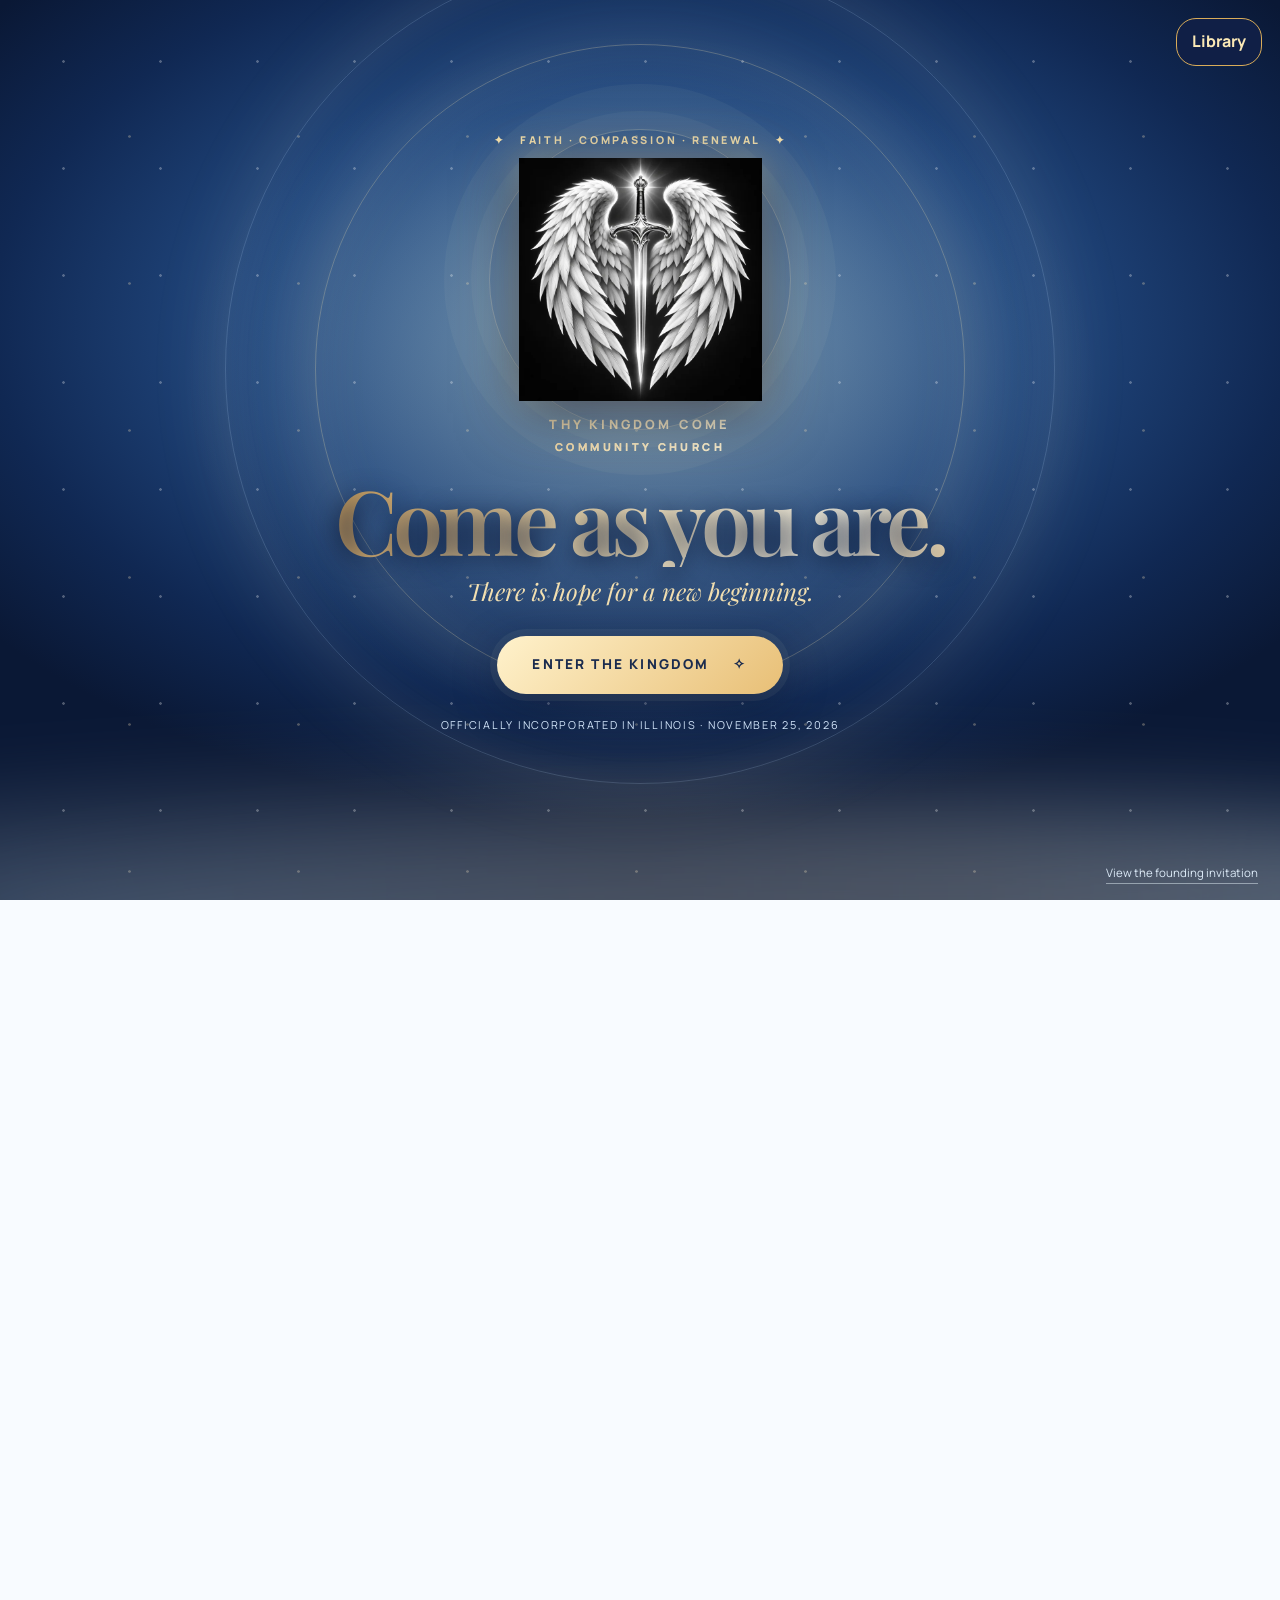
<file: index.html>
<!doctype html>
<html lang="en">
<head>
<meta charset="utf-8">
<meta name="viewport" content="width=device-width,initial-scale=1">
<meta name="theme-color" content="#101f46">
<meta name="description" content="Thy Kingdom Come Humanity Ministry is an Illinois not-for-profit corporation, officially incorporated November 25, 2026. Christian-rooted, all-welcome faith, compassion and service.">
<meta name="robots" content="index,follow,max-image-preview:large">
<link rel="canonical" href="https://thykingdomcomehumanity.org/">
<link rel="icon" href="/assets/profile-wings-sword.webp" type="image/webp">
<link rel="preconnect" href="https://fonts.googleapis.com">
<link rel="preconnect" href="https://fonts.gstatic.com" crossorigin>
<link href="https://fonts.googleapis.com/css2?family=DM+Sans:wght@400;500;600;700;800&family=Manrope:wght@400;500;600;700;800&family=Playfair+Display:wght@500;600;700&display=swap" rel="stylesheet">
<link rel="stylesheet" href="/assets/style.css?v=10">
<link rel="stylesheet" href="/assets/launch.css?v=2">
<style>
/* Zeffy donation launch, November 21, 2026 */
.header-donate{display:inline-flex;align-items:center;justify-content:center;flex-shrink:0;gap:7px;padding:12px 18px;border-radius:999px;background:linear-gradient(120deg,#fbe9b6,#d9ac59);color:#12294a;text-decoration:none;font-weight:800;font-size:.78rem;letter-spacing:.055em;box-shadow:0 4px 20px #f1c47755;white-space:nowrap}
.header-donate:hover,.header-donate:focus-visible{background:#fff1c6;transform:translateY(-1px)}
.giving-panel{display:flex;flex-direction:column;gap:12px}
.giving-panel h3{margin:0}
.giving-panel .fundraiser-label{font-weight:800;color:#234c7d;font-size:.96rem}
.giving-panel .fundraiser-target{font-size:.84rem;color:#50617b;margin:0}
.giving-panel .fundraiser-meter{position:relative;overflow:hidden;width:100%;height:120px;min-height:120px;border:1px solid #d6e4f2;border-radius:14px;background:#f6f9fc}
.giving-panel .fundraiser-meter iframe{position:absolute;border:0;inset:0;width:100%;height:120px}
.giving-panel .donation-link{display:inline-flex;align-items:center;justify-content:center;text-align:center;text-decoration:none;width:100%}
.giving-panel .giving-disclosure{font-size:.78rem;line-height:1.55;color:#5c6d84;margin:0}
@media(max-width:1100px){.header-donate{padding:10px 13px;font-size:.7rem}}
@media(max-width:850px){.header-donate{display:inline-flex;margin:4px auto;order:2}.nav-links{order:3}}
</style>
<meta property="og:type" content="website">
<meta property="og:site_name" content="Thy Kingdom Come Humanity Ministry">
<meta property="og:title" content="Thy Kingdom Come Humanity Ministry | Established Illinois Nonprofit">
<meta property="og:description" content="Thy Kingdom Come Humanity Ministry is an Illinois not-for-profit corporation, officially incorporated November 25, 2026. Christian-rooted, all-welcome faith, compassion and service.">
<meta property="og:url" content="https://thykingdomcomehumanity.org/">
<meta property="og:image" content="https://thykingdomcomehumanity.org/assets/thy-kingdom-come-logo.webp">
<meta name="twitter:card" content="summary_large_image">
<meta name="twitter:title" content="Thy Kingdom Come Humanity Ministry | Established Illinois Nonprofit">
<meta name="twitter:description" content="Thy Kingdom Come Humanity Ministry is an Illinois not-for-profit corporation, officially incorporated November 25, 2026. Christian-rooted, all-welcome faith, compassion and service.">
<meta name="twitter:image" content="https://thykingdomcomehumanity.org/assets/thy-kingdom-come-logo.webp">
<meta property="og:image:alt" content="Thy Kingdom Come Community Church — angel wings, sword and golden doorway logo">
<title>Thy Kingdom Come Humanity Ministry | Established Illinois Nonprofit</title>
<script type="application/ld+json">
{
  "@context": "https://schema.org",
  "@graph": [
    {
      "@type": "Organization",
      "@id": "https://thykingdomcomehumanity.org/#organization",
      "name": "Thy Kingdom Come Humanity Ministry",
      "legalName": "THY KINGDOM COME HUMANITY MINISTRY",
      "foundingDate": "2026-11-21",
      "foundingLocation": {"@type":"Place","name":"Illinois, United States"},
      "identifier": {"@type":"PropertyValue","propertyID":"Illinois Secretary of State file number","value":"75752962"},
      "alternateName": [
        "Thy Kingdom Come",
        "ThyKingdomCome",
        "Thy Kingdom Come Humanity",
        "Thy Kingdom Come Community Church"
      ],
      "url": "https://thykingdomcomehumanity.org/",
      "description": "Thy Kingdom Come Humanity Ministry is an Illinois not-for-profit corporation, officially incorporated November 25, 2026. Christian-rooted, all-welcome faith, compassion and service.",
      "logo": {
        "@type": "ImageObject",
        "url": "https://thykingdomcomehumanity.org/assets/thy-kingdom-come-logo.webp"
      },
      "email": "thykingdomcomeproject@gmail.com",
      "sameAs": [
        "https://www.tiktok.com/@thy.kingdom.come29",
        "https://www.instagram.com/thykingdomcomehumanity/",
        "https://www.youtube.com/channel/UCAfTpzI8AHamxablPOezY9w"
      ]
    },
    {
      "@type": "WebSite",
      "@id": "https://thykingdomcomehumanity.org/#website",
      "name": "Thy Kingdom Come Humanity Ministry",
      "alternateName": [
        "Thy Kingdom Come",
        "ThyKingdomCome",
        "Thy Kingdom Come Humanity",
        "Thy Kingdom Come Community Church"
      ],
      "url": "https://thykingdomcomehumanity.org/",
      "inLanguage": "en-US",
      "publisher": {
        "@id": "https://thykingdomcomehumanity.org/#organization"
      }
    },
    {
      "@type": "WebPage",
      "dateModified": "2026-11-26",
      "@id": "https://thykingdomcomehumanity.org/#webpage",
      "url": "https://thykingdomcomehumanity.org/",
      "name": "Thy Kingdom Come Humanity Ministry | Established Illinois Nonprofit",
      "description": "Thy Kingdom Come Humanity Ministry is an Illinois not-for-profit corporation, officially incorporated November 25, 2026. Christian-rooted, all-welcome faith, compassion and service.",
      "inLanguage": "en-US",
      "isPartOf": {
        "@id": "https://thykingdomcomehumanity.org/#website"
      },
      "about": {
        "@id": "https://thykingdomcomehumanity.org/#organization"
      }
    }
  ]
}
</script>
<noscript><style>body{overflow:auto!important}.welcome{display:none!important}#public-site{visibility:visible!important}</style></noscript>
<script src="/assets/header-rain.js?v=1" defer></script>
</head>
<body>
<a class="skip" href="#mission">Skip to the ministry</a>
<section class="welcome" id="welcome" aria-labelledby="welcome-title">
  <div class="welcome-sky" aria-hidden="true"><div class="heaven-orbit orbit-one"></div><div class="heaven-orbit orbit-two"></div><div class="starlight"></div><div id="light-rain" class="light-rain"></div><div class="cloud cloud-one"></div><div class="cloud cloud-two"></div></div>
  <div class="welcome-inner">
    <div class="welcome-kicker"><span class="sparkle">✦</span> FAITH · COMPASSION · RENEWAL <span class="sparkle">✦</span></div>
    <div class="welcome-emblem">
      <div class="emblem-rays"></div>
      <img src="/assets/profile-wings-sword.webp" width="280" height="280" alt="Thy Kingdom Come Community Church black-and-white angel wings and sword emblem" fetchpriority="high">
    </div>
    <p class="welcome-name">THY KINGDOM COME <span>COMMUNITY CHURCH</span></p>
    <h1 id="welcome-title">Come as you are.</h1>
    <p class="welcome-script">There is hope for a new beginning.</p>
    <a class="enter-button" id="enter-site" href="#home"><span>ENTER THE KINGDOM</span><span aria-hidden="true">✧</span></a>
    <p class="welcome-foot">Officially incorporated in Illinois · November 25, 2026</p>
  </div>
  <a class="welcome-access" href="/invitation.html">View the founding invitation</a>
  <a href="/library.html" style="position:absolute;top:18px;right:18px;z-index:5;color:#fbe9b6;background:#101f46;padding:9px 15px;border:1px solid #d9ac59;border-radius:20px;text-decoration:none;font-weight:750">Library</a>
</section>
<div id="public-site">
<header class="site-header">
  <div class="header-light-rain" id="header-light-rain" aria-hidden="true"></div>
  <div class="container header-inner">
    <a class="wordmark" href="#home" aria-label="Thy Kingdom Come Community Church home">
      <img src="/assets/thy-kingdom-come-logo.webp" width="118" height="118" alt="">
      <span>THY KINGDOM COME <small>COMMUNITY CHURCH</small></span>
    </a>
    <nav class="nav-links" aria-label="Main navigation">
      <a href="#mission">Our Mission</a><a href="#vision">Our Vision</a><a href="#pathways">Our Plans</a><a href="/councils.html">Our Councils</a><a href="/members.html">The Gathering</a><a href="/founder.html">Co-Founder</a><a href="/invitation.html">Invitation</a><a href="/join.html">Join the Founding Team</a><a href="/members.html">The Gathering</a><a href="/founder.html">Co-Founder</a><a href="/partners.html">Church Partnerships</a><a href="/volunteer.html">Volunteer</a><a href="#support">Support / Donate</a><a href="/library.html" style="color:#fbe9b6;font-weight:800">Library</a><a href="#contact">Contact Us</a>
    </nav>
    <a class="nav-cta" href="/join.html">JOIN THE MISSION <span aria-hidden="true">↗</span></a>
    <a class="header-donate" href="https://www.zeffy.com/donation-form/the-kingdom-come-humanity-ministry" target="_blank" rel="noopener noreferrer" aria-label="Donate securely to Thy Kingdom Come through Zeffy">❤ DONATE <span aria-hidden="true">↗</span></a>
  </div>
</header>
<main id="home" tabindex="-1">
  <section class="hero-main" aria-labelledby="hero-title">
    <div class="hero-glow" aria-hidden="true"></div>
    <div class="container hero-grid">
      <div class="hero-copy">
        <p class="eyebrow light"><span class="tiny-star">✦</span> THY KINGDOM COME COMMUNITY CHURCH</p>
        <h1 id="hero-title">Come as you are.<br><em>Leave with hope.</em></h1>
        <p class="hero-lead">No perfect past. No judgment at the door. Just people, purpose, and the belief that everyone deserves a chance to begin again.</p>
        <p class="hero-sub">Thy Kingdom Come Humanity Ministry is an officially established Illinois not-for-profit corporation, launched November 21, 2026 and incorporated November 25, 2026. We are building a faith-centered community with a vision to support people facing homelessness, addiction, personal loss, and life's hardest transitions.</p>
        <div class="hero-actions"><a class="button gold-button" href="https://www.zeffy.com/donation-form/the-kingdom-come-humanity-ministry" target="_blank" rel="noopener noreferrer">Support the foundation <span aria-hidden="true">↗</span></a><a class="button outline-button" href="/join.html">Join our founding team <span aria-hidden="true">↓</span></a></div>
        <p class="hero-note"><span class="status-dot"></span> Officially incorporated in Illinois · November 25, 2026 · Seeking leaders, partners &amp; volunteers</p>
      </div>
      <div class="hero-art" aria-label="Original church emblem with angel wings and sword against a heavenly glow">
        <div class="art-aura"></div><div class="art-ring ring-a"></div><div class="art-ring ring-b"></div>
        <img class="hero-logo" src="/assets/thy-kingdom-come-logo.webp" width="350" height="350" alt="Thy Kingdom Come original angel-wing, sword, and church emblem">
        <div class="floating-word float-one">FAITH</div>
        <div class="floating-word float-two">GRACE</div>
        <div class="floating-word float-three">HOPE</div>
        <div class="floating-word float-four">LOVE</div>
        <div class="floating-word float-five">FREEDOM</div>
        <div class="floating-word float-six">JOY</div>
        <div class="floating-word float-seven">FELLOWSHIP</div>
        <p class="art-caption">“Let compassion become action.”</p>
      </div>
    </div>
    <div class="hero-bottom" aria-hidden="true"></div>
  </section>

  <section class="manifesto-band" aria-label="Our guiding words">
    <div class="container"><span>YOU BELONG</span><span class="band-star">✦</span><span>YOU MATTER</span><span class="band-star">✦</span><span>YOU CAN BEGIN AGAIN</span></div>
  </section>

  <section class="section mission-section" id="mission">
    <div class="container">
      <div class="section-intro center reveal"><p class="eyebrow">THE HEART OF OUR MISSION</p><h2>Everyone has a story.<br><em>Everyone deserves compassion.</em></h2><p>We believe faith is lived through service: meeting people where they are, listening first, and helping them find a path toward dignity, stability, connection, and hope.</p></div>
      <div class="mission-grid">
        <article class="purpose-card reveal"><span class="icon-bubble" aria-hidden="true">⌂</span><h3>Hope beyond homelessness</h3><p>Our vision includes practical outreach and partnerships that help people experiencing housing insecurity reconnect with safe resources and a pathway forward.</p></article>
        <article class="purpose-card reveal"><span class="icon-bubble" aria-hidden="true">✧</span><h3>Recovery without judgment</h3><p>People struggling with addiction deserve dignity. We hope to connect individuals with qualified recovery services, supportive communities, and encouragement.</p></article>
        <article class="purpose-card reveal"><span class="icon-bubble" aria-hidden="true">♡</span><h3>Compassion in every crisis</h3><p>From grief and illness to financial hardship and family disruption, our aim is to stand alongside people and help connect them with appropriate support.</p></article>
        <article class="purpose-card reveal"><span class="icon-bubble" aria-hidden="true">✿</span><h3>Food, essentials &amp; care</h3><p>Future volunteer efforts may support food access, clothing, basic necessities, and neighbor-to-neighbor outreach as resources and partnerships grow.</p></article>
        <article class="purpose-card reveal multi-faith-card">
          <span class="icon-bubble" aria-hidden="true">♡</span>
          <h3>Faith, fellowship &amp; belonging</h3>
          <p>Rooted in Christian faith, we welcome people of every religion, spiritual tradition, and those of no faith. You do not have to share our beliefs to find friendship, compassion, and a place to serve the greater good.</p>
          <div class="faith-symbols" role="img" aria-label="Symbols of Christianity, Islam, Judaism, Hinduism, Buddhism, Sikhism, and Taoism; all faiths and people of no faith are welcome.">
            <span title="Christianity" aria-hidden="true">✝</span>
            <span title="Islam" aria-hidden="true">☪</span>
            <span title="Judaism" aria-hidden="true">✡</span>
            <span title="Hinduism" aria-hidden="true">ॐ</span>
            <span title="Buddhism" aria-hidden="true">☸</span>
            <span title="Sikhism" aria-hidden="true">☬</span>
            <span title="Taoism" aria-hidden="true">☯</span>
          </div>
          <p class="faith-invite">Different beliefs. Shared humanity. Everyone belongs.</p>
        </article>
        <article class="purpose-card reveal"><span class="icon-bubble" aria-hidden="true">✦</span><h3>A fresh start together</h3><p>Our long-term goal is to help create pathways toward stability through trusted housing, workforce, community, and social-service partnerships.</p></article>
      </div>
      <p class="section-note reveal">Our Illinois corporation is established; community outreach programs are in the planning stage. These are goals, not a claim that shelter, treatment, or direct assistance programs are currently operating.</p>
    </div>
  </section>

  <section class="quote-section" aria-label="Invitation to belong">
    <div class="container quote-inner reveal"><div class="quote-mark">“</div><h2>Come as you are.</h2><p>Not when you're ready. Not when you're perfect. Right now, as you are.</p><div class="quote-line"></div><span>THE PROMISE THAT GUIDES OUR VISION</span></div>
  </section>

  <section class="section vision-section" id="vision">
    <div class="container vision-grid">
      <div class="reveal"><p class="eyebrow">THE BIGGER PICTURE</p><h2>Not just a church.<br><em>A movement of humanity.</em></h2><p class="body-lead">We envision a network of people and institutions working together so that faith and service can reach far beyond a single building.</p><p>Our long-term ambition includes a community church, a separately governed service foundation, responsible housing-support partnerships, and ultimately a wider collaborative network of churches.</p><a class="text-link" href="#pathways">See how we plan to build <span aria-hidden="true">↗</span></a></div>
      <div class="vision-feature reveal"><div class="feature-kicker">OUR NORTH STAR</div><strong>144</strong><span>churches envisioned</span><p>A long-term aspiration—not a claim that 144 churches have joined. We begin with one carefully built foundation.</p><div class="feature-horizon" aria-hidden="true"></div></div>
    </div>
  </section>

  <section class="section pathways-section" id="pathways">
    <div class="container">
      <div class="section-intro center reveal"><p class="eyebrow">FROM VISION TO SERVICE</p><h2>Build with purpose.<br><em>Grow with integrity.</em></h2><p>Our focus is to create a responsible organization before we promise services or expand into programs.</p></div>
      <div class="pathway-list">
        <article class="pathway reveal"><div class="pathway-number">01</div><div><span class="pathway-tag">WHERE WE ARE</span><h3>Build the founding team</h3><p>Recruit board directors and capable administrative leaders, develop governance and policies and create transparent financial controls following Illinois incorporation.</p></div></article>
        <article class="pathway reveal"><div class="pathway-number">02</div><div><span class="pathway-tag">OUR NEXT STEPS</span><h3>Find partners &amp; launch meaningful outreach</h3><p>Work with established churches, shelters, recovery providers, community groups, and volunteers; plan carefully scoped events and pilot activities when ready.</p></div></article>
        <article class="pathway reveal"><div class="pathway-number">03</div><div><span class="pathway-tag">LONG-TERM VISION</span><h3>Build pathways to lasting stability</h3><p>Explore charitable housing assistance, workforce connections, food-growing projects, and a future community campus subject to funding, professional partners, and approvals.</p></div></article>
      </div>
      <div class="future-note reveal"><span class="future-icon">✦</span><p><strong>Our longer-term blueprint:</strong> Thy Kingdom Come Community Church, a separately organized Kingdom Community Restoration Foundation, and the future Keeper's House support concept. Each would require its own governance, funding, and approvals.</p></div>
    </div>
  </section>

  <section class="section" id="our-councils" style="background:linear-gradient(125deg,#0f2348,#214777);color:#f3f7ff">
    <div class="container" style="max-width:900px;text-align:center">
      <p class="eyebrow light">TWO COUNCILS · ONE SHARED MISSION</p>
      <h2 style="color:#fff">Shepherds &amp; <em style="color:#f1d59a">Divine Warriors</em></h2>
      <p style="font-size:1.1rem;color:#dce9fa">Our proposed Council of Shepherds will guide spiritual teaching and care. Our Divine Warriors will bring faith into action through peaceful outreach, compassionate service, and responsible volunteer support.</p>
      <p style="color:#e4ebf5">Members will be able to pursue service ranks based on preparation, humility, and accountability—not status or spiritual superiority. The councils and ranks are being developed as part of our founding plan.</p>
      <a class="button gold-button" href="/councils.html">Explore the councils and ranks <span aria-hidden="true">↗</span></a>
    </div>
  </section>

  <section class="section recruitment-section" id="recruitment">
    <div class="container">
      <div class="recruitment-top reveal"><div><p class="eyebrow light">THE FOUNDING INVITATION</p><h2>We are looking for<br><em>people with a heart to serve.</em></h2></div><p>Something meaningful begins with people willing to build it. We are recruiting thoughtful, skilled, compassionate individuals to shape this ministry from day one.</p></div>
      <div class="recruit-grid">
        <article class="recruit-card reveal"><span class="recruit-index">01 / GOVERNANCE</span><h3>3 Founding Board Directors</h3><p>Individuals committed to accountability, ethical leadership, community service, and responsible organizational oversight.</p><a href="mailto:thykingdomcomeproject@gmail.com?subject=Interest%20in%20Founding%20Board%20Director%20Role">Express interest <span aria-hidden="true">↗</span></a></article>
        <article class="recruit-card reveal"><span class="recruit-index">02 / OPERATIONS</span><h3>Administrative Leaders</h3><p>People with experience in organization, scheduling, communications, governance documentation, budgeting, and project coordination.</p><a href="mailto:thykingdomcomeproject@gmail.com?subject=Interest%20in%20Administration%20Role">Express interest <span aria-hidden="true">↗</span></a></article>
        <article class="recruit-card reveal"><span class="recruit-index">03 / COMMUNITY</span><h3>Volunteers &amp; Event Builders</h3><p>Compassionate organizers, faith leaders, mentors, and event volunteers who want to help establish responsible community outreach.</p><a href="mailto:thykingdomcomeproject@gmail.com?subject=Interest%20in%20Volunteering%20and%20Events">Express interest <span aria-hidden="true">↗</span></a></article>
        <article class="recruit-card reveal"><span class="recruit-index">04 / PARTNERSHIPS</span><h3>Community &amp; Professional Partners</h3><p>Churches, licensed care providers, housing organizations, advocates, grant advisers, and people who can connect us with reliable services.</p><a href="mailto:thykingdomcomeproject@gmail.com?subject=Community%20Partnership%20Inquiry">Start a conversation <span aria-hidden="true">↗</span></a></article>
      </div>
      <p class="recruit-fineprint">Roles, qualifications, responsibilities, and any compensation are to be defined during formation. Expressing interest is not an offer of employment or appointment.</p>
    </div>
  </section>

  <section class="section support-section" id="support">
    <div class="container support-grid">
      <div class="reveal">
        <p class="eyebrow">A FOUNDATION BUILT ON TRUST</p>
        <h2>Give the vision<br><em>room to grow.</em></h2>
        <p>Thy Kingdom Come Humanity Ministry launched November 21, 2026. Your support helps us prepare responsible governance, establish our founding community, and plan future faith-centered service. Our Illinois Articles of Incorporation were approved and recorded November 25, 2026 (state file 75752962). An IRS EIN was issued November 21, 2026. Federal tax-exempt status and organizational banking have not yet been confirmed.</p>
      </div>
      <div class="support-panel giving-panel reveal">
        <div class="support-symbol" aria-hidden="true">✧</div>
        <h3>Build the foundation</h3>
        <p class="fundraiser-label">Live giving progress · Zeffy</p>
        <p class="fundraiser-target">Founding fundraising goal: $25,000</p>
        <div class="fundraiser-meter">
          <iframe id="zeffy-progress" title="Zeffy fundraising total and goal progress" loading="lazy" src="https://www.zeffy.com/embed/thermometer/the-kingdom-come-humanity-ministry" allowTransparency="true"></iframe>
        </div>
        <div style="display:flex;align-items:center;flex-wrap:wrap;gap:12px;justify-content:space-between;margin:0">
          <button id="refresh-zeffy-progress" type="button" style="border:1px solid #bd9b5c;background:#fff8eb;color:#193758;border-radius:99px;padding:9px 13px;cursor:pointer;font:800 .76rem 'Manrope',sans-serif">↻ Refresh total</button>
          <a href="https://www.zeffy.com/donation-form/the-kingdom-come-humanity-ministry" target="_blank" rel="noopener noreferrer" style="font-size:.78rem;color:#315883;font-weight:800;text-underline-offset:3px">View campaign on Zeffy ↗</a>
        </div>
        <p class="giving-disclosure">Zeffy provides the amount shown above. After a donation, the figure can take time to reflect processing; refresh this display or check the Zeffy campaign directly. No website number is manually entered.</p>
        <a class="button gold-button donation-link" href="https://www.zeffy.com/donation-form/the-kingdom-come-humanity-ministry" target="_blank" rel="noopener noreferrer">DONATE SECURELY VIA ZEFFY <span aria-hidden="true">↗</span></a>
        <p class="giving-disclosure">The live total reflects contributions tracked by Zeffy, not a bank account balance. Thy Kingdom Come Humanity Ministry is an Illinois not-for-profit corporation, incorporated November 25, 2026; federal tax-exempt status has not been confirmed. Do not assume gifts are tax-deductible.</p>
        <a class="button soft-button" href="mailto:thykingdomcomeproject@gmail.com?subject=Supporting%20Thy%20Kingdom%20Come">Questions about our mission? <span aria-hidden="true">↗</span></a>
      </div>
    </div>
  </section>

  <section class="contact-section" id="contact">
  <div class="container contact-inner reveal">
    <span class="contact-star">✦</span>
    <p class="eyebrow light">LET'S BUILD SOMETHING MEANINGFUL</p>
    <h2>The door is open.<br><em>Come as you are.</em></h2>
    <p>All faiths and backgrounds are welcome. Have a question, an idea, or a heart to serve? Leave your name and a message for the ministry.</p>
    <form class="contact-form" action="https://formsubmit.co/thykingdomcomeproject@gmail.com" method="POST" aria-label="Send a message to the ministry">
      <input type="hidden" name="_subject" value="New website message — Thy Kingdom Come Community Church">
      <input type="hidden" name="_next" value="https://thykingdomcomehumanity.org/thanks.html">
      <input type="hidden" name="_template" value="table">
      <input type="text" name="_honey" class="form-honeypot" tabindex="-1" autocomplete="off" aria-hidden="true">
      <div class="contact-form-fields">
        <div class="contact-field">
          <label for="visitor-name">Your name <span aria-hidden="true">*</span></label>
          <input id="visitor-name" name="name" type="text" autocomplete="name" placeholder="Your name" maxlength="100" required>
        </div>
        <div class="contact-field">
          <label for="visitor-email">Your email <span class="contact-optional">(optional)</span></label>
          <input id="visitor-email" name="email" type="email" autocomplete="email" placeholder="So we can reply, if you wish" maxlength="254">
        </div>
      </div>
      <div class="contact-field">
        <label for="visitor-message">Your message <span aria-hidden="true">*</span></label>
        <textarea id="visitor-message" name="message" rows="5" maxlength="2000" placeholder="Tell us what's on your heart…" required></textarea>
      </div>
      <button class="button gold-button contact-submit" type="submit">Send message <span aria-hidden="true">↗</span></button>
      <p class="contact-privacy">Messages are processed securely by FormSubmit and emailed to the ministry. Please avoid sharing sensitive personal information.</p>
    </form>
    <p class="contact-direct">Prefer email? Write directly to <a href="mailto:thykingdomcomeproject@gmail.com">thykingdomcomeproject@gmail.com</a></p>
  </div>
</section>
</main>
<footer class="founder-footer">
<div class="container footer-grid">
  <div class="footer-branding"><img src="/assets/thy-kingdom-come-logo.webp" width="60" height="60" alt=""><div><strong>THY KINGDOM COME</strong><span>COMMUNITY CHURCH</span></div></div>
  <div class="footer-founder"><strong>Founder: “I AM WHO I AM”</strong></div>
  <nav class="footer-links" aria-label="Footer navigation"><a href="/">Home</a><a href="/#mission">Our Mission</a><a href="/#vision">Our Vision</a><a href="/#pathways">Our Plans</a><a href="/councils.html">Our Councils</a><a href="/invitation.html">Invitation</a><a href="/volunteer.html">Volunteer</a><a href="/library.html">Library</a><a href="/#contact">Contact</a></nav>
  <nav class="footer-social" aria-label="Official social accounts" style="display:flex;flex-wrap:wrap;gap:16px;font-size:.93rem"><a href="https://www.tiktok.com/@thy.kingdom.come29" rel="noopener noreferrer" target="_blank">TikTok</a><a href="https://www.instagram.com/thykingdomcomehumanity/" rel="noopener noreferrer" target="_blank">Instagram</a><a href="https://www.youtube.com/channel/UCAfTpzI8AHamxablPOezY9w" rel="noopener noreferrer" target="_blank">YouTube</a></nav>
  <p class="footer-copyright">© 2026 Thy Kingdom Come Community Church. All rights reserved. An Illinois not-for-profit corporation, incorporated November 25, 2026.</p>
<p class="footer-cofounder"><a href="/founder.html" style="color:#f8dfaa;text-underline-offset:4px">Ronald Chadee · Co-Founder &amp; Founding Steward</a> · In faith, God is the source of the mission.</p>
</div></footer>
</div>
<script>
(function(){
  var refresh=document.getElementById('refresh-zeffy-progress'),meter=document.getElementById('zeffy-progress');
  if(refresh&&meter){refresh.addEventListener('click',function(){
    var clean='https://www.zeffy.com/embed/thermometer/the-kingdom-come-humanity-ministry';
    meter.src=clean+'?refresh='+Date.now();
    refresh.textContent='↻ Refresh again';
  });}
})();
</script>
<script>
(function(){
  var gate=document.getElementById('welcome'),site=document.getElementById('public-site'),enter=document.getElementById('enter-site');
  var reduced=window.matchMedia && window.matchMedia('(prefers-reduced-motion: reduce)').matches;
  var sky=document.getElementById('light-rain');
  if(!reduced){for(var i=0;i<52;i++){var d=document.createElement('span');d.className='light-drop';d.style.left=((i*47.31)%100)+'%';d.style.animationDelay=(-(i*0.41)%8)+'s';d.style.animationDuration=(3.8+(i%7)*0.49)+'s';d.style.opacity=(0.19+(i%5)*0.085);sky.appendChild(d);}}
  function finish(skipFocus){
    document.body.classList.add('entered');site.inert=false;
    try{sessionStorage.setItem('tkc_site_entered','yes')}catch(e){}
    window.setTimeout(function(){gate.hidden=true;if(!skipFocus){document.getElementById('home').focus({preventScroll:true})}},reduced?0:750);
  }
  site.inert=true;
  try{if(sessionStorage.getItem('tkc_site_entered')==='yes')finish(true)}catch(e){}
  enter.addEventListener('click',function(event){event.preventDefault();finish(false);window.scrollTo({top:0,behavior:'instant'})});
  if('IntersectionObserver' in window && !reduced){document.body.classList.add('motion-ready');var obs=new IntersectionObserver(function(entries){entries.forEach(function(e){if(e.isIntersecting){e.target.classList.add('seen');obs.unobserve(e.target)}})},{threshold:.08});document.querySelectorAll('.reveal').forEach(function(x){obs.observe(x)})}
})();
</script>
</body>
</html>
</file>
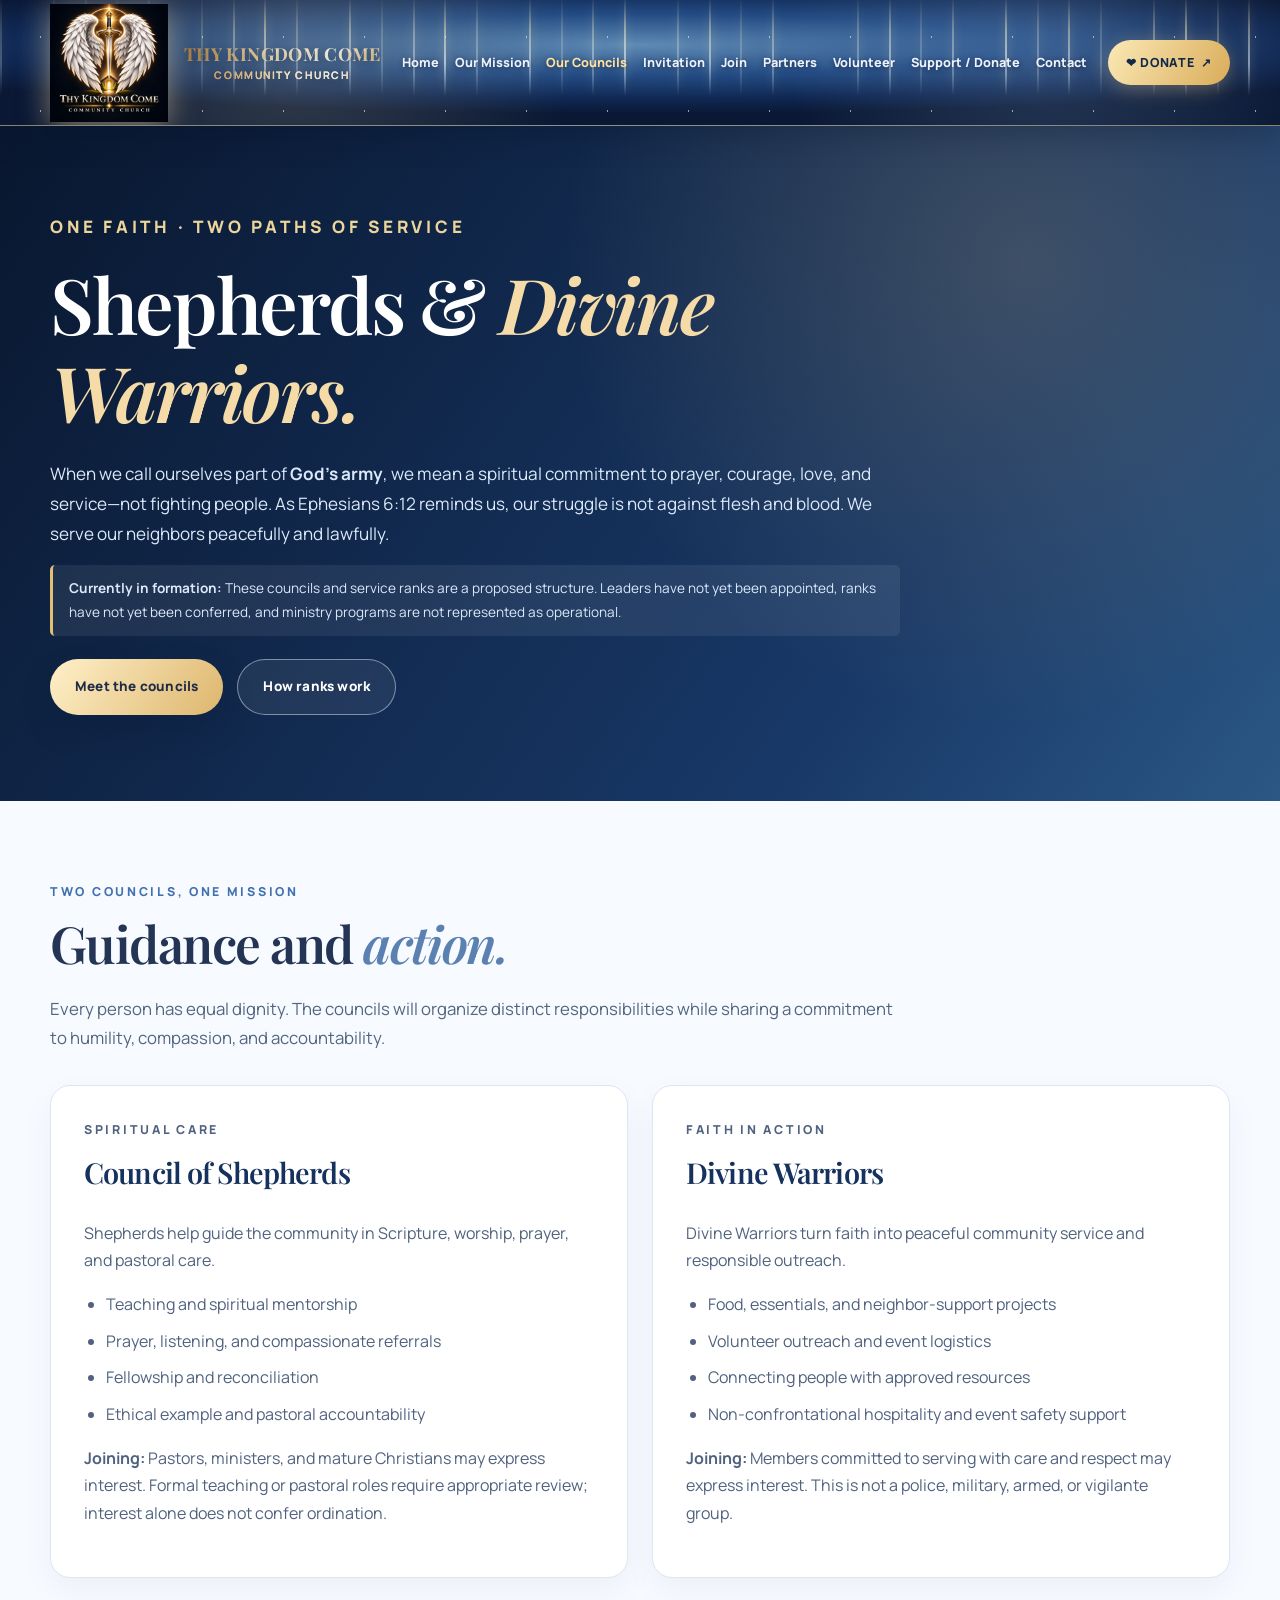
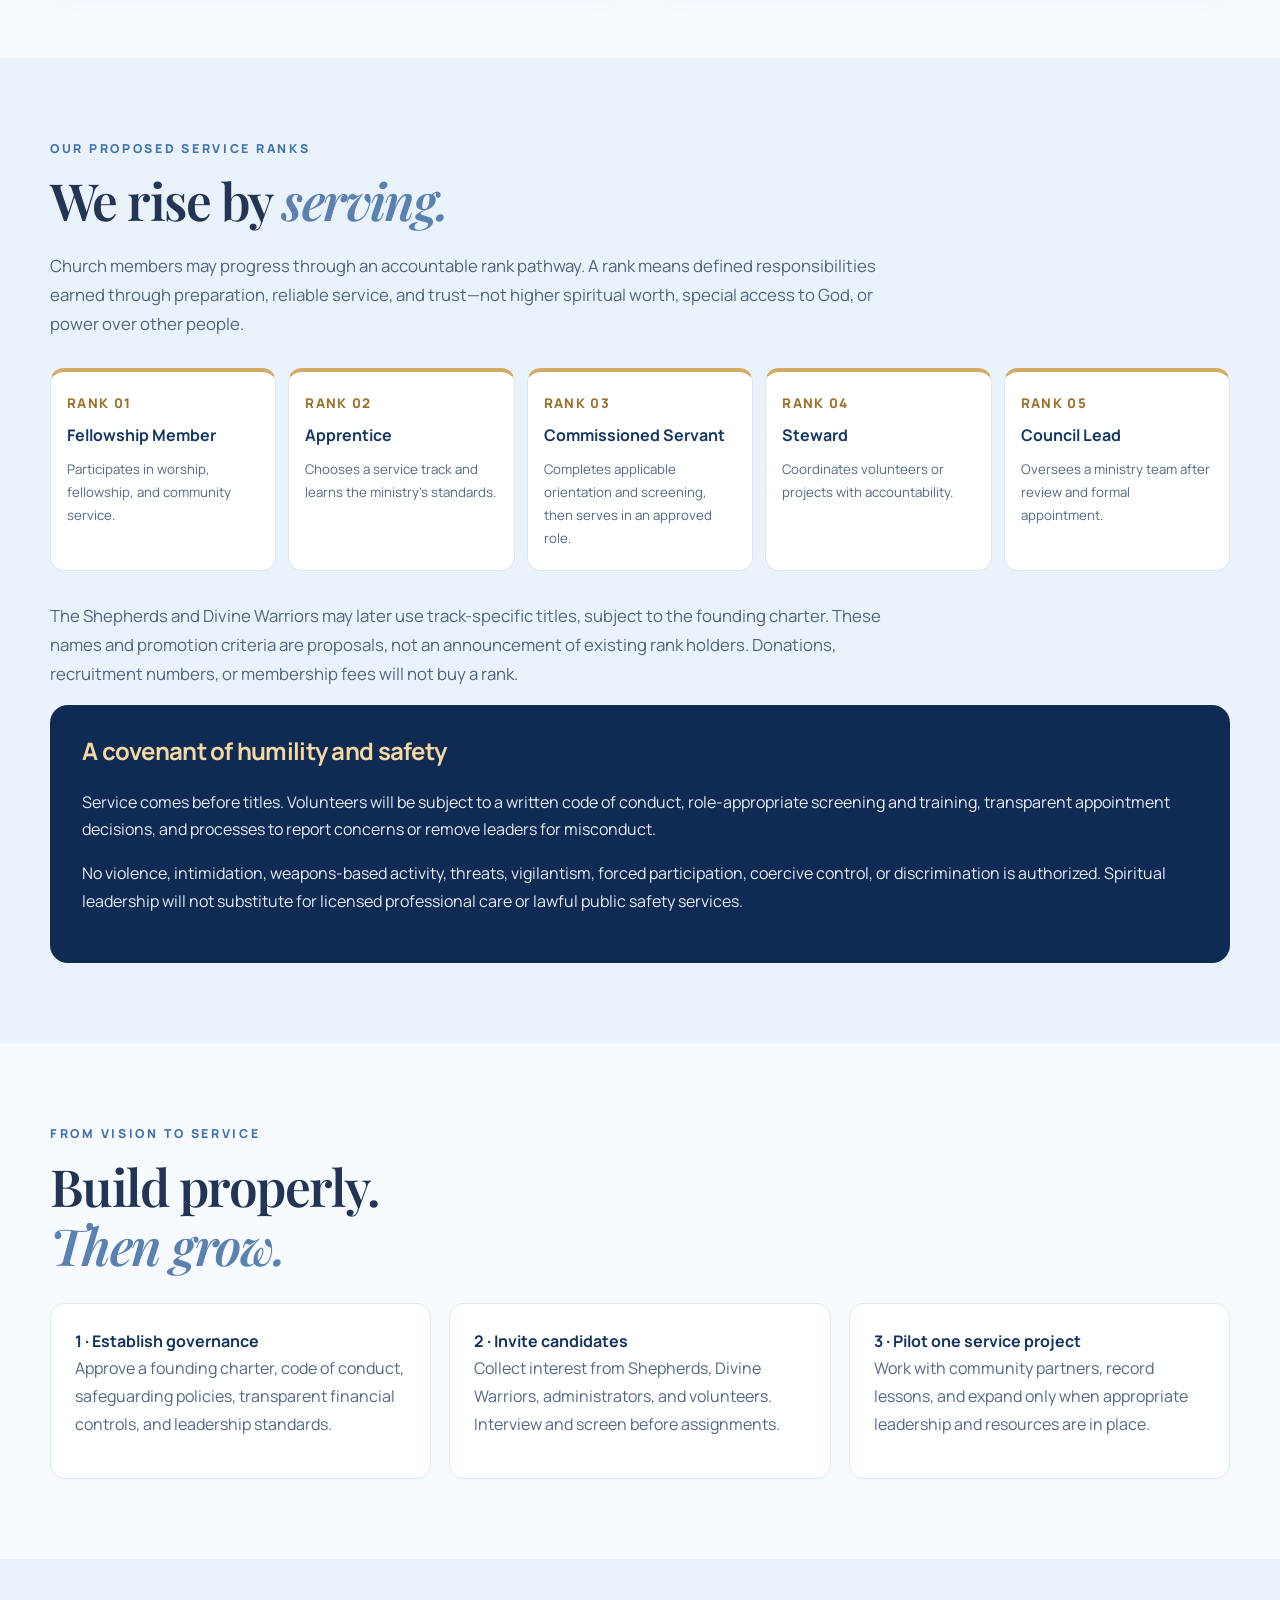
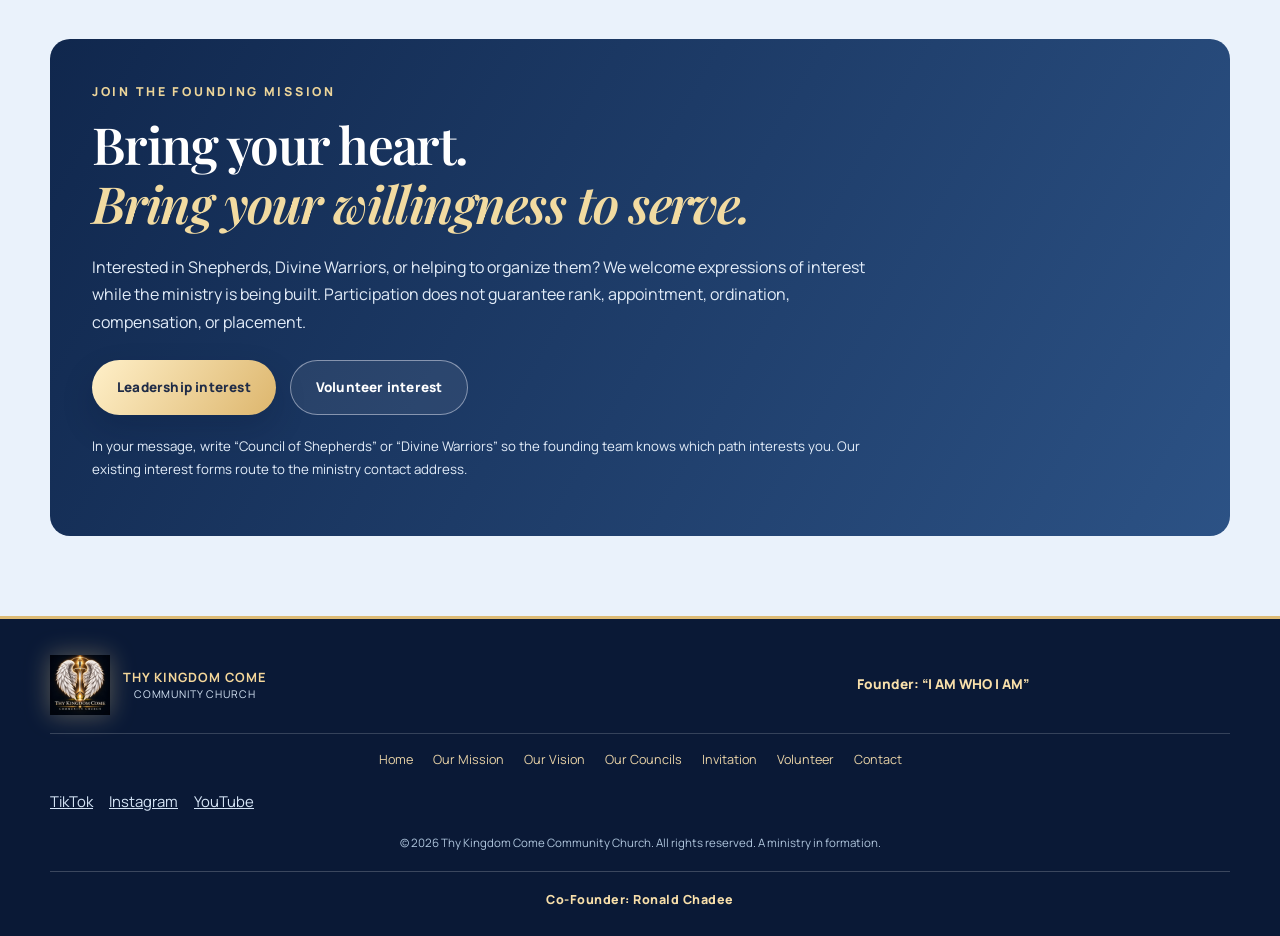
<file: councils.html>
<!doctype html>
<html lang="en"><head>
<meta charset="utf-8"><meta name="viewport" content="width=device-width,initial-scale=1">
<meta name="theme-color" content="#101f46">
<meta name="description" content="Explore the proposed Council of Shepherds and Divine Warriors at Thy Kingdom Come Community Church, including faith, service and accountability.">
<meta name="robots" content="index,follow">
<link rel="canonical" href="https://thykingdomcomehumanity.org/councils.html">
<meta property="og:site_name" content="Thy Kingdom Come Community Church">
<meta property="og:title" content="Our Councils | Thy Kingdom Come Community Church">
<meta property="og:description" content="Explore the proposed Council of Shepherds and Divine Warriors at Thy Kingdom Come Community Church, including faith, service and accountability.">
<meta property="og:url" content="https://thykingdomcomehumanity.org/councils.html">
<meta property="og:image" content="https://thykingdomcomehumanity.org/assets/thy-kingdom-come-logo.webp">
<meta name="twitter:card" content="summary_large_image">
<meta name="twitter:title" content="Our Councils | Thy Kingdom Come Community Church">
<meta name="twitter:description" content="Explore the proposed Council of Shepherds and Divine Warriors at Thy Kingdom Come Community Church, including faith, service and accountability.">
<meta name="twitter:image" content="https://thykingdomcomehumanity.org/assets/thy-kingdom-come-logo.webp">
<link rel="icon" href="/assets/thy-kingdom-come-logo.webp" type="image/webp">
<link rel="preconnect" href="https://fonts.googleapis.com"><link rel="preconnect" href="https://fonts.gstatic.com" crossorigin>
<link href="https://fonts.googleapis.com/css2?family=Manrope:wght@400;500;600;700;800&family=Playfair+Display:wght@500;600;700&display=swap" rel="stylesheet">
<link rel="stylesheet" href="/assets/style.css?v=10"><link rel="stylesheet" href="/assets/launch.css?v=3">
<title>Our Councils | Thy Kingdom Come Community Church</title>
<script type="application/ld+json">
{
  "@context": "https://schema.org",
  "@graph": [
    {
      "@type": "WebPage",
      "@id": "https://thykingdomcomehumanity.org/councils.html#webpage",
      "url": "https://thykingdomcomehumanity.org/councils.html",
      "name": "Our Councils | Thy Kingdom Come Community Church",
      "description": "Explore the proposed Council of Shepherds and Divine Warriors at Thy Kingdom Come Community Church, including faith, service and accountability.",
      "inLanguage": "en-US",
      "isPartOf": {
        "@id": "https://thykingdomcomehumanity.org/#website"
      },
      "about": {
        "@id": "https://thykingdomcomehumanity.org/#organization"
      }
    }
  ]
}
</script>
<style>
.c-hero{padding:86px 0;background:radial-gradient(circle at 80% 20%,#d9b87533,transparent 40%),linear-gradient(125deg,#09172f,#183867 70%,#2b5785);color:white}.c-hero h1{font-size:clamp(2.8rem,6vw,5rem);max-width:790px;margin:8px 0 24px}.c-hero h1 em{color:#f5dba7}.c-hero p{max-width:850px;color:#dbe9fa;font-size:1.07rem}
.c-hero .c-note{border-left:3px solid #e3bf73;background:#ffffff12;padding:12px 16px;font-size:.85rem;border-radius:5px}
.c-actions{display:flex;gap:14px;flex-wrap:wrap;margin:23px 0 0}
.c-section{padding:80px 0}.c-section.alt{background:#eaf2fb}.c-section h2{font-size:clamp(2.2rem,4vw,3.6rem);margin:8px 0 21px}.c-lead{max-width:860px;color:#526680;font-size:1.05rem}
.c-grid{display:grid;grid-template-columns:1fr 1fr;gap:24px;margin-top:33px}.c-card{background:#fff;border:1px solid #dce7f3;border-radius:20px;padding:33px;box-shadow:0 12px 34px #152c530c}.c-card h3{font:600 1.8rem 'Playfair Display',serif;color:#15315e}.c-card p,.c-card li{color:#50627f}.c-card li{margin:9px 0}.c-card ul{padding-left:22px}
.rank-path{display:grid;grid-template-columns:repeat(5,1fr);gap:12px;list-style:none;padding:0;margin:30px 0}.rank-path li{background:#fff;border-radius:14px;border:1px solid #dce7f3;border-top:4px solid #d3ab64;padding:20px 16px}.rank-path small{display:block;color:#9c732e;font-weight:800;letter-spacing:.1em;margin-bottom:10px}.rank-path strong{display:block;color:#173763;line-height:1.3}.rank-path span{display:block;color:#546882;font-size:.83rem;margin-top:12px}
.c-covenant{background:#102b53;border-radius:18px;padding:32px;color:#ebf2fb}.c-covenant h3{color:#f4d9a5;font-size:1.5rem}.c-covenant p{color:#e5edf9}
.c-steps{display:grid;grid-template-columns:repeat(3,1fr);gap:18px;margin-top:28px}.c-step{background:#fff;border:1px solid #dce7f3;border-radius:14px;padding:24px}.c-step strong{color:#15335f}.c-step p{color:#536983}
.c-join{padding:42px;border-radius:20px;background:linear-gradient(120deg,#10274d,#2c5285);color:white}.c-join h2{color:white}.c-join h2 em{color:#f2dba1}.c-join p{max-width:810px;color:#e3edf9}
@media(max-width:950px){.rank-path{grid-template-columns:repeat(3,1fr)}.c-grid{grid-template-columns:1fr}}
@media(max-width:670px){.c-hero,.c-section{padding:56px 0}.rank-path,.c-steps{grid-template-columns:1fr}.c-join,.c-card{padding:25px}}
</style><script src="/assets/header-rain.js?v=1" defer></script>
</head>
<body class="entered founding-page"><a class="skip" href="#main-content">Skip to content</a>
<header class="site-header"><div class="header-light-rain" aria-hidden="true"></div><div class="container header-inner"><a class="wordmark" href="/" aria-label="Thy Kingdom Come home"><img src="/assets/thy-kingdom-come-logo.webp" width="94" height="94" alt=""><span>THY KINGDOM COME <small>COMMUNITY CHURCH</small></span></a>
<nav class="page-navigation" aria-label="Main navigation"><a href="/">Home</a><a href="/#mission">Our Mission</a><a href="/councils.html" aria-current="page">Our Councils</a><a href="/invitation.html">Invitation</a><a href="/join.html">Join</a><a href="/partners.html">Partners</a><a href="/volunteer.html">Volunteer</a><a href="/#support">Support / Donate</a><a href="/#contact">Contact</a></nav><a class="header-donate" href="https://www.zeffy.com/donation-form/the-kingdom-come-humanity-ministry" target="_blank" rel="noopener noreferrer" aria-label="Donate securely through Zeffy">❤ DONATE <span aria-hidden="true">↗</span></a></div></header>
<main id="main-content">
<section class="c-hero"><div class="container">
<p class="eyebrow light">ONE FAITH · TWO PATHS OF SERVICE</p><h1>Shepherds &amp; <em>Divine Warriors.</em></h1>
<p>When we call ourselves part of <strong>God's army</strong>, we mean a spiritual commitment to prayer, courage, love, and service—not fighting people. As Ephesians 6:12 reminds us, our struggle is not against flesh and blood. We serve our neighbors peacefully and lawfully.</p>
<p class="c-note"><strong>Currently in formation:</strong> These councils and service ranks are a proposed structure. Leaders have not yet been appointed, ranks have not yet been conferred, and ministry programs are not represented as operational.</p>
<div class="c-actions"><a href="#councils" class="button gold-button">Meet the councils</a><a href="#ranks" class="button outline-button">How ranks work</a></div>
</div></section>
<section class="c-section" id="councils"><div class="container">
<p class="eyebrow">TWO COUNCILS, ONE MISSION</p><h2>Guidance and <em>action.</em></h2><p class="c-lead">Every person has equal dignity. The councils will organize distinct responsibilities while sharing a commitment to humility, compassion, and accountability.</p>
<div class="c-grid">
<article class="c-card"><p class="eyebrow">SPIRITUAL CARE</p><h3>Council of Shepherds</h3><p>Shepherds help guide the community in Scripture, worship, prayer, and pastoral care.</p><ul><li>Teaching and spiritual mentorship</li><li>Prayer, listening, and compassionate referrals</li><li>Fellowship and reconciliation</li><li>Ethical example and pastoral accountability</li></ul><p><strong>Joining:</strong> Pastors, ministers, and mature Christians may express interest. Formal teaching or pastoral roles require appropriate review; interest alone does not confer ordination.</p></article>
<article class="c-card"><p class="eyebrow">FAITH IN ACTION</p><h3>Divine Warriors</h3><p>Divine Warriors turn faith into peaceful community service and responsible outreach.</p><ul><li>Food, essentials, and neighbor-support projects</li><li>Volunteer outreach and event logistics</li><li>Connecting people with approved resources</li><li>Non-confrontational hospitality and event safety support</li></ul><p><strong>Joining:</strong> Members committed to serving with care and respect may express interest. This is not a police, military, armed, or vigilante group.</p></article>
</div></div></section>
<section class="c-section alt" id="ranks"><div class="container">
<p class="eyebrow">OUR PROPOSED SERVICE RANKS</p><h2>We rise by <em>serving.</em></h2>
<p class="c-lead">Church members may progress through an accountable rank pathway. A rank means defined responsibilities earned through preparation, reliable service, and trust—not higher spiritual worth, special access to God, or power over other people.</p>
<ol class="rank-path">
<li><small>RANK 01</small><strong>Fellowship Member</strong><span>Participates in worship, fellowship, and community service.</span></li>
<li><small>RANK 02</small><strong>Apprentice</strong><span>Chooses a service track and learns the ministry's standards.</span></li>
<li><small>RANK 03</small><strong>Commissioned Servant</strong><span>Completes applicable orientation and screening, then serves in an approved role.</span></li>
<li><small>RANK 04</small><strong>Steward</strong><span>Coordinates volunteers or projects with accountability.</span></li>
<li><small>RANK 05</small><strong>Council Lead</strong><span>Oversees a ministry team after review and formal appointment.</span></li>
</ol>
<p class="c-lead">The Shepherds and Divine Warriors may later use track-specific titles, subject to the founding charter. These names and promotion criteria are proposals, not an announcement of existing rank holders. Donations, recruitment numbers, or membership fees will not buy a rank.</p>
<div class="c-covenant"><h3>A covenant of humility and safety</h3><p>Service comes before titles. Volunteers will be subject to a written code of conduct, role-appropriate screening and training, transparent appointment decisions, and processes to report concerns or remove leaders for misconduct.</p><p>No violence, intimidation, weapons-based activity, threats, vigilantism, forced participation, coercive control, or discrimination is authorized. Spiritual leadership will not substitute for licensed professional care or lawful public safety services.</p></div>
</div></section>
<section class="c-section" id="plan"><div class="container"><p class="eyebrow">FROM VISION TO SERVICE</p><h2>Build properly.<br><em>Then grow.</em></h2>
<div class="c-steps"><div class="c-step"><strong>1 · Establish governance</strong><p>Approve a founding charter, code of conduct, safeguarding policies, transparent financial controls, and leadership standards.</p></div><div class="c-step"><strong>2 · Invite candidates</strong><p>Collect interest from Shepherds, Divine Warriors, administrators, and volunteers. Interview and screen before assignments.</p></div><div class="c-step"><strong>3 · Pilot one service project</strong><p>Work with community partners, record lessons, and expand only when appropriate leadership and resources are in place.</p></div></div>
</div></section>
<section class="c-section alt" id="join"><div class="container"><div class="c-join"><p class="eyebrow light">JOIN THE FOUNDING MISSION</p><h2>Bring your heart.<br><em>Bring your willingness to serve.</em></h2>
<p>Interested in Shepherds, Divine Warriors, or helping to organize them? We welcome expressions of interest while the ministry is being built. Participation does not guarantee rank, appointment, ordination, compensation, or placement.</p>
<div class="c-actions"><a class="button gold-button" href="/invitation.html#interest">Leadership interest</a><a class="button outline-button" href="/volunteer.html#volunteer-interest">Volunteer interest</a></div>
<p style="font-size:.83rem;margin-top:20px">In your message, write “Council of Shepherds” or “Divine Warriors” so the founding team knows which path interests you. Our existing interest forms route to the ministry contact address.</p>
</div></div></section>
</main>
<footer class="founder-footer"><div class="container footer-grid"><div class="footer-branding"><img src="/assets/thy-kingdom-come-logo.webp" width="60" height="60" alt=""><div><strong>THY KINGDOM COME</strong><span>COMMUNITY CHURCH</span></div></div>
<div class="footer-founder"><strong>Founder: “I AM WHO I AM”</strong></div>
<nav class="footer-links" aria-label="Footer navigation"><a href="/">Home</a><a href="/#mission">Our Mission</a><a href="/#vision">Our Vision</a><a href="/councils.html">Our Councils</a><a href="/invitation.html">Invitation</a><a href="/volunteer.html">Volunteer</a><a href="/#contact">Contact</a></nav>
<nav class="footer-social" aria-label="Official social accounts" style="display:flex;flex-wrap:wrap;gap:16px;font-size:.93rem"><a href="https://www.tiktok.com/@thy.kingdom.come29" rel="noopener noreferrer" target="_blank">TikTok</a><a href="https://www.instagram.com/thykingdomcomehumanity/" rel="noopener noreferrer" target="_blank">Instagram</a><a href="https://www.youtube.com/channel/UCAfTpzI8AHamxablPOezY9w" rel="noopener noreferrer" target="_blank">YouTube</a></nav>
<p class="footer-copyright">© 2026 Thy Kingdom Come Community Church. All rights reserved. A ministry in formation.</p>
<p class="footer-cofounder">Co-Founder: Ronald Chadee</p></div></footer>
</body></html>
</file>
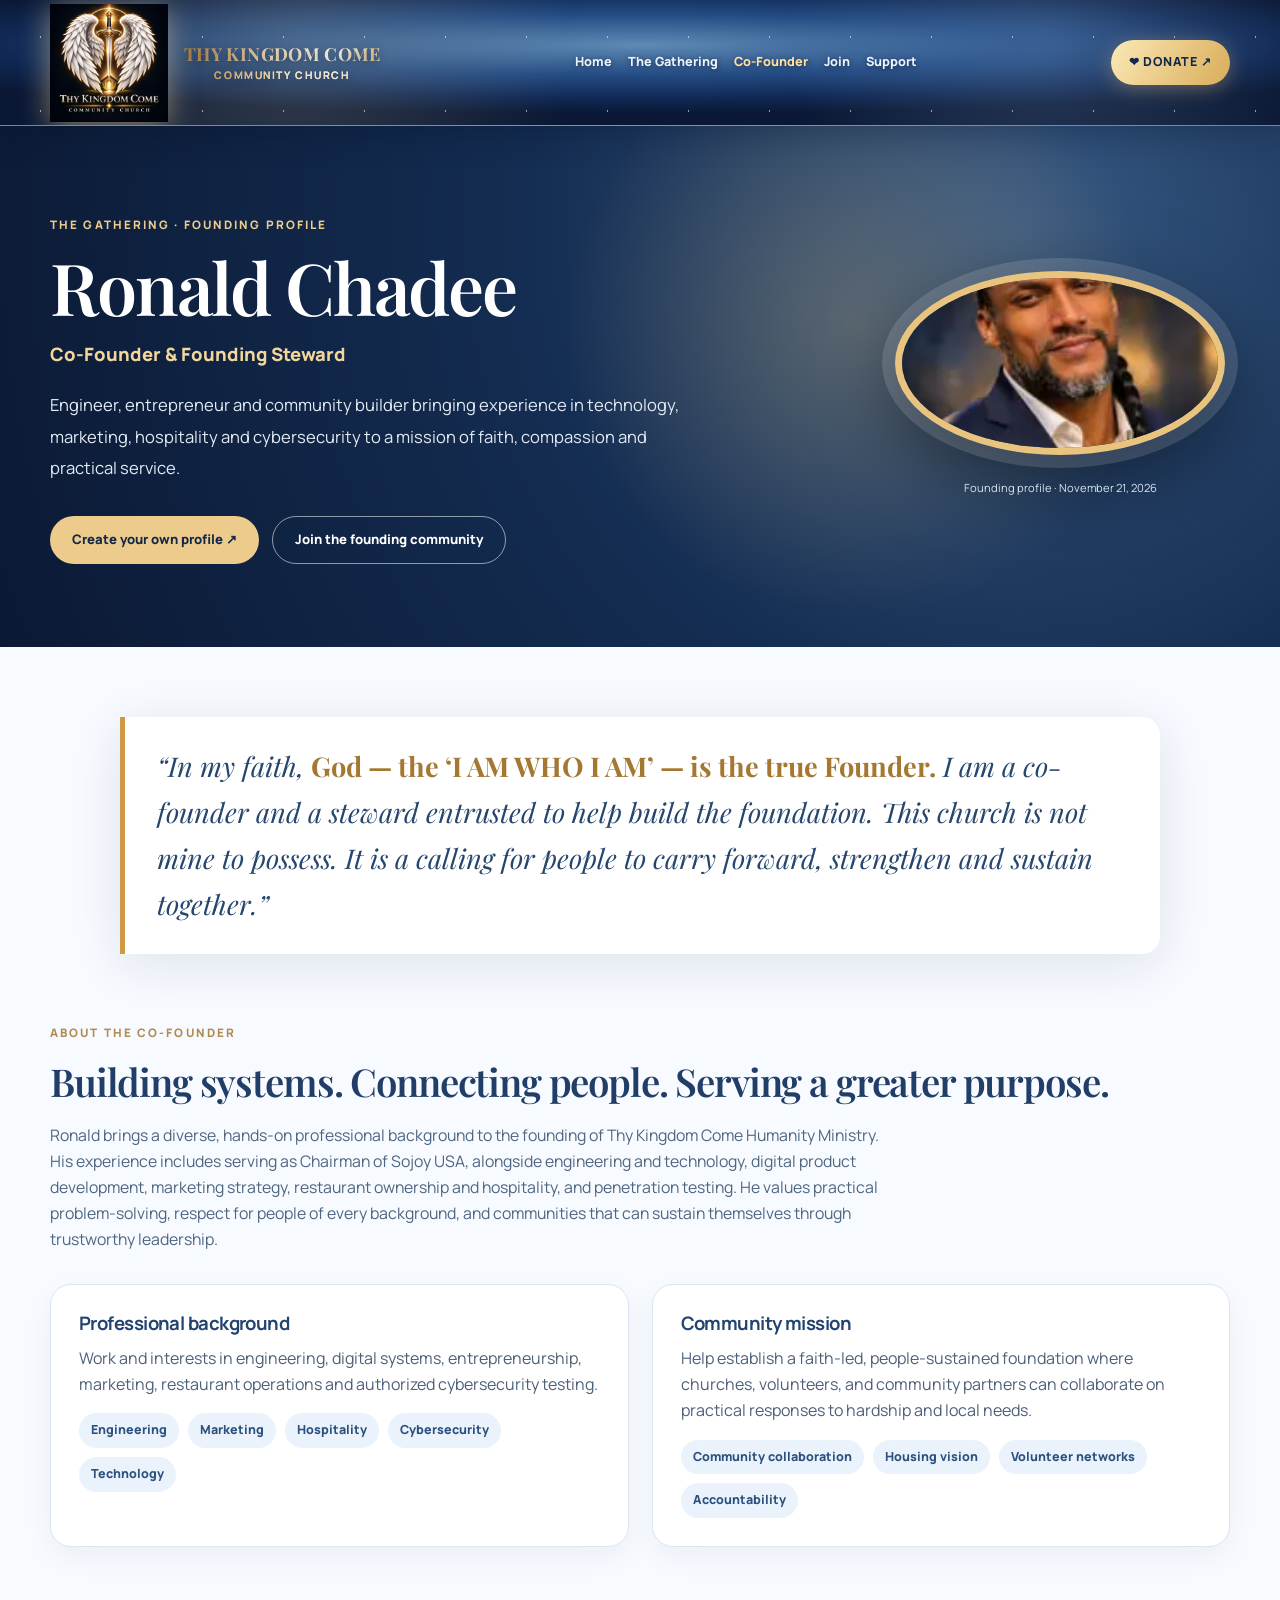
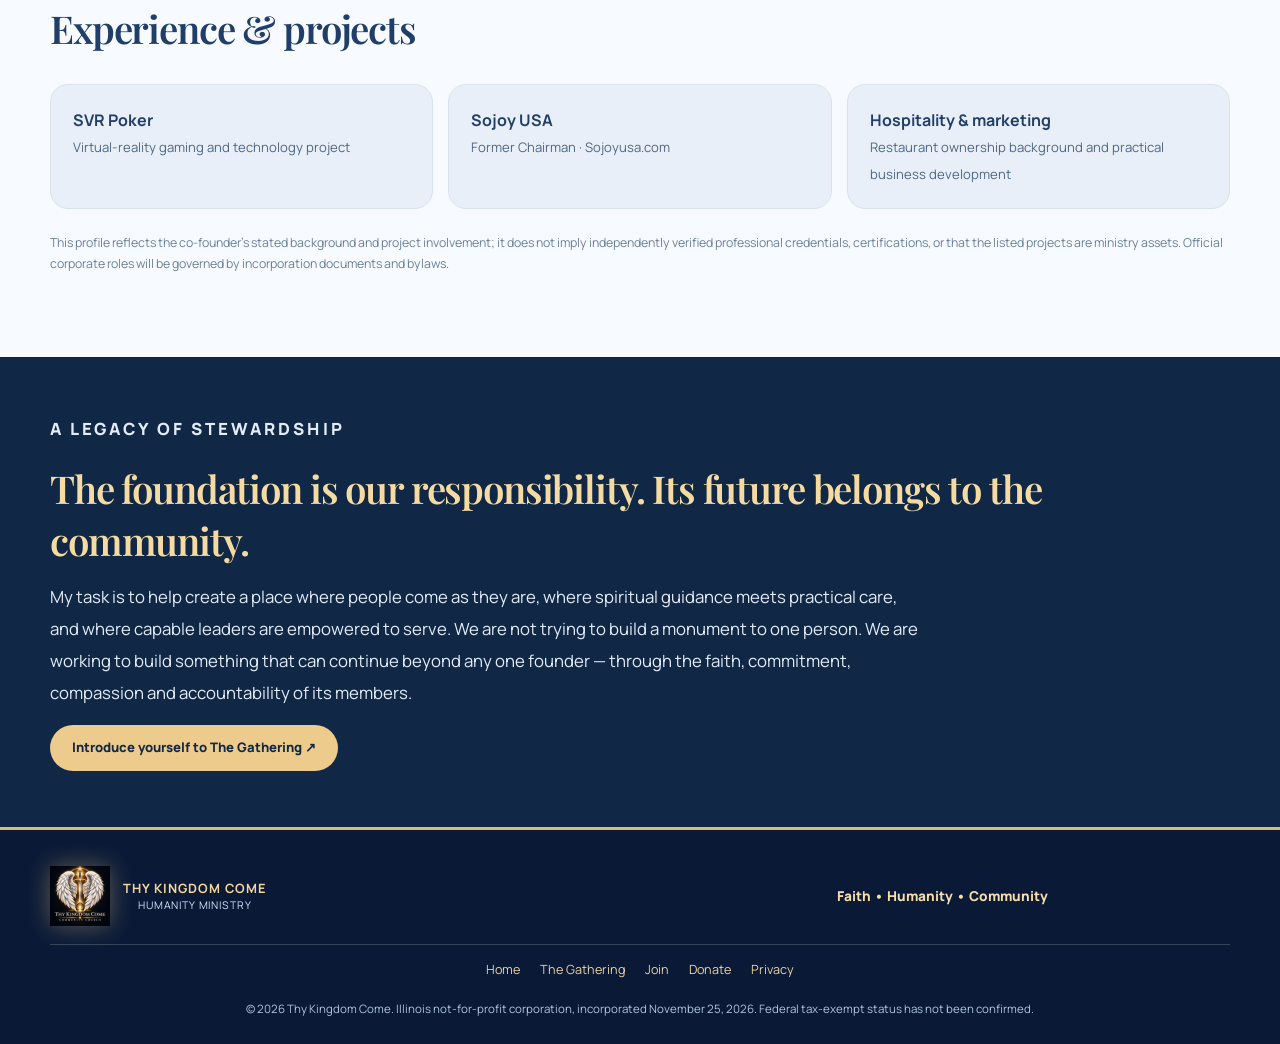
<file: founder.html>
<!doctype html>
<html lang="en"><head>
<meta charset="utf-8"><meta name="viewport" content="width=device-width, initial-scale=1">
<meta name="theme-color" content="#10274a">
<title>Ronald Chadee | Co-Founder & Founding Steward | Thy Kingdom Come</title>
<meta name="description" content="Meet Ronald Chadee, Co-Founder and Founding Steward of Thy Kingdom Come Humanity Ministry. A community-builder with experience spanning engineering, technology, cybersecurity, marketing and hospitality.">
<link rel="canonical" href="https://thykingdomcomehumanity.org/founder.html">
<link rel="icon" href="/assets/profile-wings-sword.webp" type="image/webp">
<link rel="stylesheet" href="/assets/style.css?v=10"><link rel="stylesheet" href="/assets/launch.css?v=3">
<link rel="preconnect" href="https://fonts.googleapis.com"><link rel="preconnect" href="https://fonts.gstatic.com" crossorigin>
<link href="https://fonts.googleapis.com/css2?family=DM+Sans:wght@400;500;600;700;800&family=Manrope:wght@400;500;600;700;800&family=Playfair+Display:wght@500;600;700&display=swap" rel="stylesheet">
<meta property="og:title" content="Ronald Chadee — Co-Founder & Founding Steward"><meta property="og:description" content="Building the foundation. Serving the people. Leaving the mission in the community's hands.">
<meta property="og:image" content="https://thykingdomcomehumanity.org/assets/cofounder-ronald-portrait.webp">
<style>
.profile-page{background:#f1f5fb;color:#1b2f4b;font-family:'Manrope',sans-serif;line-height:1.65}
.profile-page .site-header{position:relative}
.profile-page .profile-hero{position:relative;overflow:hidden;background:radial-gradient(circle at 80% 20%,#375983 0%,#142d52 45%,#0b1934 100%);color:white;padding:90px 0 83px}
.profile-page .profile-hero::before{content:"";position:absolute;inset:0;background:radial-gradient(circle at 67% 38%,#e4be7644,transparent 32%);pointer-events:none}
.profile-page .hero-profile-grid{position:relative;display:grid;grid-template-columns:minmax(0,1fr) 340px;align-items:center;gap:75px}
.profile-page .eyebrow{font-weight:800;letter-spacing:.18em;font-size:.73rem;color:#ebcc8b}
.profile-page h1{font:600 clamp(2.6rem,5.6vw,4.8rem)/1.11 'Playfair Display',serif;color:#fff;margin:12px 0}
.profile-page .role{font-weight:800;color:#f2d69b;font-size:1.15rem;margin:0 0 20px}
.profile-page .lead{font-size:1.04rem;color:#e2eaf4;max-width:640px;line-height:1.9}
.profile-page .hero-profile-photo{width:100%;max-width:330px;aspect-ratio:1;object-fit:cover;border-radius:50%;border:7px solid #e8c47e;outline:13px solid #fff2;box-shadow:0 25px 85px #0008;display:block;margin:auto}
.profile-page .photo-note{text-align:center;color:#d7e4f1;font-size:.7rem;margin-top:24px}
.profile-page .actions{display:flex;gap:13px;flex-wrap:wrap;margin-top:32px}
.profile-page .action{display:inline-flex;text-decoration:none;padding:12px 22px;border-radius:99px;font-size:.82rem;font-weight:800;align-items:center;gap:8px}
.profile-page .primary-action{background:#eccb8c;color:#132846}.profile-page .secondary-action{color:white;border:1px solid #ffffff88}
.profile-page .section-wrap{padding:70px 0}
.profile-page .founding-quote{border-left:5px solid #cc9944;padding:26px 32px;border-radius:0 18px 18px 0;background:#fff;box-shadow:0 10px 50px #1c36531c;font:italic clamp(1.2rem,2.4vw,1.7rem)/1.7 'Playfair Display',Georgia,serif;color:#25466e;max-width:1040px;margin:auto}
.profile-page .founding-quote strong{font-style:normal;color:#a57832}
.profile-page .section-head{font:600 clamp(1.8rem,3vw,2.4rem) 'Playfair Display',Georgia,serif;color:#203e68;margin:0 0 15px}
.profile-page .intro{max-width:840px;color:#4e6580;font-size:.99rem}
.profile-page .profile-panels{display:grid;grid-template-columns:1fr 1fr;gap:23px;margin-top:32px}
.profile-page .profile-panel{padding:28px;background:white;border:1px solid #dbe5f3;border-radius:21px;box-shadow:0 10px 30px #1834570d}
.profile-page .profile-panel h3{margin:0 0 10px;color:#234371;font-size:1.16rem}
.profile-page .profile-panel p{margin:0;color:#4d6079}
.profile-page .skills{display:flex;flex-wrap:wrap;gap:9px;margin-top:16px}
.profile-page .skill{font-size:.78rem;border-radius:99px;background:#eaf2fb;color:#2c517f;padding:7px 12px;font-weight:800}
.profile-page .projects{display:grid;grid-template-columns:repeat(3,1fr);gap:15px;margin-top:30px}
.profile-page .project{background:#e8eff8;border-radius:18px;padding:22px;border:1px solid #d8e2ef}
.profile-page .project strong{display:block;font-size:1rem;color:#213f69}
.profile-page .project span{font-size:.82rem;color:#506783}
.profile-page .statement{background:#102846;color:#edf5ff;padding:56px 0}
.profile-page .statement .section-head{color:#f5dba2}
.profile-page .statement p{max-width:870px;font-size:1.05rem;line-height:1.9;color:#e4ecf7}
.profile-page .fineprint{font-size:.77rem;color:#698098;line-height:1.7;margin-top:24px}
@media(max-width:860px){.profile-page .hero-profile-grid{grid-template-columns:1fr;text-align:center;gap:38px}.profile-page .hero-profile-photo{width:260px}.profile-page .actions{justify-content:center}.profile-page .profile-panels{grid-template-columns:1fr}.profile-page .projects{grid-template-columns:1fr}}
@media(max-width:540px){.profile-page .profile-hero{padding:56px 0 58px}.profile-page .hero-profile-photo{width:220px}.profile-page .section-wrap{padding:48px 0}.profile-page .founding-quote{padding:21px}.profile-page .profile-panel{padding:22px}}
</style></head>
<body class="entered founding-page profile-page">
<a class="skip" href="#main-content">Skip to profile</a>
<header class="site-header"><div class="header-light-rain" aria-hidden="true"></div><div class="container header-inner">
<a class="wordmark" href="/" aria-label="Thy Kingdom Come home"><img src="/assets/thy-kingdom-come-logo.webp" alt="" width="94" height="94"><span>THY KINGDOM COME <small>COMMUNITY CHURCH</small></span></a>
<nav class="page-navigation" aria-label="Main navigation"><a href="/">Home</a><a href="/members.html">The Gathering</a><a href="/founder.html" aria-current="page">Co-Founder</a><a href="/join.html">Join</a><a href="/#support">Support</a></nav>
<a class="header-donate" href="https://www.zeffy.com/donation-form/the-kingdom-come-humanity-ministry" target="_blank" rel="noopener noreferrer">❤ DONATE ↗</a>
</div></header>
<main id="main-content">
<section class="profile-hero"><div class="container hero-profile-grid"><div>
<p class="eyebrow">THE GATHERING · FOUNDING PROFILE</p>
<h1>Ronald Chadee</h1>
<p class="role">Co-Founder &amp; Founding Steward</p>
<p class="lead">Engineer, entrepreneur and community builder bringing experience in technology, marketing, hospitality and cybersecurity to a mission of faith, compassion and practical service.</p>
<div class="actions"><a class="action primary-action" href="/members.html">Create your own profile ↗</a><a class="action secondary-action" href="/join.html">Join the founding community</a></div></div>
<div><img class="hero-profile-photo" src="/assets/cofounder-ronald-portrait.webp" alt="Approved professional portrait of Ronald Chadee" width="184" height="184"><p class="photo-note">Founding profile · November 21, 2026</p></div>
</div></section>
<section class="section-wrap"><div class="container"><blockquote class="founding-quote">
“In my faith, <strong>God — the ‘I AM WHO I AM’ — is the true Founder.</strong> I am a co-founder and a steward entrusted to help build the foundation. This church is not mine to possess. It is a calling for people to carry forward, strengthen and sustain together.”
</blockquote></div></section>
<section class="section-wrap" style="padding-top:0"><div class="container">
<p class="eyebrow" style="color:#b18b4f">ABOUT THE CO-FOUNDER</p><h2 class="section-head">Building systems. Connecting people. Serving a greater purpose.</h2>
<p class="intro">Ronald brings a diverse, hands-on professional background to the founding of Thy Kingdom Come Humanity Ministry. His experience includes serving as Chairman of Sojoy USA, alongside engineering and technology, digital product development, marketing strategy, restaurant ownership and hospitality, and penetration testing. He values practical problem-solving, respect for people of every background, and communities that can sustain themselves through trustworthy leadership.</p>
<div class="profile-panels">
<article class="profile-panel"><h3>Professional background</h3><p>Work and interests in engineering, digital systems, entrepreneurship, marketing, restaurant operations and authorized cybersecurity testing.</p><div class="skills"><span class="skill">Engineering</span><span class="skill">Marketing</span><span class="skill">Hospitality</span><span class="skill">Cybersecurity</span><span class="skill">Technology</span></div></article>
<article class="profile-panel"><h3>Community mission</h3><p>Help establish a faith-led, people-sustained foundation where churches, volunteers, and community partners can collaborate on practical responses to hardship and local needs.</p><div class="skills"><span class="skill">Community collaboration</span><span class="skill">Housing vision</span><span class="skill">Volunteer networks</span><span class="skill">Accountability</span></div></article>
</div>
<h2 class="section-head" style="margin-top:55px">Experience &amp; projects</h2>
<div class="projects">
<div class="project"><strong>SVR Poker</strong><span>Virtual-reality gaming and technology project</span></div>
<div class="project"><strong>Sojoy USA</strong><span>Former Chairman · Sojoyusa.com</span></div>
<div class="project"><strong>Hospitality &amp; marketing</strong><span>Restaurant ownership background and practical business development</span></div>
</div>
<p class="fineprint">This profile reflects the co-founder's stated background and project involvement; it does not imply independently verified professional credentials, certifications, or that the listed projects are ministry assets. Official corporate roles will be governed by incorporation documents and bylaws.</p>
</div></section>
<section class="statement"><div class="container"><p class="eyebrow">A LEGACY OF STEWARDSHIP</p><h2 class="section-head">The foundation is our responsibility. Its future belongs to the community.</h2>
<p>My task is to help create a place where people come as they are, where spiritual guidance meets practical care, and where capable leaders are empowered to serve. We are not trying to build a monument to one person. We are working to build something that can continue beyond any one founder — through the faith, commitment, compassion and accountability of its members.</p>
<a class="action primary-action" href="/members.html">Introduce yourself to The Gathering ↗</a></div></section>
</main>
<footer class="founder-footer"><div class="container footer-grid"><div class="footer-branding"><img src="/assets/thy-kingdom-come-logo.webp" width="60" height="60" alt=""><div><strong>THY KINGDOM COME</strong><span>HUMANITY MINISTRY</span></div></div><div class="footer-founder"><strong>Faith • Humanity • Community</strong></div>
<nav class="footer-links" aria-label="Footer navigation"><a href="/">Home</a><a href="/members.html">The Gathering</a><a href="/join.html">Join</a><a href="/#support">Donate</a><a href="/privacy.html">Privacy</a></nav>
<p class="footer-copyright">© 2026 Thy Kingdom Come. Illinois not-for-profit corporation, incorporated November 25, 2026. Federal tax-exempt status has not been confirmed.</p></div></footer>
</body></html>
</file>
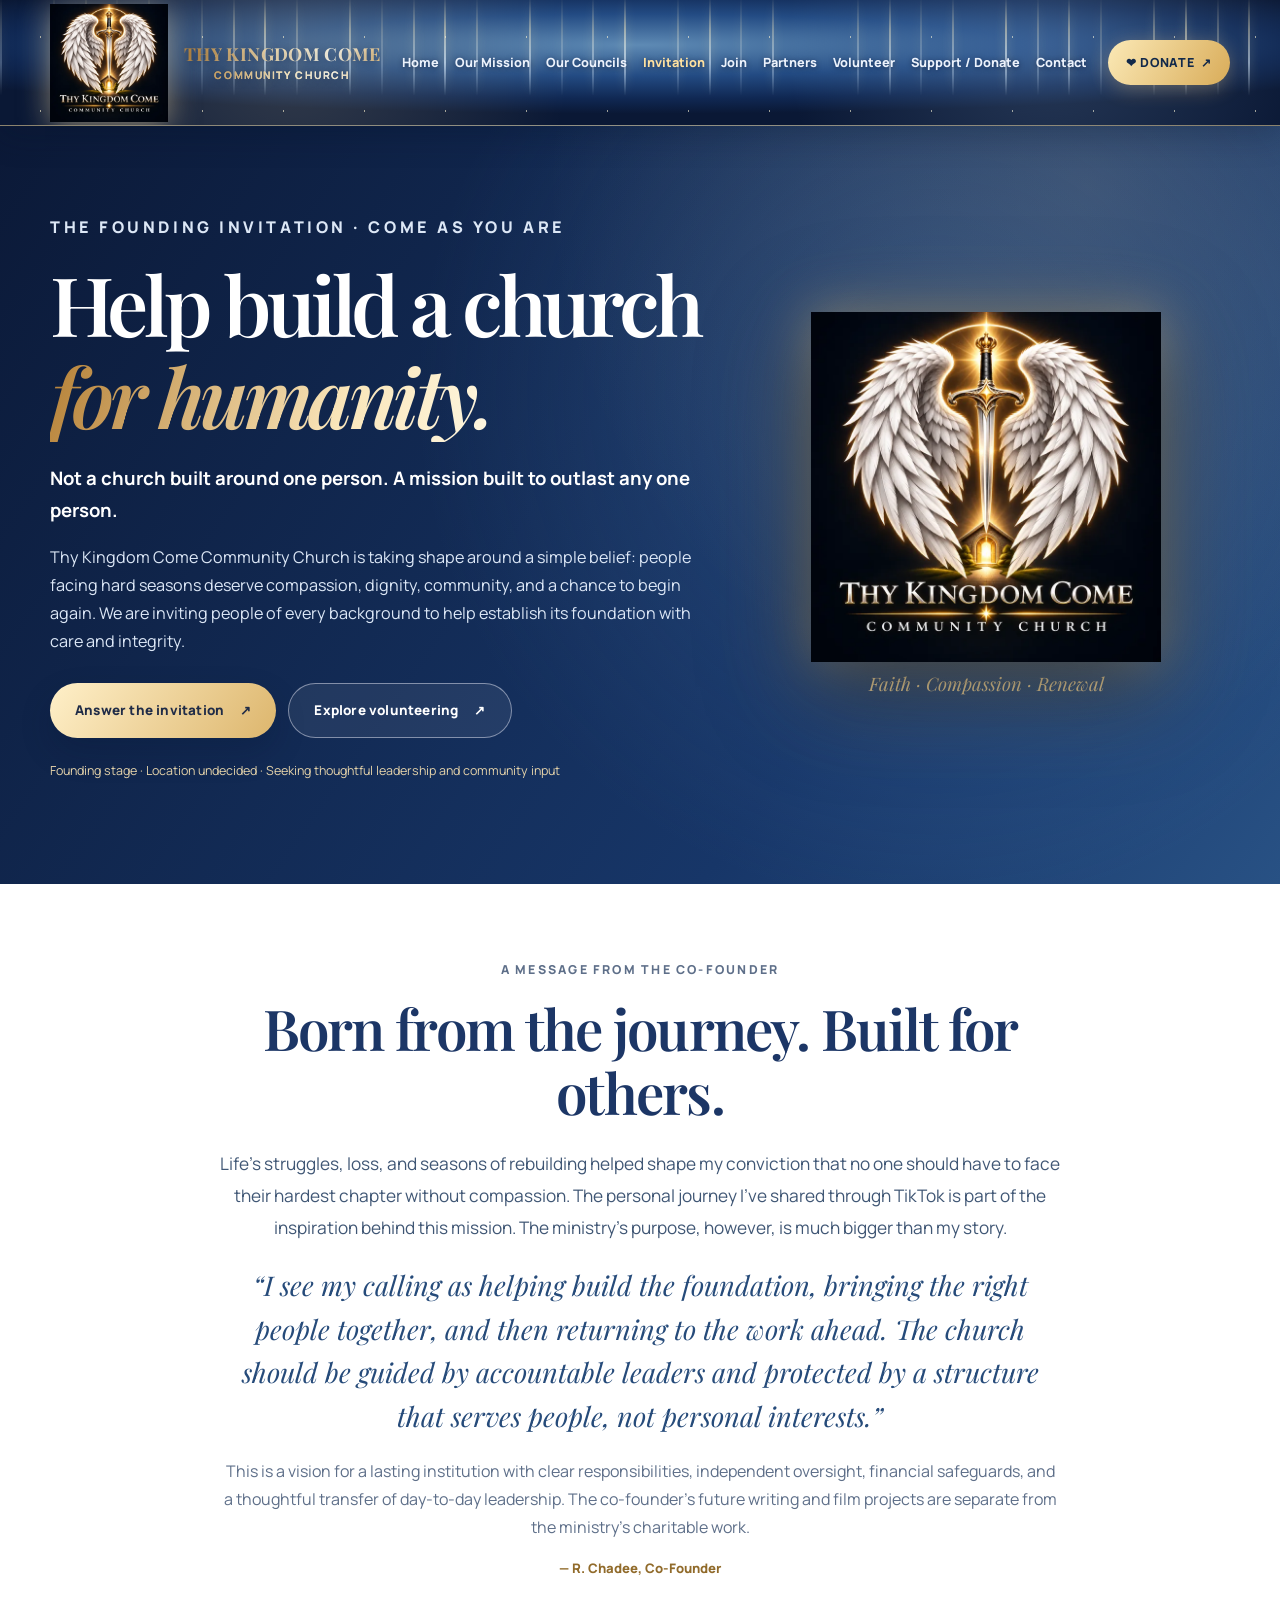
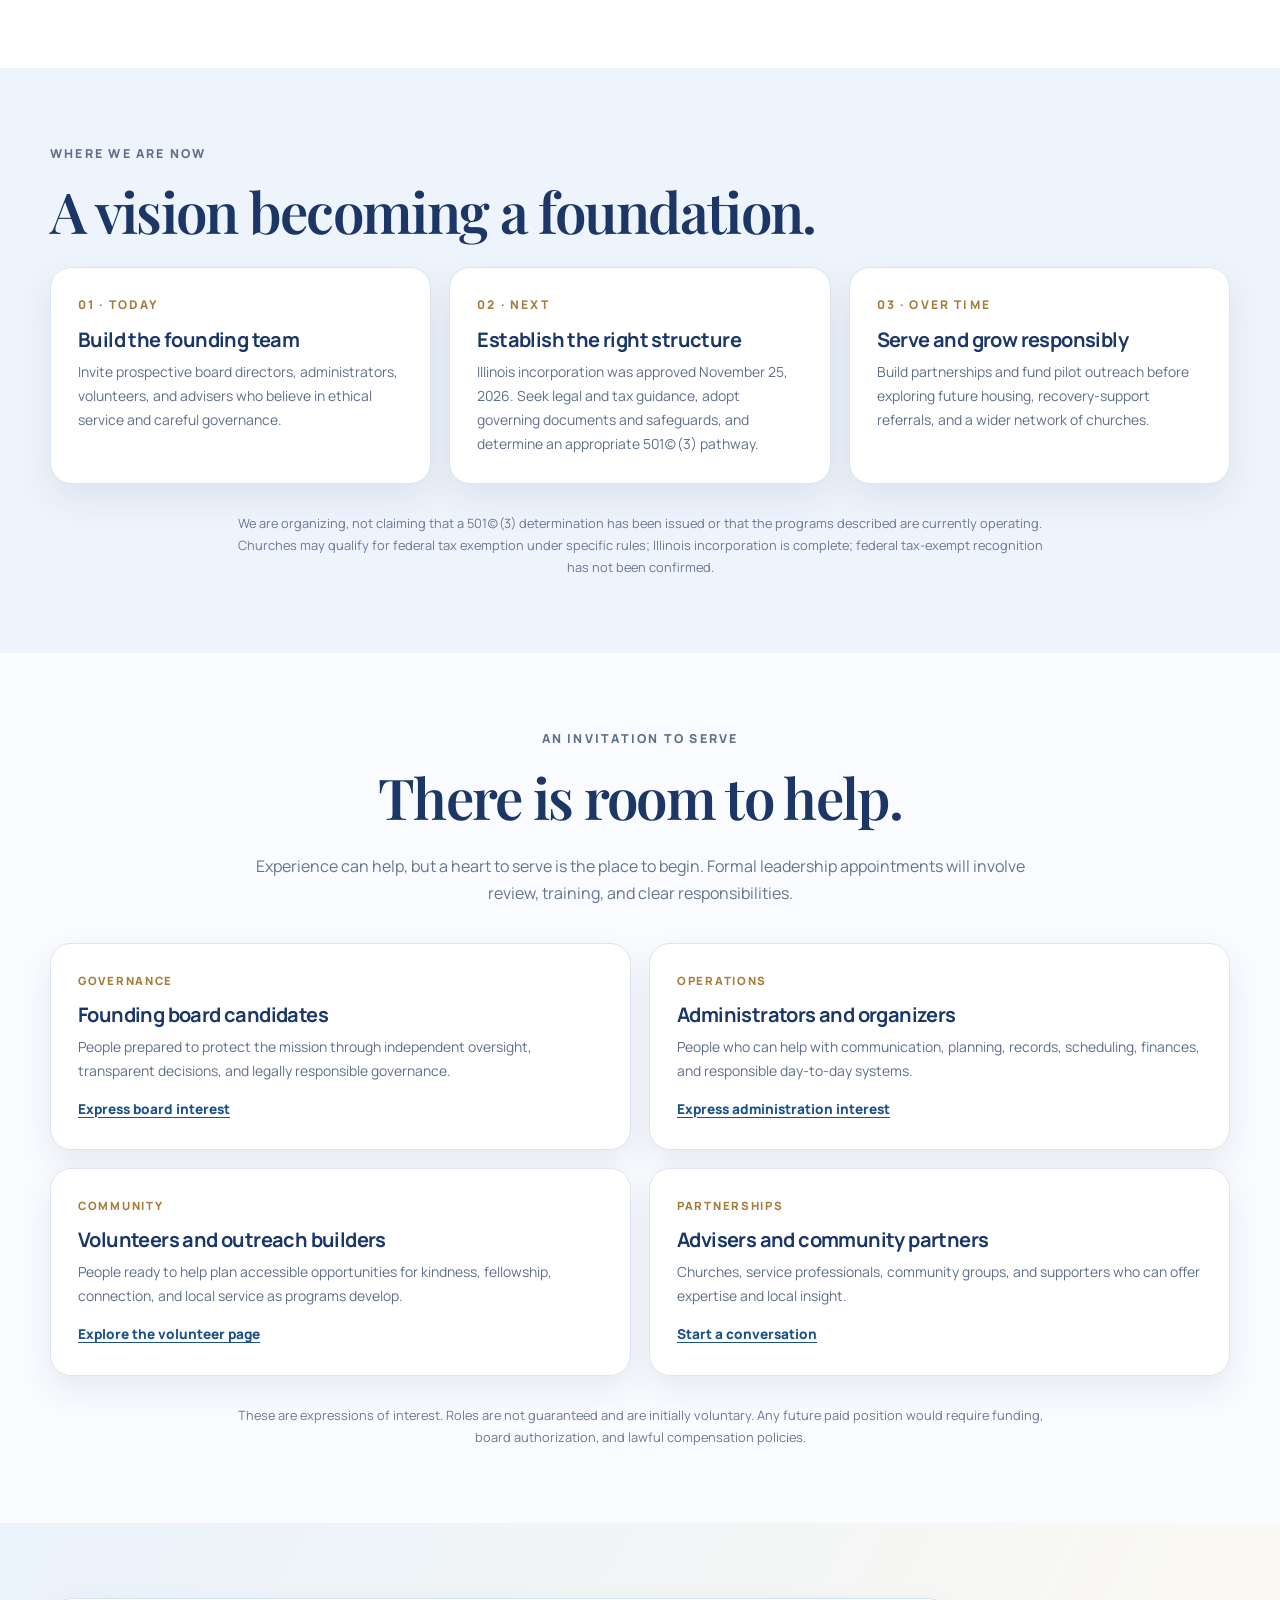
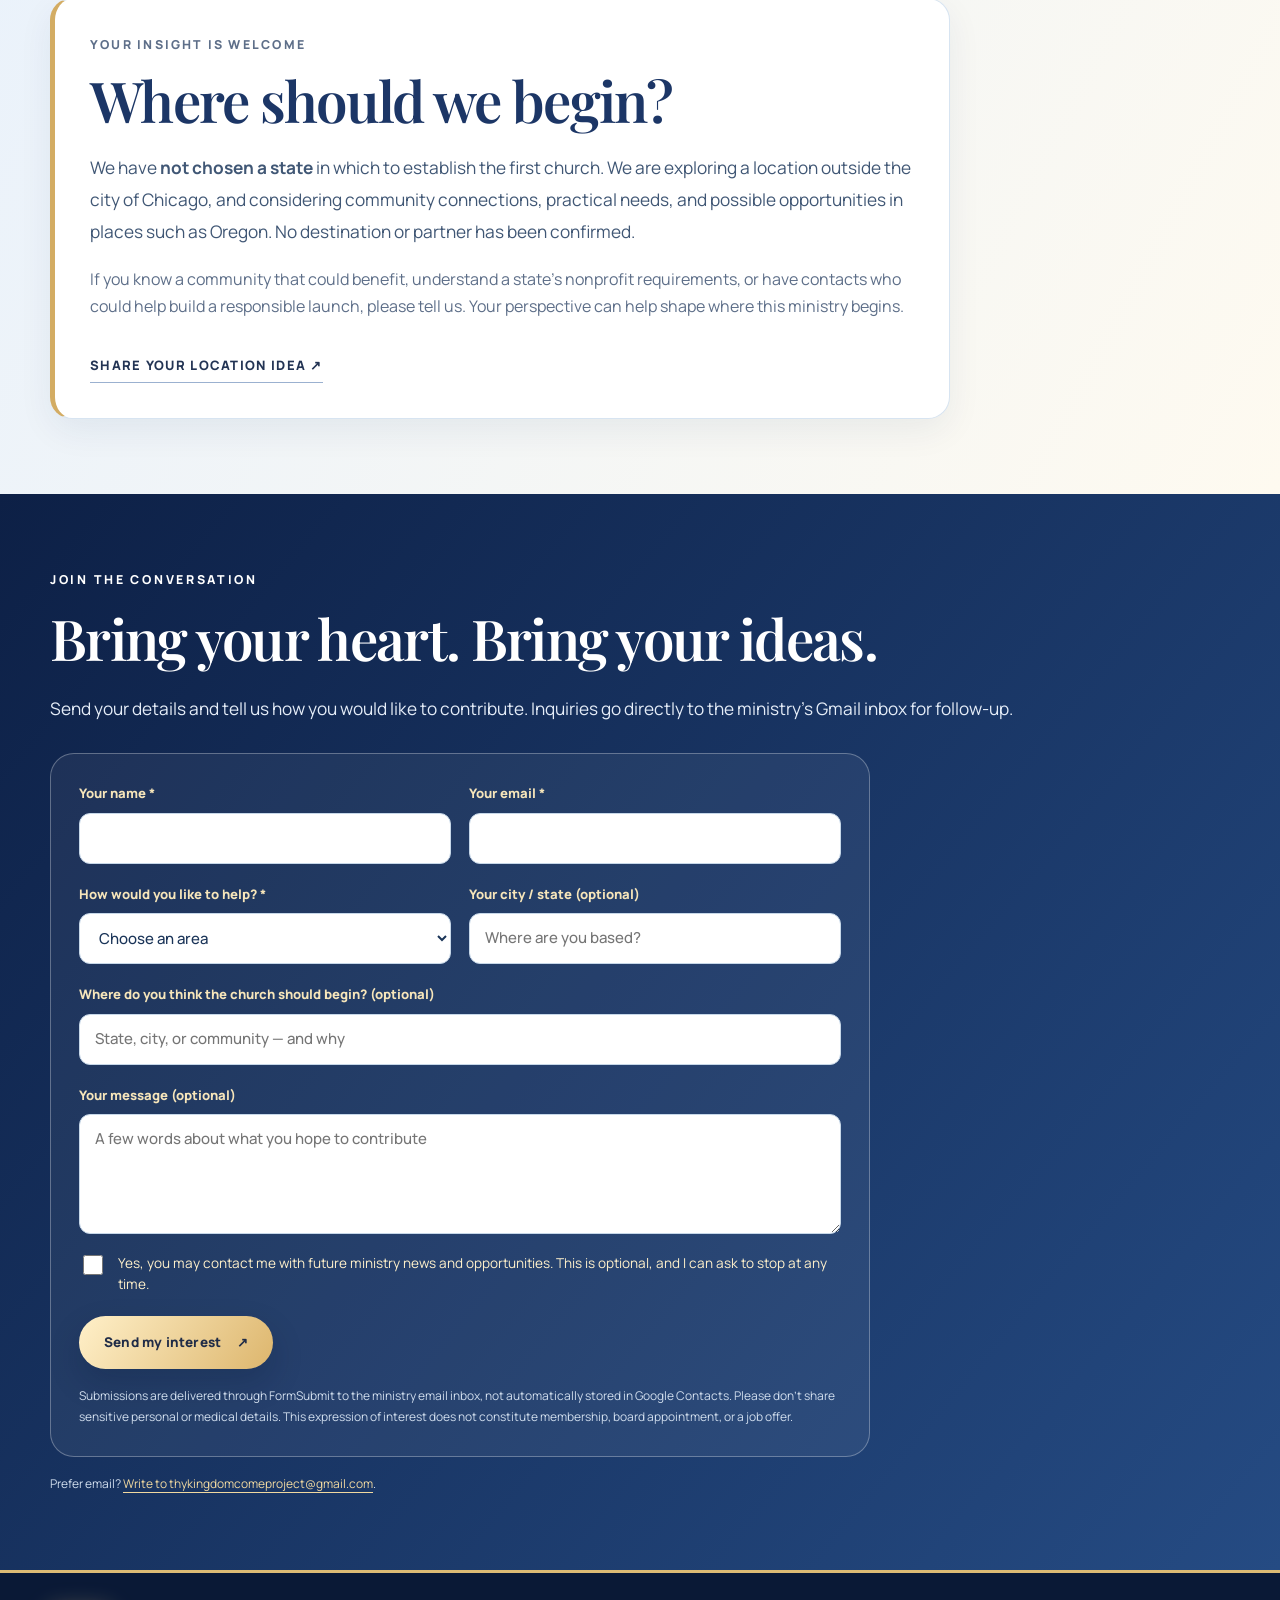
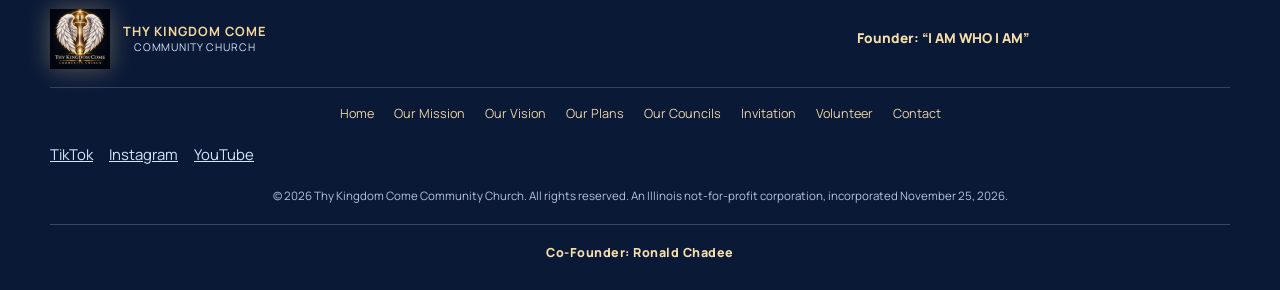
<file: invitation.html>
<!doctype html>
<html lang="en"><head>
<meta charset="utf-8"><meta name="viewport" content="width=device-width,initial-scale=1">
<meta name="theme-color" content="#101f46"><meta name="description" content="Join the founding mission of Thy Kingdom Come Community Church. We welcome prospective board leaders, organizers, community partners and volunteers.">
<meta name="robots" content="index,follow,max-image-preview:large">
<link rel="canonical" href="https://thykingdomcomehumanity.org/invitation.html">
<meta property="og:type" content="website"><meta property="og:site_name" content="Thy Kingdom Come Community Church">
<meta property="og:title" content="Join Thy Kingdom Come Community Church | Founding Team"><meta property="og:description" content="Join the founding mission of Thy Kingdom Come Community Church. We welcome prospective board leaders, organizers, community partners and volunteers.">
<meta property="og:image" content="https://thykingdomcomehumanity.org/assets/thy-kingdom-come-logo.webp">
<meta name="twitter:card" content="summary_large_image">
<meta name="twitter:title" content="Join Thy Kingdom Come Community Church | Founding Team">
<meta name="twitter:description" content="Join the founding mission of Thy Kingdom Come Community Church. We welcome prospective board leaders, organizers, community partners and volunteers.">
<meta name="twitter:image" content="https://thykingdomcomehumanity.org/assets/thy-kingdom-come-logo.webp">
<meta property="og:url" content="https://thykingdomcomehumanity.org/invitation.html">
<link rel="icon" href="/assets/thy-kingdom-come-logo.webp" type="image/webp">
<link rel="preconnect" href="https://fonts.googleapis.com"><link rel="preconnect" href="https://fonts.gstatic.com" crossorigin>
<link href="https://fonts.googleapis.com/css2?family=Manrope:wght@400;500;600;700;800&family=Playfair+Display:wght@500;600;700&display=swap" rel="stylesheet">
<link rel="stylesheet" href="/assets/style.css?v=10"><link rel="stylesheet" href="/assets/launch.css?v=3">
<title>Join Thy Kingdom Come Community Church | Founding Team</title>
<script type="application/ld+json">
{
  "@context": "https://schema.org",
  "@graph": [
    {
      "@type": "WebPage",
      "@id": "https://thykingdomcomehumanity.org/invitation.html#webpage",
      "url": "https://thykingdomcomehumanity.org/invitation.html",
      "name": "Join Thy Kingdom Come Community Church | Founding Team",
      "description": "Join the founding mission of Thy Kingdom Come Community Church. We welcome prospective board leaders, organizers, community partners and volunteers.",
      "inLanguage": "en-US",
      "isPartOf": {
        "@id": "https://thykingdomcomehumanity.org/#website"
      },
      "about": {
        "@id": "https://thykingdomcomehumanity.org/#organization"
      }
    }
  ]
}
</script>
<script src="/assets/header-rain.js?v=1" defer></script>
</head><body class="entered founding-page"><a class="skip" href="#main-content">Skip to content</a><header class="site-header"><div class="header-light-rain" aria-hidden="true"></div><div class="container header-inner"><a class="wordmark" href="/" aria-label="Return to the main ministry website"><img src="/assets/thy-kingdom-come-logo.webp" width="94" height="94" alt=""><span>THY KINGDOM COME <small>COMMUNITY CHURCH</small></span></a><nav class="page-navigation" aria-label="Main navigation"><a href="/">Home</a><a href="/#mission">Our Mission</a><a href="/councils.html">Our Councils</a><a href="/invitation.html" aria-current="page">Invitation</a><a href="/join.html">Join</a><a href="/partners.html">Partners</a><a href="/volunteer.html">Volunteer</a><a href="/#support">Support / Donate</a><a href="/#contact">Contact</a></nav><a class="header-donate" href="https://www.zeffy.com/donation-form/the-kingdom-come-humanity-ministry" target="_blank" rel="noopener noreferrer" aria-label="Donate securely through Zeffy">❤ DONATE <span aria-hidden="true">↗</span></a></div></header>
<main id="main-content">
<section class="intro-hero"><div class="container intro-grid"><div>
<p class="eyebrow light">THE FOUNDING INVITATION · COME AS YOU ARE</p>
<h1>Help build a church <em>for humanity.</em></h1>
<p class="intro-emphasis">Not a church built around one person. A mission built to outlast any one person.</p>
<p>Thy Kingdom Come Community Church is taking shape around a simple belief: people facing hard seasons deserve compassion, dignity, community, and a chance to begin again. We are inviting people of every background to help establish its foundation with care and integrity.</p>
<div class="intro-actions"><a class="button gold-button" href="#interest">Answer the invitation <span aria-hidden="true">↗</span></a><a class="button outline-button" href="/volunteer.html">Explore volunteering <span aria-hidden="true">↗</span></a></div>
<p class="intro-status">Founding stage · Location undecided · Seeking thoughtful leadership and community input</p>
</div><div class="intro-emblem"><img src="/assets/thy-kingdom-come-logo.webp" width="350" height="350" alt="Thy Kingdom Come emblem with angel wings, a sword and a church"><p>Faith · Compassion · Renewal</p></div></div></section>
<section class="subsection founder-story"><div class="container founder-story-inner">
<p class="section-eyebrow">A message from the co-founder</p>
<h2>Born from the journey. Built for others.</h2>
<p class="lead-p">Life's struggles, loss, and seasons of rebuilding helped shape my conviction that no one should have to face their hardest chapter without compassion. The personal journey I've shared through TikTok is part of the inspiration behind this mission. The ministry's purpose, however, is much bigger than my story.</p>
<blockquote>“I see my calling as helping build the foundation, bringing the right people together, and then returning to the work ahead. The church should be guided by accountable leaders and protected by a structure that serves people, not personal interests.”</blockquote>
<p>This is a vision for a lasting institution with clear responsibilities, independent oversight, financial safeguards, and a thoughtful transfer of day-to-day leadership. The co-founder's future writing and film projects are separate from the ministry's charitable work.</p>
<p class="signed-by">— R. Chadee, Co-Founder</p>
</div></section>
<section class="subsection founding-overview" id="status"><div class="container">
<p class="section-eyebrow">Where we are now</p><h2>A vision becoming a foundation.</h2>
<div class="phase-grid">
<article class="phase-card"><span class="phase-number">01 · TODAY</span><h3>Build the founding team</h3><p>Invite prospective board directors, administrators, volunteers, and advisers who believe in ethical service and careful governance.</p></article>
<article class="phase-card"><span class="phase-number">02 · NEXT</span><h3>Establish the right structure</h3><p>Illinois incorporation was approved November 25, 2026. Seek legal and tax guidance, adopt governing documents and safeguards, and determine an appropriate 501(c)(3) pathway.</p></article>
<article class="phase-card"><span class="phase-number">03 · OVER TIME</span><h3>Serve and grow responsibly</h3><p>Build partnerships and fund pilot outreach before exploring future housing, recovery-support referrals, and a wider network of churches.</p></article>
</div>
<p class="stage-note">We are organizing, not claiming that a 501(c)(3) determination has been issued or that the programs described are currently operating. Churches may qualify for federal tax exemption under specific rules; Illinois incorporation is complete; federal tax-exempt recognition has not been confirmed.</p>
</div></section>
<section class="subsection roles-section" id="roles"><div class="container">
<div class="center-head"><p class="section-eyebrow">An invitation to serve</p><h2>There is room to help.</h2><p>Experience can help, but a heart to serve is the place to begin. Formal leadership appointments will involve review, training, and clear responsibilities.</p></div>
<div class="role-grid">
<article class="role-card"><span class="role-tag">Governance</span><h3>Founding board candidates</h3><p>People prepared to protect the mission through independent oversight, transparent decisions, and legally responsible governance.</p><a href="#interest">Express board interest</a></article>
<article class="role-card"><span class="role-tag">Operations</span><h3>Administrators and organizers</h3><p>People who can help with communication, planning, records, scheduling, finances, and responsible day-to-day systems.</p><a href="#interest">Express administration interest</a></article>
<article class="role-card"><span class="role-tag">Community</span><h3>Volunteers and outreach builders</h3><p>People ready to help plan accessible opportunities for kindness, fellowship, connection, and local service as programs develop.</p><a href="/volunteer.html">Explore the volunteer page</a></article>
<article class="role-card"><span class="role-tag">Partnerships</span><h3>Advisers and community partners</h3><p>Churches, service professionals, community groups, and supporters who can offer expertise and local insight.</p><a href="#interest">Start a conversation</a></article>
</div><p class="stage-note">These are expressions of interest. Roles are not guaranteed and are initially voluntary. Any future paid position would require funding, board authorization, and lawful compensation policies.</p>
</div></section>
<section class="subsection launch-location" id="location"><div class="container"><div class="location-panel">
<p class="section-eyebrow">Your insight is welcome</p>
<h2>Where should we begin?</h2>
<p class="lead-p">We have <strong>not chosen a state</strong> in which to establish the first church. We are exploring a location outside the city of Chicago, and considering community connections, practical needs, and possible opportunities in places such as Oregon. No destination or partner has been confirmed.</p>
<p>If you know a community that could benefit, understand a state's nonprofit requirements, or have contacts who could help build a responsible launch, please tell us. Your perspective can help shape where this ministry begins.</p>
<a class="text-link" href="#interest">Share your location idea <span aria-hidden="true">↗</span></a>
</div></div></section>
<section class="subsection registration" id="interest"><div class="container">
<p class="eyebrow light">JOIN THE CONVERSATION</p><h2>Bring your heart. Bring your ideas.</h2>
<p class="lead-p">Send your details and tell us how you would like to contribute. Inquiries go directly to the ministry's Gmail inbox for follow-up.</p>
<form class="interest-form" action="https://formsubmit.co/thykingdomcomeproject@gmail.com" method="POST" aria-label="Send interest to the ministry">
<input type="hidden" name="_subject" value="New founding invitation interest — Thy Kingdom Come Community Church">
<input type="hidden" name="_next" value="https://thykingdomcomehumanity.org/thanks.html">
<input type="hidden" name="_template" value="table">
<input type="text" name="_honey" class="form-honeypot" tabindex="-1" autocomplete="off" aria-hidden="true">
<div class="form-grid"><div class="form-row"><label for="in-name">Your name *</label><input id="in-name" name="name" type="text" autocomplete="name" maxlength="100" required></div><div class="form-row"><label for="in-email">Your email *</label><input id="in-email" name="email" type="email" autocomplete="email" maxlength="254" required></div></div>
<div class="form-grid"><div class="form-row"><label for="in-role">How would you like to help? *</label><select id="in-role" name="interest_area" required><option value="">Choose an area</option><option>Founding board candidate</option><option>Administration / organization</option><option>Council of Shepherds</option><option>Divine Warriors</option><option>Volunteer</option><option>Professional adviser / community partner</option><option>Offer a suggested state or location</option><option>General inquiry</option></select></div><div class="form-row"><label for="in-place">Your city / state (optional)</label><input id="in-place" name="city_or_state" type="text" maxlength="120" autocomplete="address-level2" placeholder="Where are you based?"></div></div>
<div class="form-row"><label for="in-location">Where do you think the church should begin? (optional)</label><input id="in-location" name="suggested_church_location" type="text" maxlength="140" placeholder="State, city, or community — and why"></div>
<div class="form-row"><label for="in-message">Your message (optional)</label><textarea id="in-message" name="message" rows="4" maxlength="1700" placeholder="A few words about what you hope to contribute"></textarea></div>
<label class="check-row"><input type="checkbox" name="permission_for_future_updates" value="Yes, I agree to receive future ministry updates"><span>Yes, you may contact me with future ministry news and opportunities. This is optional, and I can ask to stop at any time.</span></label>
<button class="button gold-button" type="submit">Send my interest <span aria-hidden="true">↗</span></button>
<p class="form-smallprint">Submissions are delivered through FormSubmit to the ministry email inbox, not automatically stored in Google Contacts. Please don't share sensitive personal or medical details. This expression of interest does not constitute membership, board appointment, or a job offer.</p></form>
<p class="form-smallprint">Prefer email? <a class="plain-link" href="mailto:thykingdomcomeproject@gmail.com?subject=Founding%20Invitation%20Inquiry">Write to thykingdomcomeproject@gmail.com</a>.</p>
</div></section>
</main><footer class="founder-footer">
  <div class="container footer-grid">
    <div class="footer-branding"><img src="/assets/thy-kingdom-come-logo.webp" width="60" height="60" alt=""><div><strong>THY KINGDOM COME</strong><span>COMMUNITY CHURCH</span></div></div>
    <div class="footer-founder"><strong>Founder: “I AM WHO I AM”</strong></div>
    <nav class="footer-links" aria-label="Footer navigation"><a href="/">Home</a><a href="/#mission">Our Mission</a><a href="/#vision">Our Vision</a><a href="/#pathways">Our Plans</a><a href="/councils.html">Our Councils</a><a href="/invitation.html">Invitation</a><a href="/volunteer.html">Volunteer</a><a href="/#contact">Contact</a></nav>
    <nav class="footer-social" aria-label="Official social accounts" style="display:flex;flex-wrap:wrap;gap:16px;font-size:.93rem"><a href="https://www.tiktok.com/@thy.kingdom.come29" rel="noopener noreferrer" target="_blank">TikTok</a><a href="https://www.instagram.com/thykingdomcomehumanity/" rel="noopener noreferrer" target="_blank">Instagram</a><a href="https://www.youtube.com/channel/UCAfTpzI8AHamxablPOezY9w" rel="noopener noreferrer" target="_blank">YouTube</a></nav>
<p class="footer-copyright">© 2026 Thy Kingdom Come Community Church. All rights reserved. An Illinois not-for-profit corporation, incorporated November 25, 2026.</p>
<p class="footer-cofounder">Co-Founder: Ronald Chadee</p>
  </div>
</footer></body></html>
</file>
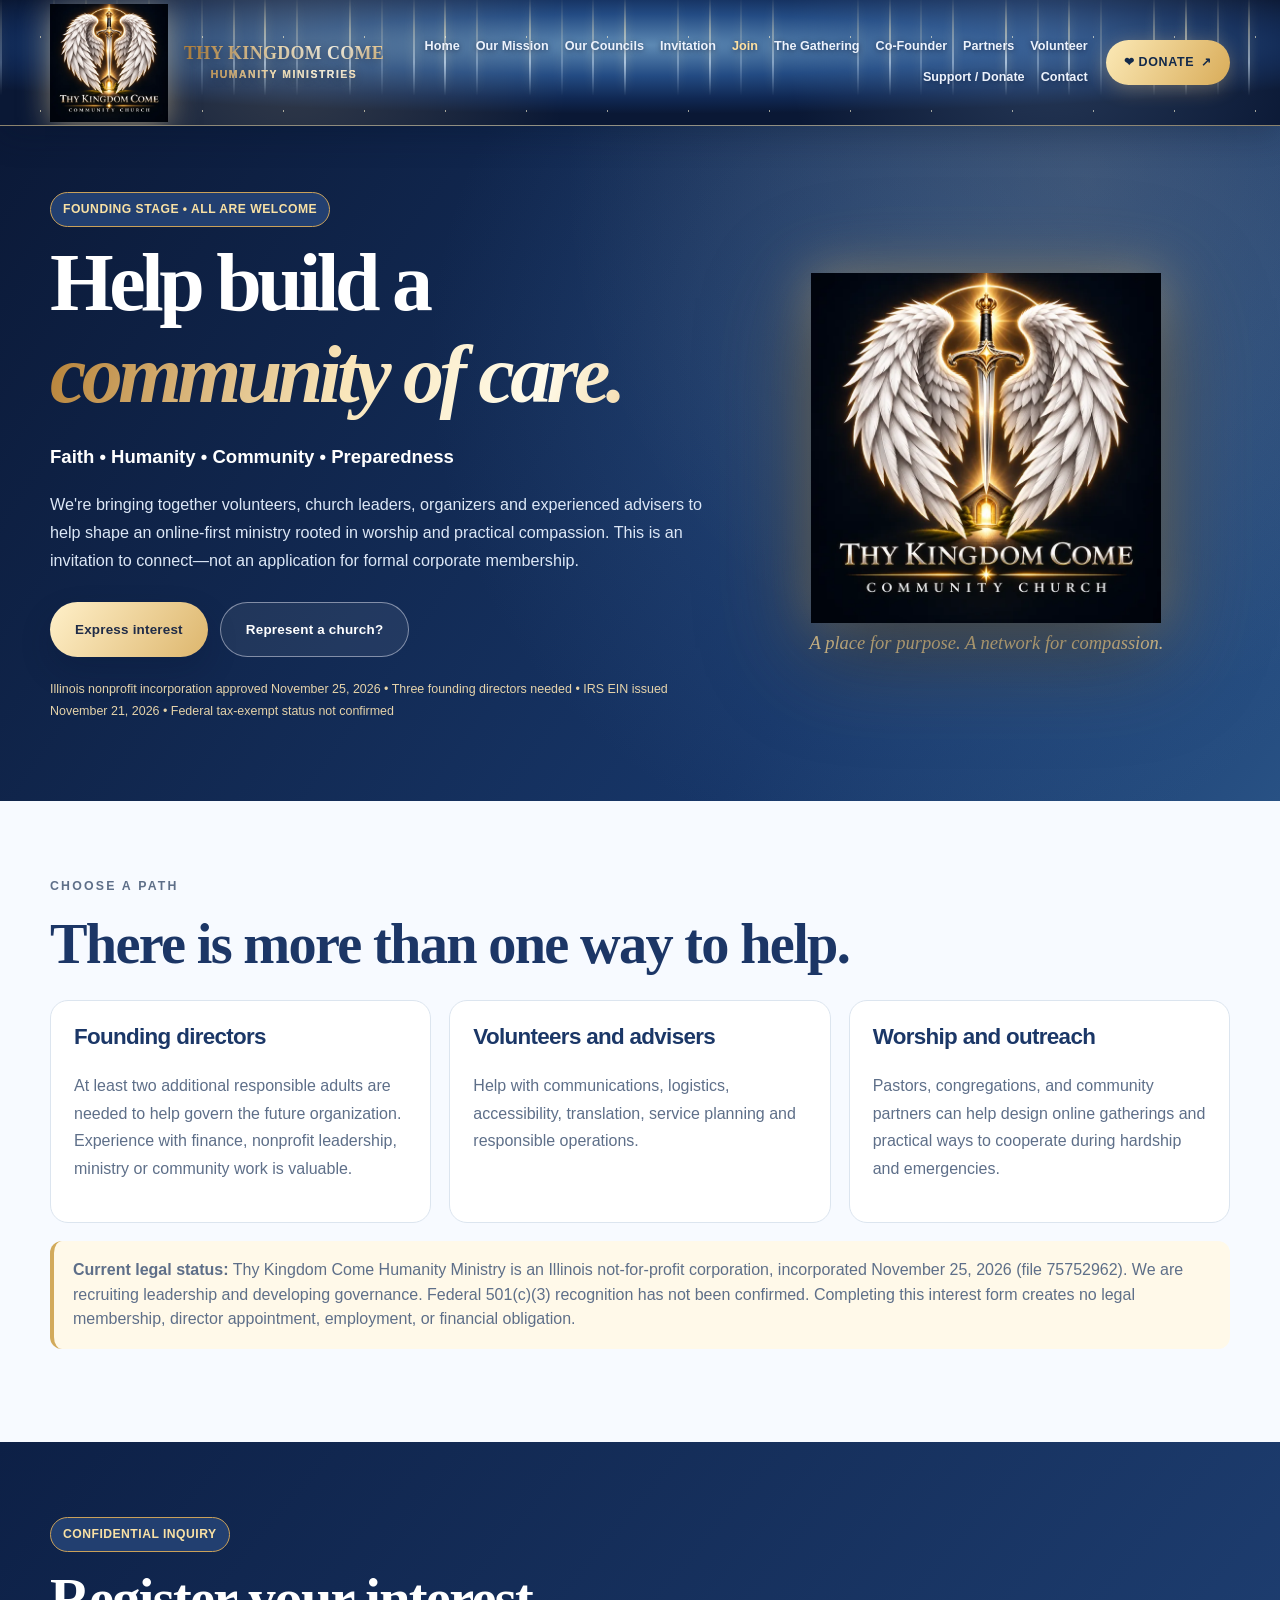
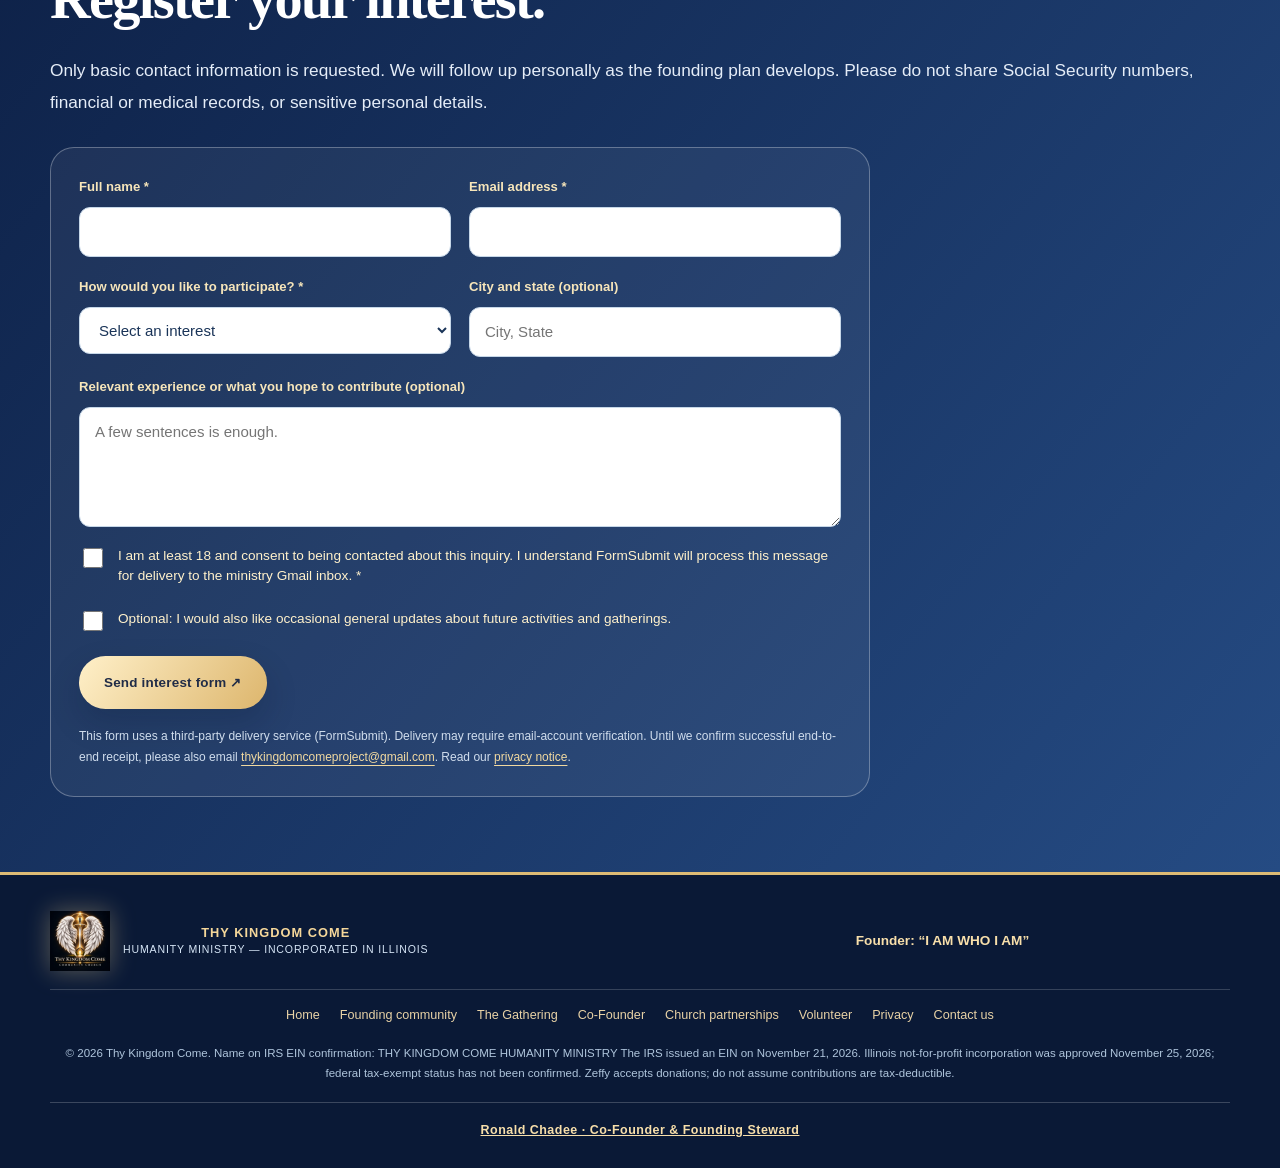
<file: join.html>
<!doctype html>
<html lang="en"><head>
<meta charset="utf-8"><meta name="viewport" content="width=device-width,initial-scale=1">
<meta name="theme-color" content="#101f46">
<meta name="description" content="Explore the founding team of Thy Kingdom Come Community Church. Join a Christian-rooted, all-welcome Illinois not-for-profit ministry incorporated November 25, 2026.">
<link rel="canonical" href="https://thykingdomcomehumanity.org/join.html">
<link rel="icon" href="/assets/thy-kingdom-come-logo.webp" type="image/webp">
<link rel="stylesheet" href="/assets/style.css?v=10">
<link rel="stylesheet" href="/assets/launch.css?v=3">
<title>Join Thy Kingdom Come Community Church | Founding Team</title>
<style>
.founding-page .intro-hero{padding:66px 0}.reg-note{background:#fff9e9;color:#44391d;border-left:4px solid #d2aa5b;border-radius:12px;padding:17px 19px;margin:18px 0;line-height:1.55}
.reg-note a{color:#24507c}.reg-heading{font-family:Georgia,serif;font-size:clamp(2rem,4.8vw,3.9rem);line-height:1.15;color:#fff}.reg-heading em{color:#f5d69e}
.reg-columns{display:grid;grid-template-columns:repeat(3,minmax(0,1fr));gap:18px}.reg-columns article{background:#fff;border:1px solid #dce5ef;border-radius:18px;padding:23px}.reg-columns h3{color:#17376b}.reg-columns p{color:#546983}
.reg-legal{max-width:820px;margin:14px 0;color:#dce9f8;font-size:.88rem}.reg-legal a{color:#f9dfa2}.reg-banner{background:#101f46;color:#fff}.reg-banner .container{padding:50px 20px}.reg-banner h2{color:#fff}.reg-banner p{max-width:800px;color:#dce9f8}
.reg-form-label{color:#f8e4b9;font-weight:700;display:block}.form-actions{display:flex;align-items:center;gap:16px;flex-wrap:wrap}
.reg-preface{font-size:1rem;color:#f4e4bb}.reg-chip{display:inline-block;background:#223f70;color:#f9e1a4;border:1px solid #caa15a;border-radius:100px;padding:6px 12px;font-size:.76rem;font-weight:800;letter-spacing:.04em}
@media(max-width:700px){.reg-columns{grid-template-columns:1fr}}
</style><script src="/assets/header-rain.js?v=1" defer></script>
<meta property="og:type" content="website">
<meta property="og:site_name" content="Thy Kingdom Come Community Church">
<meta property="og:title" content="Join Thy Kingdom Come Community Church | Founding Team">
<meta property="og:description" content="Explore the founding team of Thy Kingdom Come Community Church. Join a Christian-rooted, all-welcome Illinois not-for-profit ministry incorporated November 25, 2026.">
<meta property="og:url" content="https://thykingdomcomehumanity.org/join.html">
<meta property="og:image" content="https://thykingdomcomehumanity.org/assets/thy-kingdom-come-logo.webp">
<meta name="twitter:card" content="summary_large_image">
<meta name="twitter:title" content="Join Thy Kingdom Come Community Church | Founding Team">
<meta name="twitter:description" content="Explore the founding team of Thy Kingdom Come Community Church. Join a Christian-rooted, all-welcome Illinois not-for-profit ministry incorporated November 25, 2026.">
<meta name="twitter:image" content="https://thykingdomcomehumanity.org/assets/thy-kingdom-come-logo.webp">
</head>
<body class="entered founding-page"><a class="skip" href="#main-content">Skip to main content</a>
<header class="site-header"><div class="header-light-rain" aria-hidden="true"></div><div class="container header-inner">
<a class="wordmark" href="/" aria-label="Home"><img src="/assets/thy-kingdom-come-logo.webp" alt="" width="80" height="80"><span>THY KINGDOM COME <small>HUMANITY MINISTRIES</small></span></a>
<nav class="page-navigation" aria-label="Main navigation"><a href="/">Home</a><a href="/#mission">Our Mission</a><a href="/councils.html">Our Councils</a><a href="/invitation.html">Invitation</a><a href="/join.html" aria-current="page">Join</a><a href="/members.html">The Gathering</a><a href="/founder.html">Co-Founder</a><a href="/partners.html">Partners</a><a href="/volunteer.html">Volunteer</a><a href="/#support">Support / Donate</a><a href="/#contact">Contact</a></nav><a class="header-donate" href="https://www.zeffy.com/donation-form/the-kingdom-come-humanity-ministry" target="_blank" rel="noopener noreferrer" aria-label="Donate securely through Zeffy">❤ DONATE <span aria-hidden="true">↗</span></a>
</div></header><main id="main-content">

<section class="intro-hero"><div class="container intro-grid"><div>
<span class="reg-chip">FOUNDING STAGE • ALL ARE WELCOME</span><h1 class="reg-heading">Help build a <em>community of care.</em></h1>
<p class="intro-emphasis">Faith • Humanity • Community • Preparedness</p>
<p>We're bringing together volunteers, church leaders, organizers and experienced advisers to help shape an online-first ministry rooted in worship and practical compassion. This is an invitation to connect—not an application for formal corporate membership.</p>
<div class="intro-actions"><a class="button gold-button" href="#register">Express interest</a><a class="button outline-button" href="/partners.html">Represent a church?</a></div>
<p class="intro-status">Illinois nonprofit incorporation approved November 25, 2026 • Three founding directors needed • IRS EIN issued November 21, 2026 • Federal tax-exempt status not confirmed</p>
</div><div class="intro-emblem"><img src="/assets/thy-kingdom-come-logo.webp" width="350" height="350" alt="Thy Kingdom Come winged emblem"><p>A place for purpose. A network for compassion.</p></div></div></section>
<section class="subsection"><div class="container"><p class="section-eyebrow">Choose a path</p><h2>There is more than one way to help.</h2><div class="reg-columns">
<article><h3>Founding directors</h3><p>At least two additional responsible adults are needed to help govern the future organization. Experience with finance, nonprofit leadership, ministry or community work is valuable.</p></article>
<article><h3>Volunteers and advisers</h3><p>Help with communications, logistics, accessibility, translation, service planning and responsible operations.</p></article>
<article><h3>Worship and outreach</h3><p>Pastors, congregations, and community partners can help design online gatherings and practical ways to cooperate during hardship and emergencies.</p></article>
</div><p class="reg-note"><strong>Current legal status:</strong> Thy Kingdom Come Humanity Ministry is an Illinois not-for-profit corporation, incorporated November 25, 2026 (file 75752962). We are recruiting leadership and developing governance. Federal 501(c)(3) recognition has not been confirmed. Completing this interest form creates no legal membership, director appointment, employment, or financial obligation.</p></div></section>
<section class="subsection registration" id="register"><div class="container"><span class="reg-chip">CONFIDENTIAL INQUIRY</span><h2>Register your interest.</h2>
<p class="lead-p">Only basic contact information is requested. We will follow up personally as the founding plan develops. Please do not share Social Security numbers, financial or medical records, or sensitive personal details.</p>
<form class="interest-form" action="https://formsubmit.co/thykingdomcomeproject@gmail.com" method="POST" aria-label="Founding community interest form">
<input type="hidden" name="_subject" value="New founding community interest — Thy Kingdom Come Humanity">
<input type="hidden" name="_next" value="https://thykingdomcomehumanity.org/thanks.html"><input type="hidden" name="_template" value="table"><input type="hidden" name="_captcha" value="true">
<input type="text" name="_honey" class="form-honeypot" tabindex="-1" autocomplete="off" aria-hidden="true">
<input type="hidden" name="form_kind" value="Founding community interest — not legal membership">
<div class="form-grid"><div class="form-row"><label for="join-name">Full name *</label><input id="join-name" name="name" type="text" autocomplete="name" maxlength="100" required></div>
<div class="form-row"><label for="join-email">Email address *</label><input id="join-email" name="email" type="email" autocomplete="email" maxlength="254" required></div></div>
<div class="form-grid"><div class="form-row"><label for="join-area">How would you like to participate? *</label>
<select id="join-area" name="interest_area" required><option value="">Select an interest</option><option>Prospective founding director</option><option>Pastoral / worship leadership</option><option>Volunteer — outreach or mutual aid</option><option>Administration and governance</option><option>Technology, media or accessibility</option><option>Professional advice</option><option>Interested supporter / congregation</option><option>General inquiry</option></select></div>
<div class="form-row"><label for="join-location">City and state (optional)</label><input id="join-location" name="city_state" type="text" maxlength="100" placeholder="City, State"></div></div>
<div class="form-row"><label for="join-skills">Relevant experience or what you hope to contribute (optional)</label><textarea id="join-skills" name="interests" maxlength="1200" rows="4" placeholder="A few sentences is enough."></textarea></div>
<label class="check-row"><input type="checkbox" name="contact_consent" value="Yes" required><span>I am at least 18 and consent to being contacted about this inquiry. I understand FormSubmit will process this message for delivery to the ministry Gmail inbox. *</span></label>
<label class="check-row"><input type="checkbox" name="newsletter_opt_in" value="Yes, send general updates"><span>Optional: I would also like occasional general updates about future activities and gatherings.</span></label>
<div class="form-actions"><button class="button gold-button" type="submit">Send interest form ↗</button></div>
<p class="form-smallprint">This form uses a third-party delivery service (FormSubmit). Delivery may require email-account verification. Until we confirm successful end-to-end receipt, please also email <a class="plain-link" href="mailto:thykingdomcomeproject@gmail.com?subject=Founding%20Community%20Interest">thykingdomcomeproject@gmail.com</a>. Read our <a class="plain-link" href="/privacy.html">privacy notice</a>.</p>
</form></div></section></main><footer class="founder-footer"><div class="container footer-grid"><div class="footer-branding"><img src="/assets/thy-kingdom-come-logo.webp" width="60" height="60" alt=""><div><strong>THY KINGDOM COME</strong><span>HUMANITY MINISTRY — INCORPORATED IN ILLINOIS</span></div></div>
<div class="footer-founder"><strong>Founder: “I AM WHO I AM”</strong></div>
<nav class="footer-links"><a href="/">Home</a><a href="/join.html">Founding community</a><a href="/members.html">The Gathering</a><a href="/founder.html">Co-Founder</a><a href="/partners.html">Church partnerships</a><a href="/volunteer.html">Volunteer</a><a href="/privacy.html">Privacy</a><a href="mailto:thykingdomcomeproject@gmail.com">Contact us</a></nav>
<p class="footer-copyright">© 2026 Thy Kingdom Come. Name on IRS EIN confirmation: THY KINGDOM COME HUMANITY MINISTRY The IRS issued an EIN on November 21, 2026. Illinois not-for-profit incorporation was approved November 25, 2026; federal tax-exempt status has not been confirmed. Zeffy accepts donations; do not assume contributions are tax-deductible.</p>
<p class="footer-cofounder"><a href="/founder.html" style="color:#f8dfaa">Ronald Chadee · Co-Founder &amp; Founding Steward</a></p></div></footer></body></html>
</file>
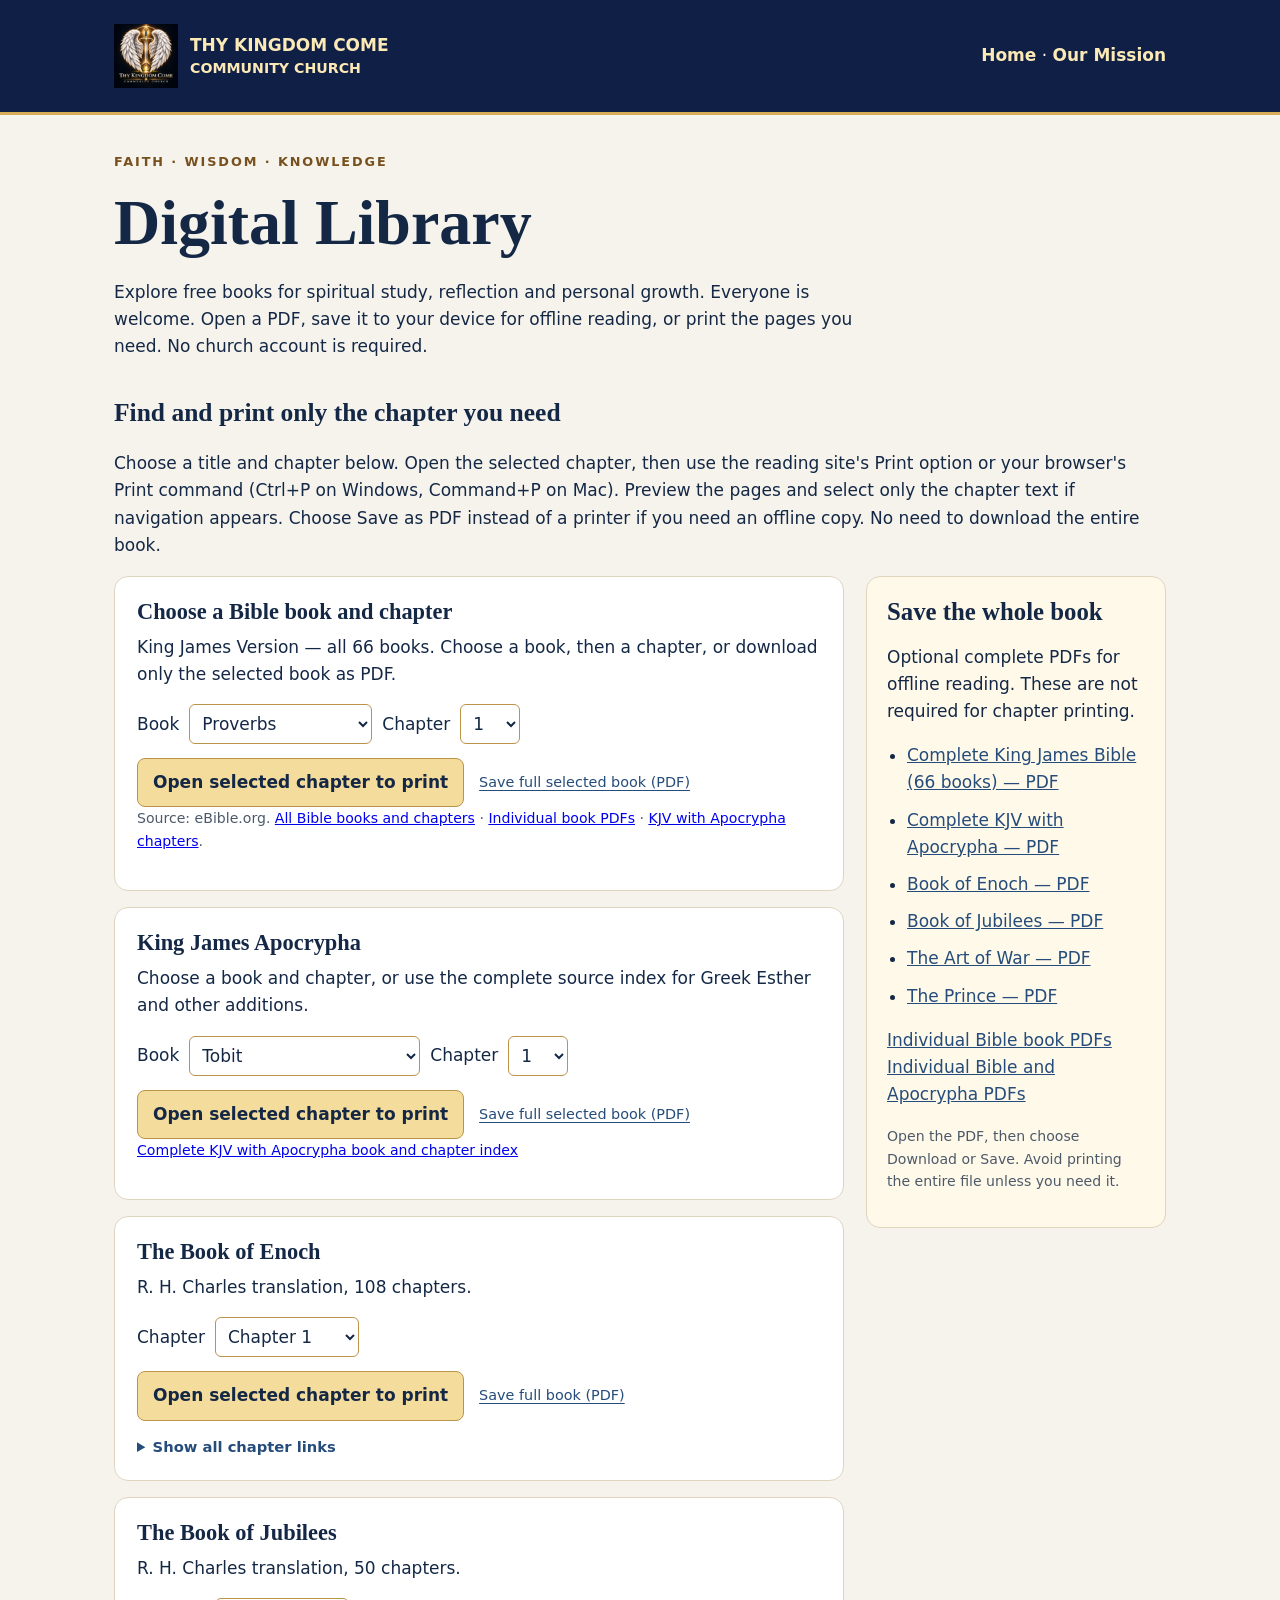
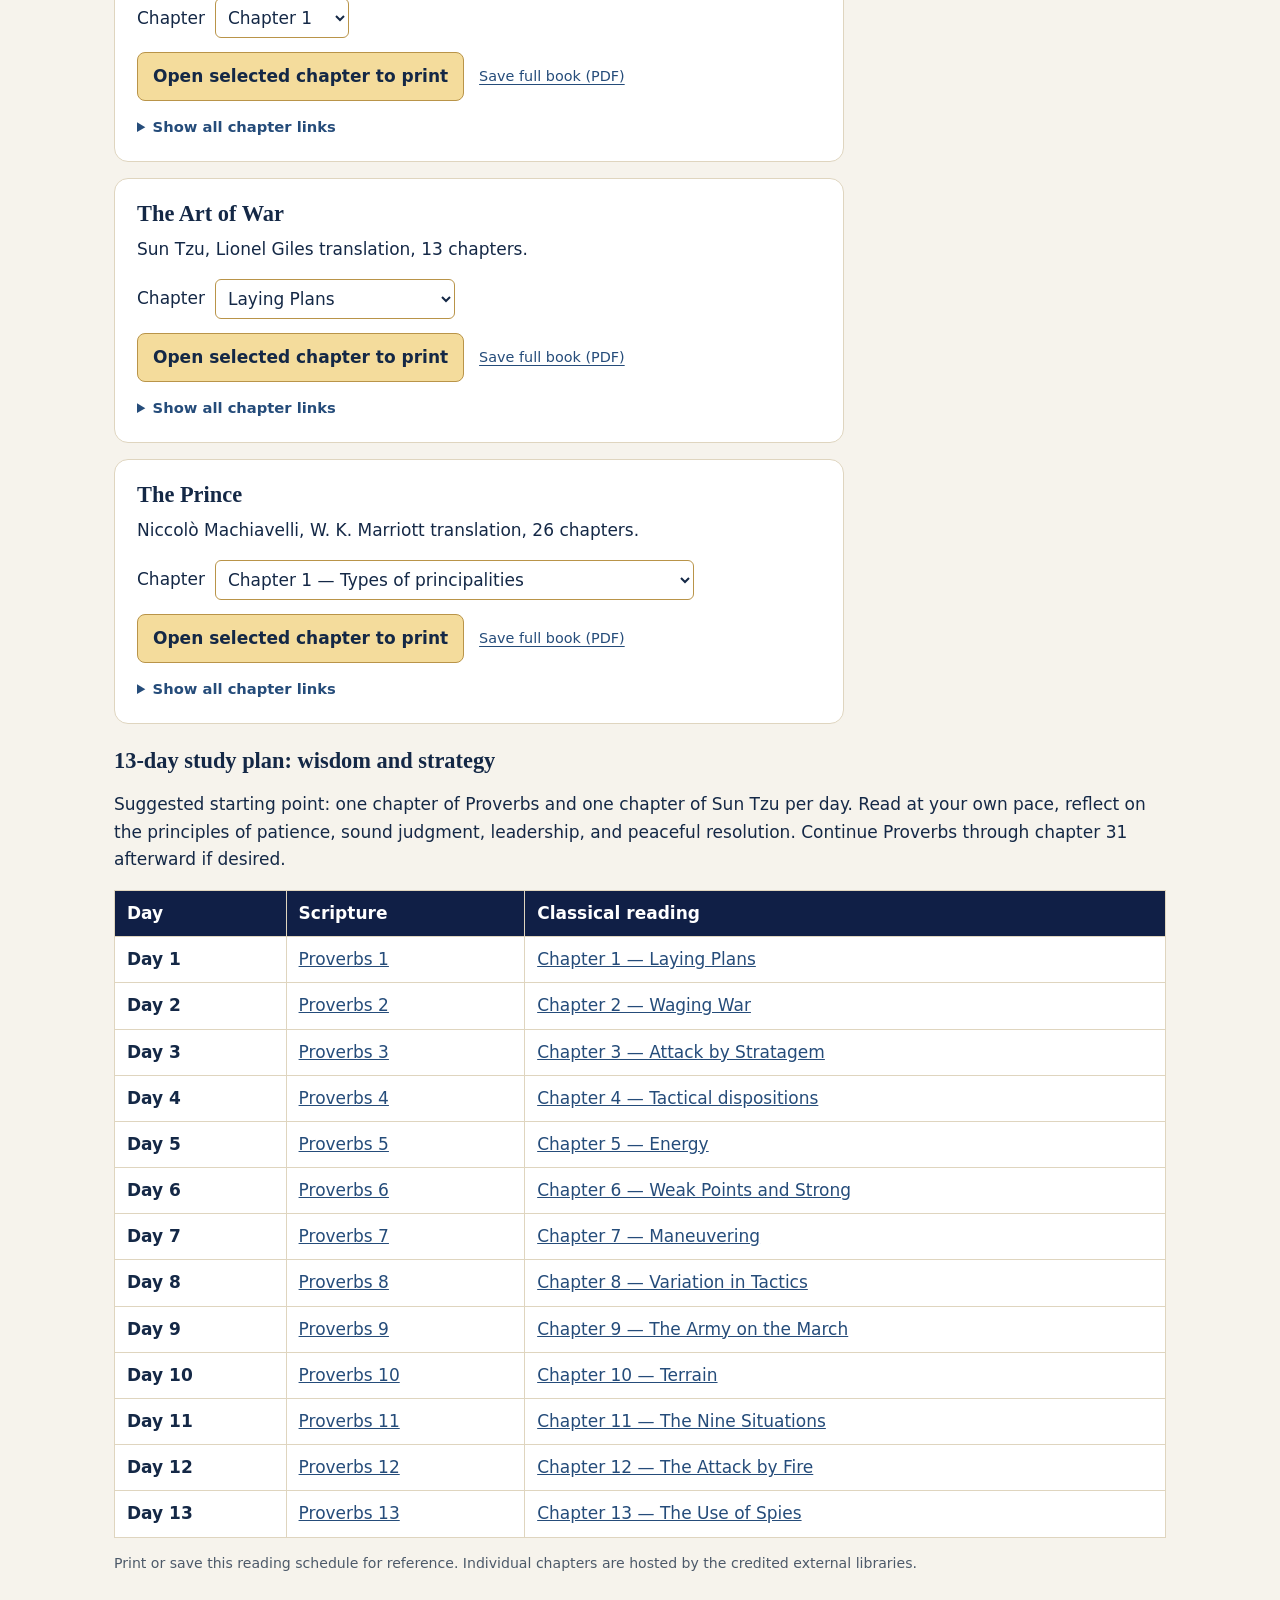
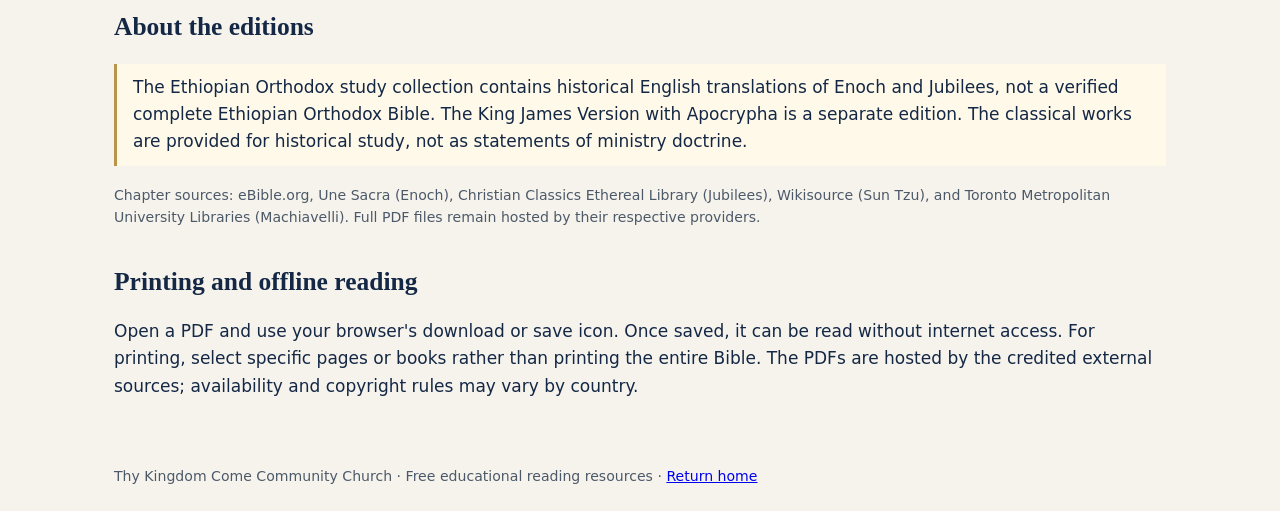
<file: library.html>
<!doctype html>
<html lang="en"><head><meta charset="utf-8"><meta name="viewport" content="width=device-width,initial-scale=1"><meta name="theme-color" content="#101f46"><meta name="description" content="Free scripture, historical texts and classical reading resources from Thy Kingdom Come Community Church."><link rel="canonical" href="https://thykingdomcomehumanity.org/library.html"><link rel="icon" href="/assets/profile-wings-sword.webp"><title>Library | Thy Kingdom Come Community Church</title>
<style>
*{box-sizing:border-box}body{margin:0;background:#f6f3ec;color:#142846;font:17px/1.6 system-ui,sans-serif}header{background:#101f46;color:#fff;border-bottom:3px solid #d9ac59}header div,main,footer{max-width:1100px;margin:auto;padding:24px}header div{display:flex;align-items:center;justify-content:space-between;gap:20px;flex-wrap:wrap}header a{color:#fbe9b6;text-decoration:none;font-weight:700}header img{width:64px;height:64px;object-fit:contain}header .brand{display:flex;gap:12px;align-items:center;line-height:1.3}h1,h2,h3{font-family:Georgia,serif;line-height:1.2}h1{font-size:clamp(2.4rem,6vw,4rem);margin:0 0 12px}h2{margin-top:38px}h3{font-size:1.4rem;margin:0 0 8px}.intro{max-width:760px}.kicker{font-size:.8rem;font-weight:800;letter-spacing:.15em;color:#78501d}.grid{display:grid;grid-template-columns:repeat(auto-fit,minmax(min(100%,300px),1fr));gap:18px}article{background:white;border:1px solid #dfd5bf;border-radius:14px;padding:22px;display:flex;flex-direction:column;align-items:flex-start}article p{margin:0 0 16px}.actions{margin-top:auto;display:flex;flex-wrap:wrap;gap:9px;align-items:center}.btn{display:inline-block;text-decoration:none;color:#142846;background:#f4dc9c;border:1px solid #b99449;font-weight:750;padding:10px 15px;border-radius:8px}.btn:hover,.btn:focus-visible{background:#fff0c7}.secondary{color:#254c7a;text-decoration:underline;text-underline-offset:3px;padding:8px 2px;font-size:.9rem}.note{border-left:3px solid #b99449;padding:10px 16px;background:#fff9e9;margin:18px 0}.muted,footer{font-size:.88rem;color:#4c5969}a:focus-visible{outline:3px solid #3366a0;outline-offset:3px}@media print{header,footer{background:white;color:black}header a{color:black}.btn{background:white}article{break-inside:avoid}}
.reader-controls{display:flex;flex-wrap:wrap;align-items:center;gap:10px;margin-bottom:14px}.reader-controls select{font:inherit;padding:8px;border:1px solid #b99449;border-radius:6px;background:#fff;color:#142846;max-width:100%}.chapter-list{columns:2;column-gap:32px;padding-left:25px}.chapter-list li{padding:5px;break-inside:avoid}.reading-table{width:100%;border-collapse:collapse;background:white}.reading-table th,.reading-table td{padding:9px 12px;text-align:left;border:1px solid #dfd5bf}.reading-table thead{background:#101f46;color:#fff}.reading-table tbody th{white-space:nowrap}.reading-table a,.chapter-list a{color:#254c7a}@media(max-width:600px){.chapter-list{columns:1}}@media print{.reader-controls{display:none}.reading-table thead{background:white;color:black}.reading-table tr{break-inside:avoid}}.library-layout{display:grid;grid-template-columns:minmax(0,1fr) minmax(230px,300px);gap:22px;align-items:start}.chapter-column{display:grid;gap:16px;min-width:0}.download-sidebar{background:#fff9e9;border:1px solid #dfd5bf;border-radius:14px;padding:20px}.download-sidebar h2{margin:0 0 12px;font-size:1.55rem}.download-sidebar ul{padding-left:20px}.download-sidebar li{margin-bottom:10px}.download-sidebar a{color:#254c7a}.chapter-details{margin-top:14px;width:100%;font-size:.92rem}.chapter-details summary{cursor:pointer;color:#254c7a;font-weight:650}.whole-link{margin-left:4px}@media(max-width:760px){.library-layout{grid-template-columns:1fr}.download-sidebar{grid-row:auto}}@media print{.download-sidebar,.chapter-details{display:none}.library-layout{display:block}}</style></head><body>
<header><div><a class="brand" href="/"><img src="/assets/thy-kingdom-come-logo.webp" alt=""><span>THY KINGDOM COME<br><small>COMMUNITY CHURCH</small></span></a><nav aria-label="Library navigation"><a href="/">Home</a> · <a href="/#mission">Our Mission</a></nav></div></header>
<main><p class="kicker">FAITH · WISDOM · KNOWLEDGE</p><h1>Digital Library</h1><p class="intro">Explore free books for spiritual study, reflection and personal growth. Everyone is welcome. Open a PDF, save it to your device for offline reading, or print the pages you need. No church account is required.</p>
<section id="daily-reading" aria-labelledby="daily-title"><h2 id="daily-title">Find and print only the chapter you need</h2><p>Choose a title and chapter below. Open the selected chapter, then use the reading site's Print option or your browser's Print command (Ctrl+P on Windows, Command+P on Mac). Preview the pages and select only the chapter text if navigation appears. Choose Save as PDF instead of a printer if you need an offline copy. No need to download the entire book.</p><div class="library-layout"><div class="chapter-column"><article><h3>Choose a Bible book and chapter</h3><p>King James Version — all 66 books. Choose a book, then a chapter, or download only the selected book as PDF.</p><div class="reader-controls"><label for="bible-book">Book</label><select id="bible-book"><option value="0">Genesis</option><option value="1">Exodus</option><option value="2">Leviticus</option><option value="3">Numbers</option><option value="4">Deuteronomy</option><option value="5">Joshua</option><option value="6">Judges</option><option value="7">Ruth</option><option value="8">1 Samuel</option><option value="9">2 Samuel</option><option value="10">1 Kings</option><option value="11">2 Kings</option><option value="12">1 Chronicles</option><option value="13">2 Chronicles</option><option value="14">Ezra</option><option value="15">Nehemiah</option><option value="16">Esther</option><option value="17">Job</option><option value="18">Psalms</option><option value="19" selected>Proverbs</option><option value="20">Ecclesiastes</option><option value="21">Song of Solomon</option><option value="22">Isaiah</option><option value="23">Jeremiah</option><option value="24">Lamentations</option><option value="25">Ezekiel</option><option value="26">Daniel</option><option value="27">Hosea</option><option value="28">Joel</option><option value="29">Amos</option><option value="30">Obadiah</option><option value="31">Jonah</option><option value="32">Micah</option><option value="33">Nahum</option><option value="34">Habakkuk</option><option value="35">Zephaniah</option><option value="36">Haggai</option><option value="37">Zechariah</option><option value="38">Malachi</option><option value="39">Matthew</option><option value="40">Mark</option><option value="41">Luke</option><option value="42">John</option><option value="43">Acts</option><option value="44">Romans</option><option value="45">1 Corinthians</option><option value="46">2 Corinthians</option><option value="47">Galatians</option><option value="48">Ephesians</option><option value="49">Philippians</option><option value="50">Colossians</option><option value="51">1 Thessalonians</option><option value="52">2 Thessalonians</option><option value="53">1 Timothy</option><option value="54">2 Timothy</option><option value="55">Titus</option><option value="56">Philemon</option><option value="57">Hebrews</option><option value="58">James</option><option value="59">1 Peter</option><option value="60">2 Peter</option><option value="61">1 John</option><option value="62">2 John</option><option value="63">3 John</option><option value="64">Jude</option><option value="65">Revelation</option></select><label for="bible-chapter">Chapter</label><select id="bible-chapter"><option value="1">1</option></select></div><div class="actions"><a class="btn" id="chapter-link" href="https://ebible.org/eng-kjv2006/PRO01.htm">Open selected chapter to print</a><a class="secondary whole-link" id="book-link" href="https://ebible.org/pdf/eng-kjv2006/eng-kjv2006_PRO.pdf">Save full selected book (PDF)</a></div><p class="muted">Source: eBible.org. <a href="https://ebible.org/eng-kjv2006/">All Bible books and chapters</a> · <a href="https://ebible.org/pdf/eng-kjv2006/">Individual book PDFs</a> · <a href="https://ebible.org/eng-kjv/">KJV with Apocrypha chapters</a>.</p></article><article id="apocrypha"><h3>King James Apocrypha</h3><p>Choose a book and chapter, or use the complete source index for Greek Esther and other additions.</p><div class="reader-controls"><label for="apoc-book">Book</label><select id="apoc-book"><option value="0">Tobit</option><option value="1">Judith</option><option value="2">Wisdom of Solomon</option><option value="3">Sirach</option><option value="4">Baruch</option><option value="5">1 Maccabees</option><option value="6">2 Maccabees</option><option value="7">1 Esdras</option><option value="8">2 Esdras</option><option value="9">Prayer of Manasses</option><option value="10">3 Holy Children's Song</option><option value="11">Susanna</option><option value="12">Bel and the Dragon</option></select><label for="apoc-chapter">Chapter</label><select id="apoc-chapter"><option>1</option></select></div><div class="actions"><a class="btn" id="apoc-open" href="https://ebible.org/eng-kjv/TOB01.htm">Open selected chapter to print</a><a class="secondary whole-link" id="apoc-full" href="https://ebible.org/pdf/eng-kjv/eng-kjv_TOB.pdf">Save full selected book (PDF)</a></div><p class="muted"><a href="https://ebible.org/eng-kjv/">Complete KJV with Apocrypha book and chapter index</a></p></article><article id="enoch"><h3>The Book of Enoch</h3><p>R. H. Charles translation, 108 chapters.</p><div class="reader-controls"><label for="enoch-chapter">Chapter</label><select id="enoch-chapter"><option value="0">Chapter 1</option><option value="1">Chapter 2</option><option value="2">Chapter 3</option><option value="3">Chapter 4</option><option value="4">Chapter 5</option><option value="5">Chapter 6</option><option value="6">Chapter 7</option><option value="7">Chapter 8</option><option value="8">Chapter 9</option><option value="9">Chapter 10</option><option value="10">Chapter 11</option><option value="11">Chapter 12</option><option value="12">Chapter 13</option><option value="13">Chapter 14</option><option value="14">Chapter 15</option><option value="15">Chapter 16</option><option value="16">Chapter 17</option><option value="17">Chapter 18</option><option value="18">Chapter 19</option><option value="19">Chapter 20</option><option value="20">Chapter 21</option><option value="21">Chapter 22</option><option value="22">Chapter 23</option><option value="23">Chapter 24</option><option value="24">Chapter 25</option><option value="25">Chapter 26</option><option value="26">Chapter 27</option><option value="27">Chapter 28</option><option value="28">Chapter 29</option><option value="29">Chapter 30</option><option value="30">Chapter 31</option><option value="31">Chapter 32</option><option value="32">Chapter 33</option><option value="33">Chapter 34</option><option value="34">Chapter 35</option><option value="35">Chapter 36</option><option value="36">Chapter 37</option><option value="37">Chapter 38</option><option value="38">Chapter 39</option><option value="39">Chapter 40</option><option value="40">Chapter 41</option><option value="41">Chapter 42</option><option value="42">Chapter 43</option><option value="43">Chapter 44</option><option value="44">Chapter 45</option><option value="45">Chapter 46</option><option value="46">Chapter 47</option><option value="47">Chapter 48</option><option value="48">Chapter 49</option><option value="49">Chapter 50</option><option value="50">Chapter 51</option><option value="51">Chapter 52</option><option value="52">Chapter 53</option><option value="53">Chapter 54</option><option value="54">Chapter 55</option><option value="55">Chapter 56</option><option value="56">Chapter 57</option><option value="57">Chapter 58</option><option value="58">Chapter 59</option><option value="59">Chapter 60</option><option value="60">Chapter 61</option><option value="61">Chapter 62</option><option value="62">Chapter 63</option><option value="63">Chapter 64</option><option value="64">Chapter 65</option><option value="65">Chapter 66</option><option value="66">Chapter 67</option><option value="67">Chapter 68</option><option value="68">Chapter 69</option><option value="69">Chapter 70</option><option value="70">Chapter 71</option><option value="71">Chapter 72</option><option value="72">Chapter 73</option><option value="73">Chapter 74</option><option value="74">Chapter 75</option><option value="75">Chapter 76</option><option value="76">Chapter 77</option><option value="77">Chapter 78</option><option value="78">Chapter 79</option><option value="79">Chapter 80</option><option value="80">Chapter 81</option><option value="81">Chapter 82</option><option value="82">Chapter 83</option><option value="83">Chapter 84</option><option value="84">Chapter 85</option><option value="85">Chapter 86</option><option value="86">Chapter 87</option><option value="87">Chapter 88</option><option value="88">Chapter 89</option><option value="89">Chapter 90</option><option value="90">Chapter 91</option><option value="91">Chapter 92</option><option value="92">Chapter 93</option><option value="93">Chapter 94</option><option value="94">Chapter 95</option><option value="95">Chapter 96</option><option value="96">Chapter 97</option><option value="97">Chapter 98</option><option value="98">Chapter 99</option><option value="99">Chapter 100</option><option value="100">Chapter 101</option><option value="101">Chapter 102</option><option value="102">Chapter 103</option><option value="103">Chapter 104</option><option value="104">Chapter 105</option><option value="105">Chapter 106</option><option value="106">Chapter 107</option><option value="107">Chapter 108</option></select></div><div class="actions"><a class="btn" id="enoch-open" href="https://unesacra.com/en/read/apocrypha/book-of-enoch-1-enoch/chapter-1/">Open selected chapter to print</a><a class="secondary whole-link" href="https://iapsop.com/ssoc/1912__charles___book_of_enoch.pdf">Save full book (PDF)</a></div><details class="chapter-details"><summary>Show all chapter links</summary><ol class="chapter-list"><li><a href="https://unesacra.com/en/read/apocrypha/book-of-enoch-1-enoch/chapter-1/">Chapter 1</a></li><li><a href="https://unesacra.com/en/read/apocrypha/book-of-enoch-1-enoch/chapter-2/">Chapter 2</a></li><li><a href="https://unesacra.com/en/read/apocrypha/book-of-enoch-1-enoch/chapter-3/">Chapter 3</a></li><li><a href="https://unesacra.com/en/read/apocrypha/book-of-enoch-1-enoch/chapter-4/">Chapter 4</a></li><li><a href="https://unesacra.com/en/read/apocrypha/book-of-enoch-1-enoch/chapter-5/">Chapter 5</a></li><li><a href="https://unesacra.com/en/read/apocrypha/book-of-enoch-1-enoch/chapter-6/">Chapter 6</a></li><li><a href="https://unesacra.com/en/read/apocrypha/book-of-enoch-1-enoch/chapter-7/">Chapter 7</a></li><li><a href="https://unesacra.com/en/read/apocrypha/book-of-enoch-1-enoch/chapter-8/">Chapter 8</a></li><li><a href="https://unesacra.com/en/read/apocrypha/book-of-enoch-1-enoch/chapter-9/">Chapter 9</a></li><li><a href="https://unesacra.com/en/read/apocrypha/book-of-enoch-1-enoch/chapter-10/">Chapter 10</a></li><li><a href="https://unesacra.com/en/read/apocrypha/book-of-enoch-1-enoch/chapter-11/">Chapter 11</a></li><li><a href="https://unesacra.com/en/read/apocrypha/book-of-enoch-1-enoch/chapter-12/">Chapter 12</a></li><li><a href="https://unesacra.com/en/read/apocrypha/book-of-enoch-1-enoch/chapter-13/">Chapter 13</a></li><li><a href="https://unesacra.com/en/read/apocrypha/book-of-enoch-1-enoch/chapter-14/">Chapter 14</a></li><li><a href="https://unesacra.com/en/read/apocrypha/book-of-enoch-1-enoch/chapter-15/">Chapter 15</a></li><li><a href="https://unesacra.com/en/read/apocrypha/book-of-enoch-1-enoch/chapter-16/">Chapter 16</a></li><li><a href="https://unesacra.com/en/read/apocrypha/book-of-enoch-1-enoch/chapter-17/">Chapter 17</a></li><li><a href="https://unesacra.com/en/read/apocrypha/book-of-enoch-1-enoch/chapter-18/">Chapter 18</a></li><li><a href="https://unesacra.com/en/read/apocrypha/book-of-enoch-1-enoch/chapter-19/">Chapter 19</a></li><li><a href="https://unesacra.com/en/read/apocrypha/book-of-enoch-1-enoch/chapter-20/">Chapter 20</a></li><li><a href="https://unesacra.com/en/read/apocrypha/book-of-enoch-1-enoch/chapter-21/">Chapter 21</a></li><li><a href="https://unesacra.com/en/read/apocrypha/book-of-enoch-1-enoch/chapter-22/">Chapter 22</a></li><li><a href="https://unesacra.com/en/read/apocrypha/book-of-enoch-1-enoch/chapter-23/">Chapter 23</a></li><li><a href="https://unesacra.com/en/read/apocrypha/book-of-enoch-1-enoch/chapter-24/">Chapter 24</a></li><li><a href="https://unesacra.com/en/read/apocrypha/book-of-enoch-1-enoch/chapter-25/">Chapter 25</a></li><li><a href="https://unesacra.com/en/read/apocrypha/book-of-enoch-1-enoch/chapter-26/">Chapter 26</a></li><li><a href="https://unesacra.com/en/read/apocrypha/book-of-enoch-1-enoch/chapter-27/">Chapter 27</a></li><li><a href="https://unesacra.com/en/read/apocrypha/book-of-enoch-1-enoch/chapter-28/">Chapter 28</a></li><li><a href="https://unesacra.com/en/read/apocrypha/book-of-enoch-1-enoch/chapter-29/">Chapter 29</a></li><li><a href="https://unesacra.com/en/read/apocrypha/book-of-enoch-1-enoch/chapter-30/">Chapter 30</a></li><li><a href="https://unesacra.com/en/read/apocrypha/book-of-enoch-1-enoch/chapter-31/">Chapter 31</a></li><li><a href="https://unesacra.com/en/read/apocrypha/book-of-enoch-1-enoch/chapter-32/">Chapter 32</a></li><li><a href="https://unesacra.com/en/read/apocrypha/book-of-enoch-1-enoch/chapter-33/">Chapter 33</a></li><li><a href="https://unesacra.com/en/read/apocrypha/book-of-enoch-1-enoch/chapter-34/">Chapter 34</a></li><li><a href="https://unesacra.com/en/read/apocrypha/book-of-enoch-1-enoch/chapter-35/">Chapter 35</a></li><li><a href="https://unesacra.com/en/read/apocrypha/book-of-enoch-1-enoch/chapter-36/">Chapter 36</a></li><li><a href="https://unesacra.com/en/read/apocrypha/book-of-enoch-1-enoch/chapter-37/">Chapter 37</a></li><li><a href="https://unesacra.com/en/read/apocrypha/book-of-enoch-1-enoch/chapter-38/">Chapter 38</a></li><li><a href="https://unesacra.com/en/read/apocrypha/book-of-enoch-1-enoch/chapter-39/">Chapter 39</a></li><li><a href="https://unesacra.com/en/read/apocrypha/book-of-enoch-1-enoch/chapter-40/">Chapter 40</a></li><li><a href="https://unesacra.com/en/read/apocrypha/book-of-enoch-1-enoch/chapter-41/">Chapter 41</a></li><li><a href="https://unesacra.com/en/read/apocrypha/book-of-enoch-1-enoch/chapter-42/">Chapter 42</a></li><li><a href="https://unesacra.com/en/read/apocrypha/book-of-enoch-1-enoch/chapter-43/">Chapter 43</a></li><li><a href="https://unesacra.com/en/read/apocrypha/book-of-enoch-1-enoch/chapter-44/">Chapter 44</a></li><li><a href="https://unesacra.com/en/read/apocrypha/book-of-enoch-1-enoch/chapter-45/">Chapter 45</a></li><li><a href="https://unesacra.com/en/read/apocrypha/book-of-enoch-1-enoch/chapter-46/">Chapter 46</a></li><li><a href="https://unesacra.com/en/read/apocrypha/book-of-enoch-1-enoch/chapter-47/">Chapter 47</a></li><li><a href="https://unesacra.com/en/read/apocrypha/book-of-enoch-1-enoch/chapter-48/">Chapter 48</a></li><li><a href="https://unesacra.com/en/read/apocrypha/book-of-enoch-1-enoch/chapter-49/">Chapter 49</a></li><li><a href="https://unesacra.com/en/read/apocrypha/book-of-enoch-1-enoch/chapter-50/">Chapter 50</a></li><li><a href="https://unesacra.com/en/read/apocrypha/book-of-enoch-1-enoch/chapter-51/">Chapter 51</a></li><li><a href="https://unesacra.com/en/read/apocrypha/book-of-enoch-1-enoch/chapter-52/">Chapter 52</a></li><li><a href="https://unesacra.com/en/read/apocrypha/book-of-enoch-1-enoch/chapter-53/">Chapter 53</a></li><li><a href="https://unesacra.com/en/read/apocrypha/book-of-enoch-1-enoch/chapter-54/">Chapter 54</a></li><li><a href="https://unesacra.com/en/read/apocrypha/book-of-enoch-1-enoch/chapter-55/">Chapter 55</a></li><li><a href="https://unesacra.com/en/read/apocrypha/book-of-enoch-1-enoch/chapter-56/">Chapter 56</a></li><li><a href="https://unesacra.com/en/read/apocrypha/book-of-enoch-1-enoch/chapter-57/">Chapter 57</a></li><li><a href="https://unesacra.com/en/read/apocrypha/book-of-enoch-1-enoch/chapter-58/">Chapter 58</a></li><li><a href="https://unesacra.com/en/read/apocrypha/book-of-enoch-1-enoch/chapter-59/">Chapter 59</a></li><li><a href="https://unesacra.com/en/read/apocrypha/book-of-enoch-1-enoch/chapter-60/">Chapter 60</a></li><li><a href="https://unesacra.com/en/read/apocrypha/book-of-enoch-1-enoch/chapter-61/">Chapter 61</a></li><li><a href="https://unesacra.com/en/read/apocrypha/book-of-enoch-1-enoch/chapter-62/">Chapter 62</a></li><li><a href="https://unesacra.com/en/read/apocrypha/book-of-enoch-1-enoch/chapter-63/">Chapter 63</a></li><li><a href="https://unesacra.com/en/read/apocrypha/book-of-enoch-1-enoch/chapter-64/">Chapter 64</a></li><li><a href="https://unesacra.com/en/read/apocrypha/book-of-enoch-1-enoch/chapter-65/">Chapter 65</a></li><li><a href="https://unesacra.com/en/read/apocrypha/book-of-enoch-1-enoch/chapter-66/">Chapter 66</a></li><li><a href="https://unesacra.com/en/read/apocrypha/book-of-enoch-1-enoch/chapter-67/">Chapter 67</a></li><li><a href="https://unesacra.com/en/read/apocrypha/book-of-enoch-1-enoch/chapter-68/">Chapter 68</a></li><li><a href="https://unesacra.com/en/read/apocrypha/book-of-enoch-1-enoch/chapter-69/">Chapter 69</a></li><li><a href="https://unesacra.com/en/read/apocrypha/book-of-enoch-1-enoch/chapter-70/">Chapter 70</a></li><li><a href="https://unesacra.com/en/read/apocrypha/book-of-enoch-1-enoch/chapter-71/">Chapter 71</a></li><li><a href="https://unesacra.com/en/read/apocrypha/book-of-enoch-1-enoch/chapter-72/">Chapter 72</a></li><li><a href="https://unesacra.com/en/read/apocrypha/book-of-enoch-1-enoch/chapter-73/">Chapter 73</a></li><li><a href="https://unesacra.com/en/read/apocrypha/book-of-enoch-1-enoch/chapter-74/">Chapter 74</a></li><li><a href="https://unesacra.com/en/read/apocrypha/book-of-enoch-1-enoch/chapter-75/">Chapter 75</a></li><li><a href="https://unesacra.com/en/read/apocrypha/book-of-enoch-1-enoch/chapter-76/">Chapter 76</a></li><li><a href="https://unesacra.com/en/read/apocrypha/book-of-enoch-1-enoch/chapter-77/">Chapter 77</a></li><li><a href="https://unesacra.com/en/read/apocrypha/book-of-enoch-1-enoch/chapter-78/">Chapter 78</a></li><li><a href="https://unesacra.com/en/read/apocrypha/book-of-enoch-1-enoch/chapter-79/">Chapter 79</a></li><li><a href="https://unesacra.com/en/read/apocrypha/book-of-enoch-1-enoch/chapter-80/">Chapter 80</a></li><li><a href="https://unesacra.com/en/read/apocrypha/book-of-enoch-1-enoch/chapter-81/">Chapter 81</a></li><li><a href="https://unesacra.com/en/read/apocrypha/book-of-enoch-1-enoch/chapter-82/">Chapter 82</a></li><li><a href="https://unesacra.com/en/read/apocrypha/book-of-enoch-1-enoch/chapter-83/">Chapter 83</a></li><li><a href="https://unesacra.com/en/read/apocrypha/book-of-enoch-1-enoch/chapter-84/">Chapter 84</a></li><li><a href="https://unesacra.com/en/read/apocrypha/book-of-enoch-1-enoch/chapter-85/">Chapter 85</a></li><li><a href="https://unesacra.com/en/read/apocrypha/book-of-enoch-1-enoch/chapter-86/">Chapter 86</a></li><li><a href="https://unesacra.com/en/read/apocrypha/book-of-enoch-1-enoch/chapter-87/">Chapter 87</a></li><li><a href="https://unesacra.com/en/read/apocrypha/book-of-enoch-1-enoch/chapter-88/">Chapter 88</a></li><li><a href="https://unesacra.com/en/read/apocrypha/book-of-enoch-1-enoch/chapter-89/">Chapter 89</a></li><li><a href="https://unesacra.com/en/read/apocrypha/book-of-enoch-1-enoch/chapter-90/">Chapter 90</a></li><li><a href="https://unesacra.com/en/read/apocrypha/book-of-enoch-1-enoch/chapter-91/">Chapter 91</a></li><li><a href="https://unesacra.com/en/read/apocrypha/book-of-enoch-1-enoch/chapter-92/">Chapter 92</a></li><li><a href="https://unesacra.com/en/read/apocrypha/book-of-enoch-1-enoch/chapter-93/">Chapter 93</a></li><li><a href="https://unesacra.com/en/read/apocrypha/book-of-enoch-1-enoch/chapter-94/">Chapter 94</a></li><li><a href="https://unesacra.com/en/read/apocrypha/book-of-enoch-1-enoch/chapter-95/">Chapter 95</a></li><li><a href="https://unesacra.com/en/read/apocrypha/book-of-enoch-1-enoch/chapter-96/">Chapter 96</a></li><li><a href="https://unesacra.com/en/read/apocrypha/book-of-enoch-1-enoch/chapter-97/">Chapter 97</a></li><li><a href="https://unesacra.com/en/read/apocrypha/book-of-enoch-1-enoch/chapter-98/">Chapter 98</a></li><li><a href="https://unesacra.com/en/read/apocrypha/book-of-enoch-1-enoch/chapter-99/">Chapter 99</a></li><li><a href="https://unesacra.com/en/read/apocrypha/book-of-enoch-1-enoch/chapter-100/">Chapter 100</a></li><li><a href="https://unesacra.com/en/read/apocrypha/book-of-enoch-1-enoch/chapter-101/">Chapter 101</a></li><li><a href="https://unesacra.com/en/read/apocrypha/book-of-enoch-1-enoch/chapter-102/">Chapter 102</a></li><li><a href="https://unesacra.com/en/read/apocrypha/book-of-enoch-1-enoch/chapter-103/">Chapter 103</a></li><li><a href="https://unesacra.com/en/read/apocrypha/book-of-enoch-1-enoch/chapter-104/">Chapter 104</a></li><li><a href="https://unesacra.com/en/read/apocrypha/book-of-enoch-1-enoch/chapter-105/">Chapter 105</a></li><li><a href="https://unesacra.com/en/read/apocrypha/book-of-enoch-1-enoch/chapter-106/">Chapter 106</a></li><li><a href="https://unesacra.com/en/read/apocrypha/book-of-enoch-1-enoch/chapter-107/">Chapter 107</a></li><li><a href="https://unesacra.com/en/read/apocrypha/book-of-enoch-1-enoch/chapter-108/">Chapter 108</a></li></ol></details></article><article id="jubilees"><h3>The Book of Jubilees</h3><p>R. H. Charles translation, 50 chapters.</p><div class="reader-controls"><label for="jubilees-chapter">Chapter</label><select id="jubilees-chapter"><option value="0">Chapter 1</option><option value="1">Chapter 2</option><option value="2">Chapter 3</option><option value="3">Chapter 4</option><option value="4">Chapter 5</option><option value="5">Chapter 6</option><option value="6">Chapter 7</option><option value="7">Chapter 8</option><option value="8">Chapter 9</option><option value="9">Chapter 10</option><option value="10">Chapter 11</option><option value="11">Chapter 12</option><option value="12">Chapter 13</option><option value="13">Chapter 14</option><option value="14">Chapter 15</option><option value="15">Chapter 16</option><option value="16">Chapter 17</option><option value="17">Chapter 18</option><option value="18">Chapter 19</option><option value="19">Chapter 20</option><option value="20">Chapter 21</option><option value="21">Chapter 22</option><option value="22">Chapter 23</option><option value="23">Chapter 24</option><option value="24">Chapter 25</option><option value="25">Chapter 26</option><option value="26">Chapter 27</option><option value="27">Chapter 28</option><option value="28">Chapter 29</option><option value="29">Chapter 30</option><option value="30">Chapter 31</option><option value="31">Chapter 32</option><option value="32">Chapter 33</option><option value="33">Chapter 34</option><option value="34">Chapter 35</option><option value="35">Chapter 36</option><option value="36">Chapter 37</option><option value="37">Chapter 38</option><option value="38">Chapter 39</option><option value="39">Chapter 40</option><option value="40">Chapter 41</option><option value="41">Chapter 42</option><option value="42">Chapter 43</option><option value="43">Chapter 44</option><option value="44">Chapter 45</option><option value="45">Chapter 46</option><option value="46">Chapter 47</option><option value="47">Chapter 48</option><option value="48">Chapter 49</option><option value="49">Chapter 50</option></select></div><div class="actions"><a class="btn" id="jubilees-open" href="https://ccel.org/ccel/c/charles/otpseudepig/files/jubilee/1.htm">Open selected chapter to print</a><a class="secondary whole-link" href="https://upload.wikimedia.org/wikipedia/commons/0/01/The_book_of_Jubilees._Robert_Henry_Charles._1902_%28IA_bookofjubileesor00char%29.pdf">Save full book (PDF)</a></div><details class="chapter-details"><summary>Show all chapter links</summary><ol class="chapter-list"><li><a href="https://ccel.org/ccel/c/charles/otpseudepig/files/jubilee/1.htm">Chapter 1</a></li><li><a href="https://ccel.org/ccel/c/charles/otpseudepig/files/jubilee/2.htm">Chapter 2</a></li><li><a href="https://ccel.org/ccel/c/charles/otpseudepig/files/jubilee/3.htm">Chapter 3</a></li><li><a href="https://ccel.org/ccel/c/charles/otpseudepig/files/jubilee/4.htm">Chapter 4</a></li><li><a href="https://ccel.org/ccel/c/charles/otpseudepig/files/jubilee/5.htm">Chapter 5</a></li><li><a href="https://ccel.org/ccel/c/charles/otpseudepig/files/jubilee/6.htm">Chapter 6</a></li><li><a href="https://ccel.org/ccel/c/charles/otpseudepig/files/jubilee/7.htm">Chapter 7</a></li><li><a href="https://ccel.org/ccel/c/charles/otpseudepig/files/jubilee/8.htm">Chapter 8</a></li><li><a href="https://ccel.org/ccel/c/charles/otpseudepig/files/jubilee/9.htm">Chapter 9</a></li><li><a href="https://ccel.org/ccel/c/charles/otpseudepig/files/jubilee/10.htm">Chapter 10</a></li><li><a href="https://ccel.org/ccel/c/charles/otpseudepig/files/jubilee/11.htm">Chapter 11</a></li><li><a href="https://ccel.org/ccel/c/charles/otpseudepig/files/jubilee/12.htm">Chapter 12</a></li><li><a href="https://ccel.org/ccel/c/charles/otpseudepig/files/jubilee/13.htm">Chapter 13</a></li><li><a href="https://ccel.org/ccel/c/charles/otpseudepig/files/jubilee/14.htm">Chapter 14</a></li><li><a href="https://ccel.org/ccel/c/charles/otpseudepig/files/jubilee/15.htm">Chapter 15</a></li><li><a href="https://ccel.org/ccel/c/charles/otpseudepig/files/jubilee/16.htm">Chapter 16</a></li><li><a href="https://ccel.org/ccel/c/charles/otpseudepig/files/jubilee/17.htm">Chapter 17</a></li><li><a href="https://ccel.org/ccel/c/charles/otpseudepig/files/jubilee/18.htm">Chapter 18</a></li><li><a href="https://ccel.org/ccel/c/charles/otpseudepig/files/jubilee/19.htm">Chapter 19</a></li><li><a href="https://ccel.org/ccel/c/charles/otpseudepig/files/jubilee/20.htm">Chapter 20</a></li><li><a href="https://ccel.org/ccel/c/charles/otpseudepig/files/jubilee/21.htm">Chapter 21</a></li><li><a href="https://ccel.org/ccel/c/charles/otpseudepig/files/jubilee/22.htm">Chapter 22</a></li><li><a href="https://ccel.org/ccel/c/charles/otpseudepig/files/jubilee/23.htm">Chapter 23</a></li><li><a href="https://ccel.org/ccel/c/charles/otpseudepig/files/jubilee/24.htm">Chapter 24</a></li><li><a href="https://ccel.org/ccel/c/charles/otpseudepig/files/jubilee/25.htm">Chapter 25</a></li><li><a href="https://ccel.org/ccel/c/charles/otpseudepig/files/jubilee/26.htm">Chapter 26</a></li><li><a href="https://ccel.org/ccel/c/charles/otpseudepig/files/jubilee/27.htm">Chapter 27</a></li><li><a href="https://ccel.org/ccel/c/charles/otpseudepig/files/jubilee/28.htm">Chapter 28</a></li><li><a href="https://ccel.org/ccel/c/charles/otpseudepig/files/jubilee/29.htm">Chapter 29</a></li><li><a href="https://ccel.org/ccel/c/charles/otpseudepig/files/jubilee/30.htm">Chapter 30</a></li><li><a href="https://ccel.org/ccel/c/charles/otpseudepig/files/jubilee/31.htm">Chapter 31</a></li><li><a href="https://ccel.org/ccel/c/charles/otpseudepig/files/jubilee/32.htm">Chapter 32</a></li><li><a href="https://ccel.org/ccel/c/charles/otpseudepig/files/jubilee/33.htm">Chapter 33</a></li><li><a href="https://ccel.org/ccel/c/charles/otpseudepig/files/jubilee/34.htm">Chapter 34</a></li><li><a href="https://ccel.org/ccel/c/charles/otpseudepig/files/jubilee/35.htm">Chapter 35</a></li><li><a href="https://ccel.org/ccel/c/charles/otpseudepig/files/jubilee/36.htm">Chapter 36</a></li><li><a href="https://ccel.org/ccel/c/charles/otpseudepig/files/jubilee/37.htm">Chapter 37</a></li><li><a href="https://ccel.org/ccel/c/charles/otpseudepig/files/jubilee/38.htm">Chapter 38</a></li><li><a href="https://ccel.org/ccel/c/charles/otpseudepig/files/jubilee/39.htm">Chapter 39</a></li><li><a href="https://ccel.org/ccel/c/charles/otpseudepig/files/jubilee/40.htm">Chapter 40</a></li><li><a href="https://ccel.org/ccel/c/charles/otpseudepig/files/jubilee/41.htm">Chapter 41</a></li><li><a href="https://ccel.org/ccel/c/charles/otpseudepig/files/jubilee/42.htm">Chapter 42</a></li><li><a href="https://ccel.org/ccel/c/charles/otpseudepig/files/jubilee/43.htm">Chapter 43</a></li><li><a href="https://ccel.org/ccel/c/charles/otpseudepig/files/jubilee/44.htm">Chapter 44</a></li><li><a href="https://ccel.org/ccel/c/charles/otpseudepig/files/jubilee/45.htm">Chapter 45</a></li><li><a href="https://ccel.org/ccel/c/charles/otpseudepig/files/jubilee/46.htm">Chapter 46</a></li><li><a href="https://ccel.org/ccel/c/charles/otpseudepig/files/jubilee/47.htm">Chapter 47</a></li><li><a href="https://ccel.org/ccel/c/charles/otpseudepig/files/jubilee/48.htm">Chapter 48</a></li><li><a href="https://ccel.org/ccel/c/charles/otpseudepig/files/jubilee/49.htm">Chapter 49</a></li><li><a href="https://ccel.org/ccel/c/charles/otpseudepig/files/jubilee/50.htm">Chapter 50</a></li></ol></details></article><article id="art-of-war"><h3>The Art of War</h3><p>Sun Tzu, Lionel Giles translation, 13 chapters.</p><div class="reader-controls"><label for="art-of-war-chapter">Chapter</label><select id="art-of-war-chapter"><option value="0">Laying Plans</option><option value="1">Waging War</option><option value="2">Attack by Stratagem</option><option value="3">Tactical dispositions</option><option value="4">Energy</option><option value="5">Weak Points and Strong</option><option value="6">Maneuvering</option><option value="7">Variation in Tactics</option><option value="8">The Army on the March</option><option value="9">Terrain</option><option value="10">The Nine Situations</option><option value="11">The Attack by Fire</option><option value="12">The Use of Spies</option></select></div><div class="actions"><a class="btn" id="art-of-war-open" href="https://en.wikisource.org/wiki/The_Art_of_War_(Giles)/Laying_Plans">Open selected chapter to print</a><a class="secondary whole-link" href="https://www.utoledo.edu/rotc/pdfs/the_art_of_war.pdf">Save full book (PDF)</a></div><details class="chapter-details"><summary>Show all chapter links</summary><ol class="chapter-list"><li><a href="https://en.wikisource.org/wiki/The_Art_of_War_(Giles)/Laying_Plans">Laying Plans</a></li><li><a href="https://en.wikisource.org/wiki/The_Art_of_War_(Giles)/Waging_War">Waging War</a></li><li><a href="https://en.wikisource.org/wiki/The_Art_of_War_(Giles)/Attack_by_Stratagem">Attack by Stratagem</a></li><li><a href="https://en.wikisource.org/wiki/The_Art_of_War_(Giles)/Tactical_dispositions">Tactical dispositions</a></li><li><a href="https://en.wikisource.org/wiki/The_Art_of_War_(Giles)/Energy">Energy</a></li><li><a href="https://en.wikisource.org/wiki/The_Art_of_War_(Giles)/Weak_Points_and_Strong">Weak Points and Strong</a></li><li><a href="https://en.wikisource.org/wiki/The_Art_of_War_(Giles)/Maneuvering">Maneuvering</a></li><li><a href="https://en.wikisource.org/wiki/The_Art_of_War_(Giles)/Variation_in_Tactics">Variation in Tactics</a></li><li><a href="https://en.wikisource.org/wiki/The_Art_of_War_(Giles)/The_Army_on_the_March">The Army on the March</a></li><li><a href="https://en.wikisource.org/wiki/The_Art_of_War_(Giles)/Terrain">Terrain</a></li><li><a href="https://en.wikisource.org/wiki/The_Art_of_War_(Giles)/The_Nine_Situations">The Nine Situations</a></li><li><a href="https://en.wikisource.org/wiki/The_Art_of_War_(Giles)/The_Attack_by_Fire">The Attack by Fire</a></li><li><a href="https://en.wikisource.org/wiki/The_Art_of_War_(Giles)/The_Use_of_Spies">The Use of Spies</a></li></ol></details></article><article id="the-prince"><h3>The Prince</h3><p>Niccolò Machiavelli, W. K. Marriott translation, 26 chapters.</p><div class="reader-controls"><label for="the-prince-chapter">Chapter</label><select id="the-prince-chapter"><option value="0">Chapter 1 — Types of principalities</option><option value="1">Chapter 2 — Hereditary principalities</option><option value="2">Chapter 3 — Mixed principalities</option><option value="3">Chapter 4 — Alexander and the kingdom of Darius</option><option value="4">Chapter 5 — Governing formerly independent cities</option><option value="5">Chapter 6 — Ability and one's own resources</option><option value="6">Chapter 7 — Fortune and others' resources</option><option value="7">Chapter 8 — Power gained through wrongdoing</option><option value="8">Chapter 9 — Civil principalities</option><option value="9">Chapter 10 — Assessing a state's strength</option><option value="10">Chapter 11 — Ecclesiastical principalities</option><option value="11">Chapter 12 — Mercenaries</option><option value="12">Chapter 13 — Auxiliaries and other forces</option><option value="13">Chapter 14 — A ruler and the art of war</option><option value="14">Chapter 15 — Praise and blame</option><option value="15">Chapter 16 — Generosity and thrift</option><option value="16">Chapter 17 — Cruelty, mercy, love and fear</option><option value="17">Chapter 18 — Keeping promises</option><option value="18">Chapter 19 — Avoiding hatred and contempt</option><option value="19">Chapter 20 — Fortresses and other measures</option><option value="20">Chapter 21 — Reputation</option><option value="21">Chapter 22 — Choosing advisers</option><option value="22">Chapter 23 — Avoiding flatterers</option><option value="23">Chapter 24 — Why Italian rulers lost their states</option><option value="24">Chapter 25 — Fortune and human affairs</option><option value="25">Chapter 26 — Appeal for Italy's liberation</option></select></div><div class="actions"><a class="btn" id="the-prince-open" href="https://pressbooks.library.torontomu.ca/theprince/chapter/1/">Open selected chapter to print</a><a class="secondary whole-link" href="https://openlibrary-repo.ecampusontario.ca/jspui/bitstream/123456789/1290/1/The-Prince-1645717370.pdf">Save full book (PDF)</a></div><details class="chapter-details"><summary>Show all chapter links</summary><ol class="chapter-list"><li><a href="https://pressbooks.library.torontomu.ca/theprince/chapter/1/">Chapter 1 — Types of principalities</a></li><li><a href="https://pressbooks.library.torontomu.ca/theprince/chapter/2/">Chapter 2 — Hereditary principalities</a></li><li><a href="https://pressbooks.library.torontomu.ca/theprince/chapter/3/">Chapter 3 — Mixed principalities</a></li><li><a href="https://pressbooks.library.torontomu.ca/theprince/chapter/4/">Chapter 4 — Alexander and the kingdom of Darius</a></li><li><a href="https://pressbooks.library.torontomu.ca/theprince/chapter/5/">Chapter 5 — Governing formerly independent cities</a></li><li><a href="https://pressbooks.library.torontomu.ca/theprince/chapter/6/">Chapter 6 — Ability and one's own resources</a></li><li><a href="https://pressbooks.library.torontomu.ca/theprince/chapter/7/">Chapter 7 — Fortune and others' resources</a></li><li><a href="https://pressbooks.library.torontomu.ca/theprince/chapter/8/">Chapter 8 — Power gained through wrongdoing</a></li><li><a href="https://pressbooks.library.torontomu.ca/theprince/chapter/9/">Chapter 9 — Civil principalities</a></li><li><a href="https://pressbooks.library.torontomu.ca/theprince/chapter/10/">Chapter 10 — Assessing a state's strength</a></li><li><a href="https://pressbooks.library.torontomu.ca/theprince/chapter/11/">Chapter 11 — Ecclesiastical principalities</a></li><li><a href="https://pressbooks.library.torontomu.ca/theprince/chapter/12/">Chapter 12 — Mercenaries</a></li><li><a href="https://pressbooks.library.torontomu.ca/theprince/chapter/13/">Chapter 13 — Auxiliaries and other forces</a></li><li><a href="https://pressbooks.library.torontomu.ca/theprince/chapter/14/">Chapter 14 — A ruler and the art of war</a></li><li><a href="https://pressbooks.library.torontomu.ca/theprince/chapter/15/">Chapter 15 — Praise and blame</a></li><li><a href="https://pressbooks.library.torontomu.ca/theprince/chapter/16/">Chapter 16 — Generosity and thrift</a></li><li><a href="https://pressbooks.library.torontomu.ca/theprince/chapter/17/">Chapter 17 — Cruelty, mercy, love and fear</a></li><li><a href="https://pressbooks.library.torontomu.ca/theprince/chapter/18/">Chapter 18 — Keeping promises</a></li><li><a href="https://pressbooks.library.torontomu.ca/theprince/chapter/19/">Chapter 19 — Avoiding hatred and contempt</a></li><li><a href="https://pressbooks.library.torontomu.ca/theprince/chapter/20/">Chapter 20 — Fortresses and other measures</a></li><li><a href="https://pressbooks.library.torontomu.ca/theprince/chapter/21/">Chapter 21 — Reputation</a></li><li><a href="https://pressbooks.library.torontomu.ca/theprince/chapter/22/">Chapter 22 — Choosing advisers</a></li><li><a href="https://pressbooks.library.torontomu.ca/theprince/chapter/23/">Chapter 23 — Avoiding flatterers</a></li><li><a href="https://pressbooks.library.torontomu.ca/theprince/chapter/24/">Chapter 24 — Why Italian rulers lost their states</a></li><li><a href="https://pressbooks.library.torontomu.ca/theprince/chapter/25/">Chapter 25 — Fortune and human affairs</a></li><li><a href="https://pressbooks.library.torontomu.ca/theprince/chapter/26/">Chapter 26 — Appeal for Italy's liberation</a></li></ol></details></article></div><aside class="download-sidebar" id="full-downloads" aria-label="Full book downloads"><h2>Save the whole book</h2><p>Optional complete PDFs for offline reading. These are not required for chapter printing.</p><ul><li><a href="https://ebible.org/pdf/eng-kjv2006/eng-kjv2006_all.pdf">Complete King James Bible (66 books) — PDF</a></li><li><a href="https://ebible.org/pdf/eng-kjv/eng-kjv_all.pdf">Complete KJV with Apocrypha — PDF</a></li><li><a href="https://iapsop.com/ssoc/1912__charles___book_of_enoch.pdf">Book of Enoch — PDF</a></li><li><a href="https://upload.wikimedia.org/wikipedia/commons/0/01/The_book_of_Jubilees._Robert_Henry_Charles._1902_%28IA_bookofjubileesor00char%29.pdf">Book of Jubilees — PDF</a></li><li><a href="https://www.utoledo.edu/rotc/pdfs/the_art_of_war.pdf">The Art of War — PDF</a></li><li><a href="https://openlibrary-repo.ecampusontario.ca/jspui/bitstream/123456789/1290/1/The-Prince-1645717370.pdf">The Prince — PDF</a></li></ul><p><a href="https://ebible.org/pdf/eng-kjv2006/">Individual Bible book PDFs</a><br><a href="https://ebible.org/pdf/eng-kjv/">Individual Bible and Apocrypha PDFs</a></p><p class="muted">Open the PDF, then choose Download or Save. Avoid printing the entire file unless you need it.</p></aside></div><noscript><p>JavaScript is disabled. Use the chapter lists above or the source indexes for the Bible and Apocrypha.</p></noscript><script>(function(){const sets={"enoch":["https://unesacra.com/en/read/apocrypha/book-of-enoch-1-enoch/chapter-1/","https://unesacra.com/en/read/apocrypha/book-of-enoch-1-enoch/chapter-2/","https://unesacra.com/en/read/apocrypha/book-of-enoch-1-enoch/chapter-3/","https://unesacra.com/en/read/apocrypha/book-of-enoch-1-enoch/chapter-4/","https://unesacra.com/en/read/apocrypha/book-of-enoch-1-enoch/chapter-5/","https://unesacra.com/en/read/apocrypha/book-of-enoch-1-enoch/chapter-6/","https://unesacra.com/en/read/apocrypha/book-of-enoch-1-enoch/chapter-7/","https://unesacra.com/en/read/apocrypha/book-of-enoch-1-enoch/chapter-8/","https://unesacra.com/en/read/apocrypha/book-of-enoch-1-enoch/chapter-9/","https://unesacra.com/en/read/apocrypha/book-of-enoch-1-enoch/chapter-10/","https://unesacra.com/en/read/apocrypha/book-of-enoch-1-enoch/chapter-11/","https://unesacra.com/en/read/apocrypha/book-of-enoch-1-enoch/chapter-12/","https://unesacra.com/en/read/apocrypha/book-of-enoch-1-enoch/chapter-13/","https://unesacra.com/en/read/apocrypha/book-of-enoch-1-enoch/chapter-14/","https://unesacra.com/en/read/apocrypha/book-of-enoch-1-enoch/chapter-15/","https://unesacra.com/en/read/apocrypha/book-of-enoch-1-enoch/chapter-16/","https://unesacra.com/en/read/apocrypha/book-of-enoch-1-enoch/chapter-17/","https://unesacra.com/en/read/apocrypha/book-of-enoch-1-enoch/chapter-18/","https://unesacra.com/en/read/apocrypha/book-of-enoch-1-enoch/chapter-19/","https://unesacra.com/en/read/apocrypha/book-of-enoch-1-enoch/chapter-20/","https://unesacra.com/en/read/apocrypha/book-of-enoch-1-enoch/chapter-21/","https://unesacra.com/en/read/apocrypha/book-of-enoch-1-enoch/chapter-22/","https://unesacra.com/en/read/apocrypha/book-of-enoch-1-enoch/chapter-23/","https://unesacra.com/en/read/apocrypha/book-of-enoch-1-enoch/chapter-24/","https://unesacra.com/en/read/apocrypha/book-of-enoch-1-enoch/chapter-25/","https://unesacra.com/en/read/apocrypha/book-of-enoch-1-enoch/chapter-26/","https://unesacra.com/en/read/apocrypha/book-of-enoch-1-enoch/chapter-27/","https://unesacra.com/en/read/apocrypha/book-of-enoch-1-enoch/chapter-28/","https://unesacra.com/en/read/apocrypha/book-of-enoch-1-enoch/chapter-29/","https://unesacra.com/en/read/apocrypha/book-of-enoch-1-enoch/chapter-30/","https://unesacra.com/en/read/apocrypha/book-of-enoch-1-enoch/chapter-31/","https://unesacra.com/en/read/apocrypha/book-of-enoch-1-enoch/chapter-32/","https://unesacra.com/en/read/apocrypha/book-of-enoch-1-enoch/chapter-33/","https://unesacra.com/en/read/apocrypha/book-of-enoch-1-enoch/chapter-34/","https://unesacra.com/en/read/apocrypha/book-of-enoch-1-enoch/chapter-35/","https://unesacra.com/en/read/apocrypha/book-of-enoch-1-enoch/chapter-36/","https://unesacra.com/en/read/apocrypha/book-of-enoch-1-enoch/chapter-37/","https://unesacra.com/en/read/apocrypha/book-of-enoch-1-enoch/chapter-38/","https://unesacra.com/en/read/apocrypha/book-of-enoch-1-enoch/chapter-39/","https://unesacra.com/en/read/apocrypha/book-of-enoch-1-enoch/chapter-40/","https://unesacra.com/en/read/apocrypha/book-of-enoch-1-enoch/chapter-41/","https://unesacra.com/en/read/apocrypha/book-of-enoch-1-enoch/chapter-42/","https://unesacra.com/en/read/apocrypha/book-of-enoch-1-enoch/chapter-43/","https://unesacra.com/en/read/apocrypha/book-of-enoch-1-enoch/chapter-44/","https://unesacra.com/en/read/apocrypha/book-of-enoch-1-enoch/chapter-45/","https://unesacra.com/en/read/apocrypha/book-of-enoch-1-enoch/chapter-46/","https://unesacra.com/en/read/apocrypha/book-of-enoch-1-enoch/chapter-47/","https://unesacra.com/en/read/apocrypha/book-of-enoch-1-enoch/chapter-48/","https://unesacra.com/en/read/apocrypha/book-of-enoch-1-enoch/chapter-49/","https://unesacra.com/en/read/apocrypha/book-of-enoch-1-enoch/chapter-50/","https://unesacra.com/en/read/apocrypha/book-of-enoch-1-enoch/chapter-51/","https://unesacra.com/en/read/apocrypha/book-of-enoch-1-enoch/chapter-52/","https://unesacra.com/en/read/apocrypha/book-of-enoch-1-enoch/chapter-53/","https://unesacra.com/en/read/apocrypha/book-of-enoch-1-enoch/chapter-54/","https://unesacra.com/en/read/apocrypha/book-of-enoch-1-enoch/chapter-55/","https://unesacra.com/en/read/apocrypha/book-of-enoch-1-enoch/chapter-56/","https://unesacra.com/en/read/apocrypha/book-of-enoch-1-enoch/chapter-57/","https://unesacra.com/en/read/apocrypha/book-of-enoch-1-enoch/chapter-58/","https://unesacra.com/en/read/apocrypha/book-of-enoch-1-enoch/chapter-59/","https://unesacra.com/en/read/apocrypha/book-of-enoch-1-enoch/chapter-60/","https://unesacra.com/en/read/apocrypha/book-of-enoch-1-enoch/chapter-61/","https://unesacra.com/en/read/apocrypha/book-of-enoch-1-enoch/chapter-62/","https://unesacra.com/en/read/apocrypha/book-of-enoch-1-enoch/chapter-63/","https://unesacra.com/en/read/apocrypha/book-of-enoch-1-enoch/chapter-64/","https://unesacra.com/en/read/apocrypha/book-of-enoch-1-enoch/chapter-65/","https://unesacra.com/en/read/apocrypha/book-of-enoch-1-enoch/chapter-66/","https://unesacra.com/en/read/apocrypha/book-of-enoch-1-enoch/chapter-67/","https://unesacra.com/en/read/apocrypha/book-of-enoch-1-enoch/chapter-68/","https://unesacra.com/en/read/apocrypha/book-of-enoch-1-enoch/chapter-69/","https://unesacra.com/en/read/apocrypha/book-of-enoch-1-enoch/chapter-70/","https://unesacra.com/en/read/apocrypha/book-of-enoch-1-enoch/chapter-71/","https://unesacra.com/en/read/apocrypha/book-of-enoch-1-enoch/chapter-72/","https://unesacra.com/en/read/apocrypha/book-of-enoch-1-enoch/chapter-73/","https://unesacra.com/en/read/apocrypha/book-of-enoch-1-enoch/chapter-74/","https://unesacra.com/en/read/apocrypha/book-of-enoch-1-enoch/chapter-75/","https://unesacra.com/en/read/apocrypha/book-of-enoch-1-enoch/chapter-76/","https://unesacra.com/en/read/apocrypha/book-of-enoch-1-enoch/chapter-77/","https://unesacra.com/en/read/apocrypha/book-of-enoch-1-enoch/chapter-78/","https://unesacra.com/en/read/apocrypha/book-of-enoch-1-enoch/chapter-79/","https://unesacra.com/en/read/apocrypha/book-of-enoch-1-enoch/chapter-80/","https://unesacra.com/en/read/apocrypha/book-of-enoch-1-enoch/chapter-81/","https://unesacra.com/en/read/apocrypha/book-of-enoch-1-enoch/chapter-82/","https://unesacra.com/en/read/apocrypha/book-of-enoch-1-enoch/chapter-83/","https://unesacra.com/en/read/apocrypha/book-of-enoch-1-enoch/chapter-84/","https://unesacra.com/en/read/apocrypha/book-of-enoch-1-enoch/chapter-85/","https://unesacra.com/en/read/apocrypha/book-of-enoch-1-enoch/chapter-86/","https://unesacra.com/en/read/apocrypha/book-of-enoch-1-enoch/chapter-87/","https://unesacra.com/en/read/apocrypha/book-of-enoch-1-enoch/chapter-88/","https://unesacra.com/en/read/apocrypha/book-of-enoch-1-enoch/chapter-89/","https://unesacra.com/en/read/apocrypha/book-of-enoch-1-enoch/chapter-90/","https://unesacra.com/en/read/apocrypha/book-of-enoch-1-enoch/chapter-91/","https://unesacra.com/en/read/apocrypha/book-of-enoch-1-enoch/chapter-92/","https://unesacra.com/en/read/apocrypha/book-of-enoch-1-enoch/chapter-93/","https://unesacra.com/en/read/apocrypha/book-of-enoch-1-enoch/chapter-94/","https://unesacra.com/en/read/apocrypha/book-of-enoch-1-enoch/chapter-95/","https://unesacra.com/en/read/apocrypha/book-of-enoch-1-enoch/chapter-96/","https://unesacra.com/en/read/apocrypha/book-of-enoch-1-enoch/chapter-97/","https://unesacra.com/en/read/apocrypha/book-of-enoch-1-enoch/chapter-98/","https://unesacra.com/en/read/apocrypha/book-of-enoch-1-enoch/chapter-99/","https://unesacra.com/en/read/apocrypha/book-of-enoch-1-enoch/chapter-100/","https://unesacra.com/en/read/apocrypha/book-of-enoch-1-enoch/chapter-101/","https://unesacra.com/en/read/apocrypha/book-of-enoch-1-enoch/chapter-102/","https://unesacra.com/en/read/apocrypha/book-of-enoch-1-enoch/chapter-103/","https://unesacra.com/en/read/apocrypha/book-of-enoch-1-enoch/chapter-104/","https://unesacra.com/en/read/apocrypha/book-of-enoch-1-enoch/chapter-105/","https://unesacra.com/en/read/apocrypha/book-of-enoch-1-enoch/chapter-106/","https://unesacra.com/en/read/apocrypha/book-of-enoch-1-enoch/chapter-107/","https://unesacra.com/en/read/apocrypha/book-of-enoch-1-enoch/chapter-108/"],"jubilees":["https://ccel.org/ccel/c/charles/otpseudepig/files/jubilee/1.htm","https://ccel.org/ccel/c/charles/otpseudepig/files/jubilee/2.htm","https://ccel.org/ccel/c/charles/otpseudepig/files/jubilee/3.htm","https://ccel.org/ccel/c/charles/otpseudepig/files/jubilee/4.htm","https://ccel.org/ccel/c/charles/otpseudepig/files/jubilee/5.htm","https://ccel.org/ccel/c/charles/otpseudepig/files/jubilee/6.htm","https://ccel.org/ccel/c/charles/otpseudepig/files/jubilee/7.htm","https://ccel.org/ccel/c/charles/otpseudepig/files/jubilee/8.htm","https://ccel.org/ccel/c/charles/otpseudepig/files/jubilee/9.htm","https://ccel.org/ccel/c/charles/otpseudepig/files/jubilee/10.htm","https://ccel.org/ccel/c/charles/otpseudepig/files/jubilee/11.htm","https://ccel.org/ccel/c/charles/otpseudepig/files/jubilee/12.htm","https://ccel.org/ccel/c/charles/otpseudepig/files/jubilee/13.htm","https://ccel.org/ccel/c/charles/otpseudepig/files/jubilee/14.htm","https://ccel.org/ccel/c/charles/otpseudepig/files/jubilee/15.htm","https://ccel.org/ccel/c/charles/otpseudepig/files/jubilee/16.htm","https://ccel.org/ccel/c/charles/otpseudepig/files/jubilee/17.htm","https://ccel.org/ccel/c/charles/otpseudepig/files/jubilee/18.htm","https://ccel.org/ccel/c/charles/otpseudepig/files/jubilee/19.htm","https://ccel.org/ccel/c/charles/otpseudepig/files/jubilee/20.htm","https://ccel.org/ccel/c/charles/otpseudepig/files/jubilee/21.htm","https://ccel.org/ccel/c/charles/otpseudepig/files/jubilee/22.htm","https://ccel.org/ccel/c/charles/otpseudepig/files/jubilee/23.htm","https://ccel.org/ccel/c/charles/otpseudepig/files/jubilee/24.htm","https://ccel.org/ccel/c/charles/otpseudepig/files/jubilee/25.htm","https://ccel.org/ccel/c/charles/otpseudepig/files/jubilee/26.htm","https://ccel.org/ccel/c/charles/otpseudepig/files/jubilee/27.htm","https://ccel.org/ccel/c/charles/otpseudepig/files/jubilee/28.htm","https://ccel.org/ccel/c/charles/otpseudepig/files/jubilee/29.htm","https://ccel.org/ccel/c/charles/otpseudepig/files/jubilee/30.htm","https://ccel.org/ccel/c/charles/otpseudepig/files/jubilee/31.htm","https://ccel.org/ccel/c/charles/otpseudepig/files/jubilee/32.htm","https://ccel.org/ccel/c/charles/otpseudepig/files/jubilee/33.htm","https://ccel.org/ccel/c/charles/otpseudepig/files/jubilee/34.htm","https://ccel.org/ccel/c/charles/otpseudepig/files/jubilee/35.htm","https://ccel.org/ccel/c/charles/otpseudepig/files/jubilee/36.htm","https://ccel.org/ccel/c/charles/otpseudepig/files/jubilee/37.htm","https://ccel.org/ccel/c/charles/otpseudepig/files/jubilee/38.htm","https://ccel.org/ccel/c/charles/otpseudepig/files/jubilee/39.htm","https://ccel.org/ccel/c/charles/otpseudepig/files/jubilee/40.htm","https://ccel.org/ccel/c/charles/otpseudepig/files/jubilee/41.htm","https://ccel.org/ccel/c/charles/otpseudepig/files/jubilee/42.htm","https://ccel.org/ccel/c/charles/otpseudepig/files/jubilee/43.htm","https://ccel.org/ccel/c/charles/otpseudepig/files/jubilee/44.htm","https://ccel.org/ccel/c/charles/otpseudepig/files/jubilee/45.htm","https://ccel.org/ccel/c/charles/otpseudepig/files/jubilee/46.htm","https://ccel.org/ccel/c/charles/otpseudepig/files/jubilee/47.htm","https://ccel.org/ccel/c/charles/otpseudepig/files/jubilee/48.htm","https://ccel.org/ccel/c/charles/otpseudepig/files/jubilee/49.htm","https://ccel.org/ccel/c/charles/otpseudepig/files/jubilee/50.htm"],"art-of-war":["https://en.wikisource.org/wiki/The_Art_of_War_(Giles)/Laying_Plans","https://en.wikisource.org/wiki/The_Art_of_War_(Giles)/Waging_War","https://en.wikisource.org/wiki/The_Art_of_War_(Giles)/Attack_by_Stratagem","https://en.wikisource.org/wiki/The_Art_of_War_(Giles)/Tactical_dispositions","https://en.wikisource.org/wiki/The_Art_of_War_(Giles)/Energy","https://en.wikisource.org/wiki/The_Art_of_War_(Giles)/Weak_Points_and_Strong","https://en.wikisource.org/wiki/The_Art_of_War_(Giles)/Maneuvering","https://en.wikisource.org/wiki/The_Art_of_War_(Giles)/Variation_in_Tactics","https://en.wikisource.org/wiki/The_Art_of_War_(Giles)/The_Army_on_the_March","https://en.wikisource.org/wiki/The_Art_of_War_(Giles)/Terrain","https://en.wikisource.org/wiki/The_Art_of_War_(Giles)/The_Nine_Situations","https://en.wikisource.org/wiki/The_Art_of_War_(Giles)/The_Attack_by_Fire","https://en.wikisource.org/wiki/The_Art_of_War_(Giles)/The_Use_of_Spies"],"the-prince":["https://pressbooks.library.torontomu.ca/theprince/chapter/1/","https://pressbooks.library.torontomu.ca/theprince/chapter/2/","https://pressbooks.library.torontomu.ca/theprince/chapter/3/","https://pressbooks.library.torontomu.ca/theprince/chapter/4/","https://pressbooks.library.torontomu.ca/theprince/chapter/5/","https://pressbooks.library.torontomu.ca/theprince/chapter/6/","https://pressbooks.library.torontomu.ca/theprince/chapter/7/","https://pressbooks.library.torontomu.ca/theprince/chapter/8/","https://pressbooks.library.torontomu.ca/theprince/chapter/9/","https://pressbooks.library.torontomu.ca/theprince/chapter/10/","https://pressbooks.library.torontomu.ca/theprince/chapter/11/","https://pressbooks.library.torontomu.ca/theprince/chapter/12/","https://pressbooks.library.torontomu.ca/theprince/chapter/13/","https://pressbooks.library.torontomu.ca/theprince/chapter/14/","https://pressbooks.library.torontomu.ca/theprince/chapter/15/","https://pressbooks.library.torontomu.ca/theprince/chapter/16/","https://pressbooks.library.torontomu.ca/theprince/chapter/17/","https://pressbooks.library.torontomu.ca/theprince/chapter/18/","https://pressbooks.library.torontomu.ca/theprince/chapter/19/","https://pressbooks.library.torontomu.ca/theprince/chapter/20/","https://pressbooks.library.torontomu.ca/theprince/chapter/21/","https://pressbooks.library.torontomu.ca/theprince/chapter/22/","https://pressbooks.library.torontomu.ca/theprince/chapter/23/","https://pressbooks.library.torontomu.ca/theprince/chapter/24/","https://pressbooks.library.torontomu.ca/theprince/chapter/25/","https://pressbooks.library.torontomu.ca/theprince/chapter/26/"]};Object.keys(sets).forEach(function(id){const s=document.getElementById(id+'-chapter'),a=document.getElementById(id+'-open');s.addEventListener('change',function(){a.href=sets[id][Number(s.value)];});});const books=[["Tobit","TOB",14],["Judith","JDT",16],["Wisdom of Solomon","WIS",19],["Sirach","SIR",51],["Baruch","BAR",6],["1 Maccabees","1MA",16],["2 Maccabees","2MA",15],["1 Esdras","1ES",9],["2 Esdras","2ES",16],["Prayer of Manasses","MAN",1],["3 Holy Children's Song","S3Y",1],["Susanna","SUS",1],["Bel and the Dragon","BEL",1]],b=document.getElementById('apoc-book'),c=document.getElementById('apoc-chapter'),a=document.getElementById('apoc-open'),f=document.getElementById('apoc-full');function links(){const book=books[Number(b.value)];a.href='https://ebible.org/eng-kjv/'+book[1]+String(c.value).padStart(2,'0')+'.htm';f.href='https://ebible.org/pdf/eng-kjv/eng-kjv_'+book[1]+'.pdf';}function reset(){const book=books[Number(b.value)];c.replaceChildren();for(let n=1;n<=book[2];n++){const o=document.createElement('option');o.value=n;o.textContent=n;c.append(o);}links();}b.addEventListener('change',reset);c.addEventListener('change',links);reset();})();</script>
<h3 style="margin-top:24px">13-day study plan: wisdom and strategy</h3><p>Suggested starting point: one chapter of Proverbs and one chapter of Sun Tzu per day. Read at your own pace, reflect on the principles of patience, sound judgment, leadership, and peaceful resolution. Continue Proverbs through chapter 31 afterward if desired.</p><div style="overflow-x:auto"><table class="reading-table"><thead><tr><th scope="col">Day</th><th scope="col">Scripture</th><th scope="col">Classical reading</th></tr></thead><tbody><tr><th scope="row">Day 1</th><td><a href="https://ebible.org/eng-kjv2006/PRO01.htm">Proverbs 1</a></td><td><a href="https://en.wikisource.org/wiki/The_Art_of_War_(Giles)/Laying_Plans">Chapter 1 — Laying Plans</a></td></tr>
<tr><th scope="row">Day 2</th><td><a href="https://ebible.org/eng-kjv2006/PRO02.htm">Proverbs 2</a></td><td><a href="https://en.wikisource.org/wiki/The_Art_of_War_(Giles)/Waging_War">Chapter 2 — Waging War</a></td></tr>
<tr><th scope="row">Day 3</th><td><a href="https://ebible.org/eng-kjv2006/PRO03.htm">Proverbs 3</a></td><td><a href="https://en.wikisource.org/wiki/The_Art_of_War_(Giles)/Attack_by_Stratagem">Chapter 3 — Attack by Stratagem</a></td></tr>
<tr><th scope="row">Day 4</th><td><a href="https://ebible.org/eng-kjv2006/PRO04.htm">Proverbs 4</a></td><td><a href="https://en.wikisource.org/wiki/The_Art_of_War_(Giles)/Tactical_dispositions">Chapter 4 — Tactical dispositions</a></td></tr>
<tr><th scope="row">Day 5</th><td><a href="https://ebible.org/eng-kjv2006/PRO05.htm">Proverbs 5</a></td><td><a href="https://en.wikisource.org/wiki/The_Art_of_War_(Giles)/Energy">Chapter 5 — Energy</a></td></tr>
<tr><th scope="row">Day 6</th><td><a href="https://ebible.org/eng-kjv2006/PRO06.htm">Proverbs 6</a></td><td><a href="https://en.wikisource.org/wiki/The_Art_of_War_(Giles)/Weak_Points_and_Strong">Chapter 6 — Weak Points and Strong</a></td></tr>
<tr><th scope="row">Day 7</th><td><a href="https://ebible.org/eng-kjv2006/PRO07.htm">Proverbs 7</a></td><td><a href="https://en.wikisource.org/wiki/The_Art_of_War_(Giles)/Maneuvering">Chapter 7 — Maneuvering</a></td></tr>
<tr><th scope="row">Day 8</th><td><a href="https://ebible.org/eng-kjv2006/PRO08.htm">Proverbs 8</a></td><td><a href="https://en.wikisource.org/wiki/The_Art_of_War_(Giles)/Variation_in_Tactics">Chapter 8 — Variation in Tactics</a></td></tr>
<tr><th scope="row">Day 9</th><td><a href="https://ebible.org/eng-kjv2006/PRO09.htm">Proverbs 9</a></td><td><a href="https://en.wikisource.org/wiki/The_Art_of_War_(Giles)/The_Army_on_the_March">Chapter 9 — The Army on the March</a></td></tr>
<tr><th scope="row">Day 10</th><td><a href="https://ebible.org/eng-kjv2006/PRO10.htm">Proverbs 10</a></td><td><a href="https://en.wikisource.org/wiki/The_Art_of_War_(Giles)/Terrain">Chapter 10 — Terrain</a></td></tr>
<tr><th scope="row">Day 11</th><td><a href="https://ebible.org/eng-kjv2006/PRO11.htm">Proverbs 11</a></td><td><a href="https://en.wikisource.org/wiki/The_Art_of_War_(Giles)/The_Nine_Situations">Chapter 11 — The Nine Situations</a></td></tr>
<tr><th scope="row">Day 12</th><td><a href="https://ebible.org/eng-kjv2006/PRO12.htm">Proverbs 12</a></td><td><a href="https://en.wikisource.org/wiki/The_Art_of_War_(Giles)/The_Attack_by_Fire">Chapter 12 — The Attack by Fire</a></td></tr>
<tr><th scope="row">Day 13</th><td><a href="https://ebible.org/eng-kjv2006/PRO13.htm">Proverbs 13</a></td><td><a href="https://en.wikisource.org/wiki/The_Art_of_War_(Giles)/The_Use_of_Spies">Chapter 13 — The Use of Spies</a></td></tr></tbody></table></div><p class="muted">Print or save this reading schedule for reference. Individual chapters are hosted by the credited external libraries.</p></section>
<script>(function(){const books=[["Genesis","GEN",50],["Exodus","EXO",40],["Leviticus","LEV",27],["Numbers","NUM",36],["Deuteronomy","DEU",34],["Joshua","JOS",24],["Judges","JDG",21],["Ruth","RUT",4],["1 Samuel","1SA",31],["2 Samuel","2SA",24],["1 Kings","1KI",22],["2 Kings","2KI",25],["1 Chronicles","1CH",29],["2 Chronicles","2CH",36],["Ezra","EZR",10],["Nehemiah","NEH",13],["Esther","EST",10],["Job","JOB",42],["Psalms","PSA",150],["Proverbs","PRO",31],["Ecclesiastes","ECC",12],["Song of Solomon","SNG",8],["Isaiah","ISA",66],["Jeremiah","JER",52],["Lamentations","LAM",5],["Ezekiel","EZK",48],["Daniel","DAN",12],["Hosea","HOS",14],["Joel","JOL",3],["Amos","AMO",9],["Obadiah","OBA",1],["Jonah","JON",4],["Micah","MIC",7],["Nahum","NAM",3],["Habakkuk","HAB",3],["Zephaniah","ZEP",3],["Haggai","HAG",2],["Zechariah","ZEC",14],["Malachi","MAL",4],["Matthew","MAT",28],["Mark","MRK",16],["Luke","LUK",24],["John","JHN",21],["Acts","ACT",28],["Romans","ROM",16],["1 Corinthians","1CO",16],["2 Corinthians","2CO",13],["Galatians","GAL",6],["Ephesians","EPH",6],["Philippians","PHP",4],["Colossians","COL",4],["1 Thessalonians","1TH",5],["2 Thessalonians","2TH",3],["1 Timothy","1TI",6],["2 Timothy","2TI",4],["Titus","TIT",3],["Philemon","PHM",1],["Hebrews","HEB",13],["James","JAS",5],["1 Peter","1PE",5],["2 Peter","2PE",3],["1 John","1JN",5],["2 John","2JN",1],["3 John","3JN",1],["Jude","JUD",1],["Revelation","REV",22]],b=document.getElementById('bible-book'),c=document.getElementById('bible-chapter'),l=document.getElementById('chapter-link'),p=document.getElementById('book-link');function links(){const book=books[Number(b.value)],n=String(c.value).padStart(book[1]==='PSA'?3:2,'0');l.href='https://ebible.org/eng-kjv2006/'+book[1]+n+'.htm';p.href='https://ebible.org/pdf/eng-kjv2006/eng-kjv2006_'+book[1]+'.pdf';}function chapters(){const book=books[Number(b.value)];c.replaceChildren();for(let i=1;i<=book[2];i++){const o=document.createElement('option');o.value=i;o.textContent=i;c.append(o);}links();}b.addEventListener('change',chapters);c.addEventListener('change',links);chapters();})();</script>
<h2>About the editions</h2><p class="note">The Ethiopian Orthodox study collection contains historical English translations of Enoch and Jubilees, not a verified complete Ethiopian Orthodox Bible. The King James Version with Apocrypha is a separate edition. The classical works are provided for historical study, not as statements of ministry doctrine.</p><p class="muted">Chapter sources: eBible.org, Une Sacra (Enoch), Christian Classics Ethereal Library (Jubilees), Wikisource (Sun Tzu), and Toronto Metropolitan University Libraries (Machiavelli). Full PDF files remain hosted by their respective providers.</p><h2>Printing and offline reading</h2><p>Open a PDF and use your browser's download or save icon. Once saved, it can be read without internet access. For printing, select specific pages or books rather than printing the entire Bible. The PDFs are hosted by the credited external sources; availability and copyright rules may vary by country.</p></main><footer>Thy Kingdom Come Community Church · Free educational reading resources · <a href="/">Return home</a></footer></body></html>
</file>
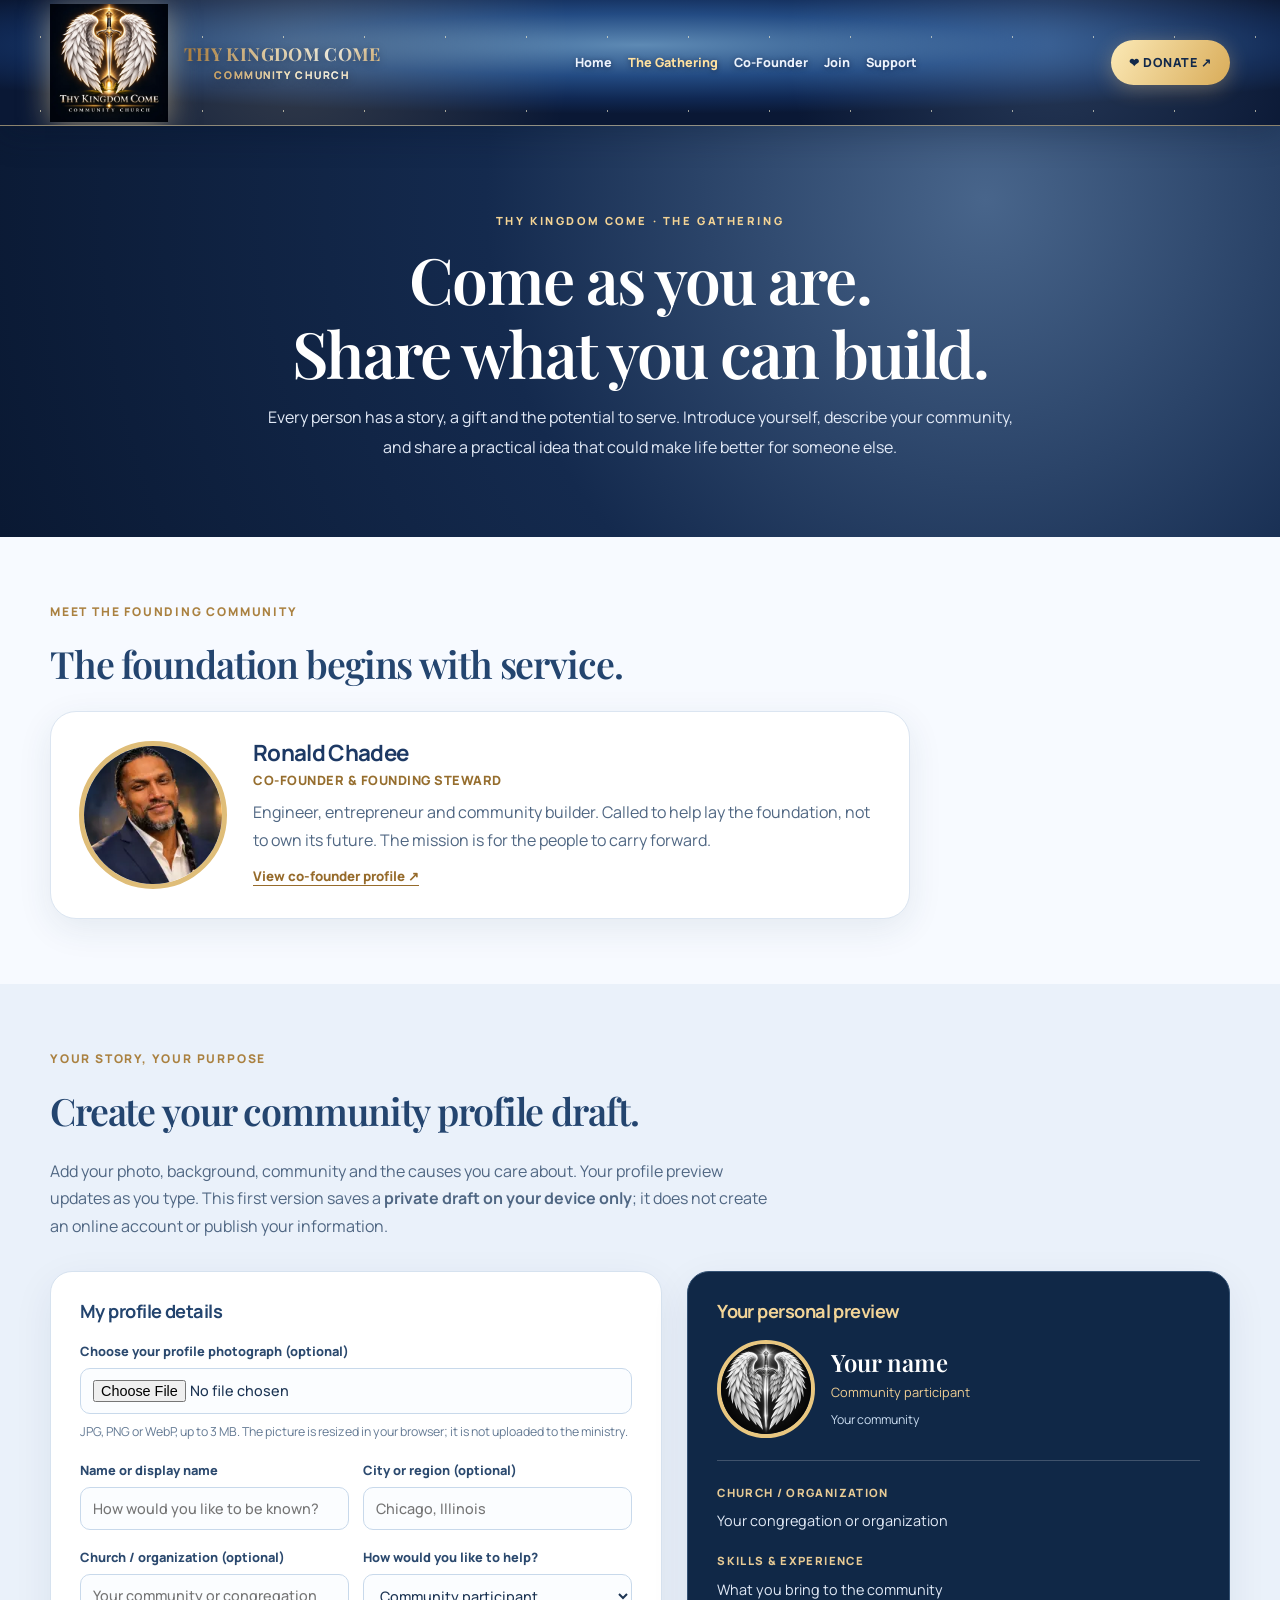
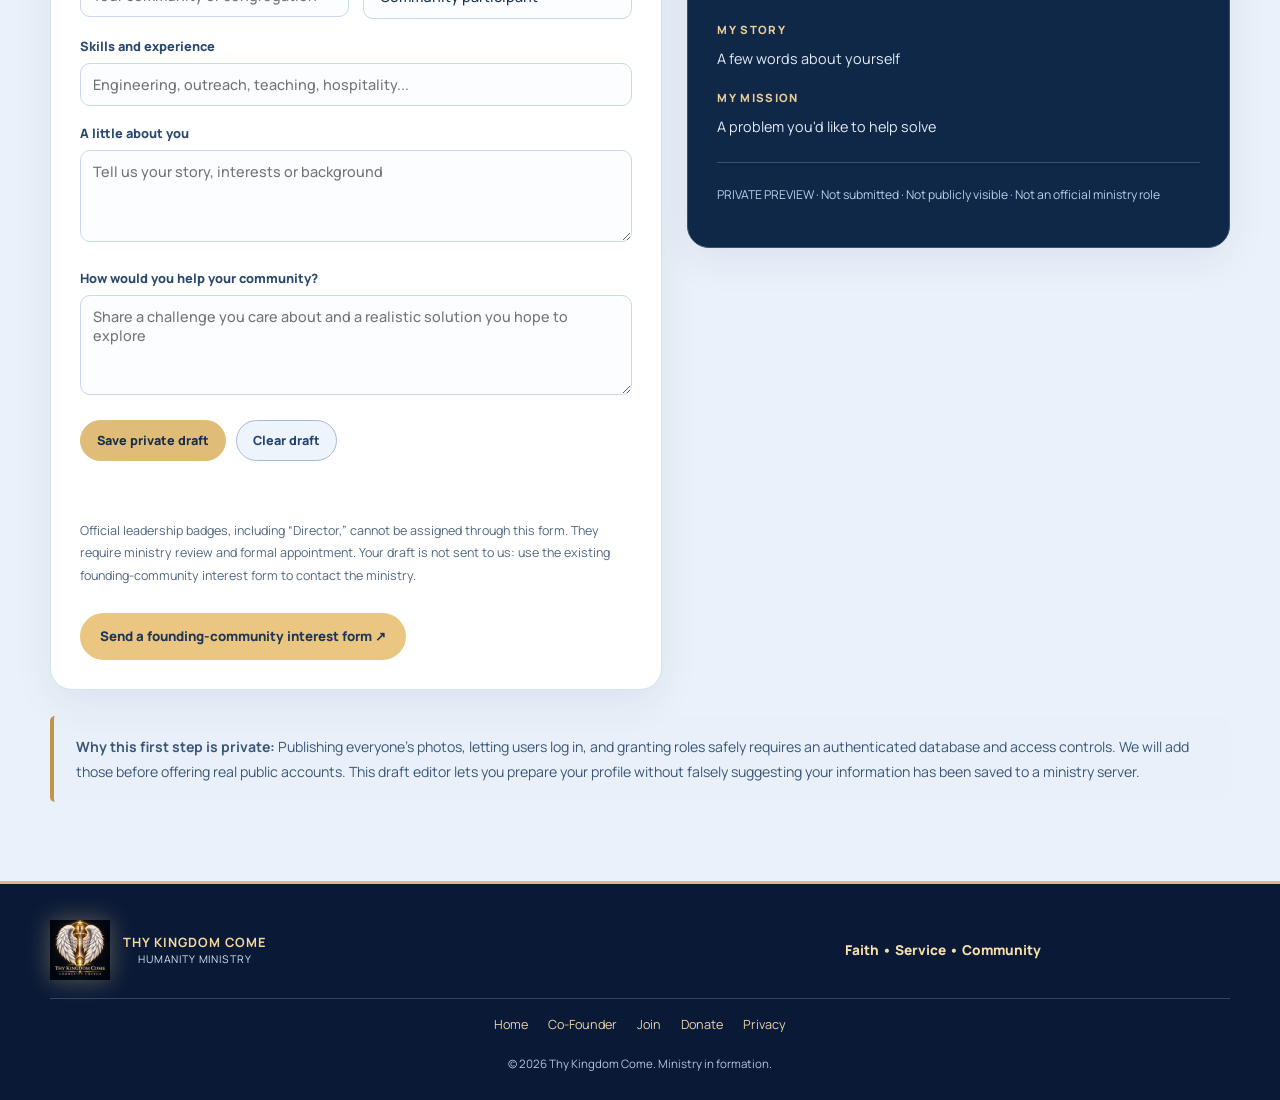
<file: members.html>
<!doctype html>
<html lang="en"><head>
<meta charset="utf-8"><meta name="viewport" content="width=device-width, initial-scale=1">
<meta name="theme-color" content="#142a4e">
<title>The Gathering | Thy Kingdom Come Community Church</title>
<meta name="description" content="Meet the founding community of Thy Kingdom Come Humanity Ministry. Build a personal introduction with your photograph, background, church, skills and ideas for helping others.">
<link rel="canonical" href="https://thykingdomcomehumanity.org/members.html">
<link rel="icon" href="/assets/profile-wings-sword.webp" type="image/webp">
<link rel="stylesheet" href="/assets/style.css?v=10"><link rel="stylesheet" href="/assets/launch.css?v=3">
<link rel="preconnect" href="https://fonts.googleapis.com"><link rel="preconnect" href="https://fonts.gstatic.com" crossorigin>
<link href="https://fonts.googleapis.com/css2?family=DM+Sans:wght@400;500;600;700;800&family=Manrope:wght@400;500;600;700;800&family=Playfair+Display:wght@500;600;700&display=swap" rel="stylesheet">
<style>
.gather-page{background:#f2f6fc;color:#162f50;font-family:'Manrope',sans-serif}
.gather-page .site-header{position:relative}
.gather-page .gather-hero{position:relative;overflow:hidden;background:radial-gradient(circle at 77% 18%,#48658b 0%,#142a4e 48%,#0a1933 100%);padding:85px 0 75px;color:white;text-align:center}
.gather-page .gather-hero .eyebrow{font-size:.7rem;letter-spacing:.23em;color:#f4d495;font-weight:800}
.gather-page .gather-hero h1{font:600 clamp(2.5rem,5vw,4.3rem)/1.15 'Playfair Display',Georgia,serif;color:white;margin:12px 0}
.gather-page .gather-hero p{color:#e2eaf7;font-size:1rem;max-width:750px;margin:0 auto;line-height:1.9}
.gather-page h2{font:600 clamp(1.8rem,3vw,2.35rem) 'Playfair Display',Georgia,serif;color:#24456f}
.gather-page .content-section{padding:65px 0}
.gather-page .founder-list-card{background:white;border:1px solid #dbe5f1;box-shadow:0 10px 35px #1f3d5e17;border-radius:26px;padding:28px;display:flex;align-items:center;gap:26px;max-width:860px}
.gather-page .founder-list-card img{width:148px;height:148px;object-fit:cover;border-radius:50%;border:5px solid #dfbd78;flex-shrink:0}
.gather-page .founder-list-card h3{font-size:1.4rem;margin:0 0 3px;color:#1d3964}
.gather-page .founder-list-card p{margin:8px 0;color:#506783}
.gather-page .small-role{font-size:.8rem;color:#966e2e;font-weight:800;letter-spacing:.04em}
.gather-page .gold-link{color:#966b2b;font-size:.83rem;font-weight:800;text-underline-offset:4px}
.gather-page .form-intro{max-width:730px;color:#506783;margin:0 0 30px}
.gather-page .editor-shell{display:grid;grid-template-columns:1.06fr .94fr;gap:25px;align-items:start}
.gather-page .edit-card,.gather-page .preview-card{border:1px solid #d6e2ef;box-shadow:0 12px 40px #16304e12;border-radius:22px;background:#fff;padding:29px}
.gather-page .edit-card h3,.gather-page .preview-card h3{font-size:1.14rem;color:#23446e;margin:0 0 18px}
.gather-page .fields{display:grid;grid-template-columns:1fr 1fr;gap:14px}
.gather-page label{display:block;font-size:.8rem;color:#2b496e;font-weight:800;margin:0 0 6px}
.gather-page input,.gather-page select,.gather-page textarea{width:100%;background:#fbfdff;border:1px solid #c8d9eb;border-radius:10px;padding:11px 12px;font:500 .9rem 'Manrope',sans-serif;color:#1d3554;min-width:0}
.gather-page input:focus-visible,.gather-page textarea:focus-visible,.gather-page select:focus-visible{outline:3px solid #e4c58b;outline-offset:2px}
.gather-page textarea{resize:vertical;min-height:92px}
.gather-page .field{margin-bottom:16px}
.gather-page .helper{font-size:.77rem;color:#647a94;line-height:1.7;margin:8px 0}
.gather-page .edit-actions{display:flex;flex-wrap:wrap;gap:10px}
.gather-page button{cursor:pointer;border-radius:999px;padding:11px 16px;font:800 .79rem 'Manrope',sans-serif;border:1px solid #a7bbd2;background:#edf4fc;color:#23456f}
.gather-page .save-button{background:#dfbd78;border-color:#dfbd78;color:#172e50}
.gather-page .preview-card{background:#102847;border-color:#345274;color:#edf4fe;position:sticky;top:15px}
.gather-page .preview-card h3{color:#f2d497}
.gather-page .person-preview{display:flex;gap:16px;align-items:center}
.gather-page .person-preview img{width:98px;height:98px;object-fit:cover;border-radius:50%;border:4px solid #e9c780;background:#213d5d}
.gather-page .preview-name{font:600 1.5rem/1.2 'Playfair Display',serif;color:#fff}
.gather-page .preview-role{font-size:.8rem;color:#efce93;margin-top:5px}
.gather-page .preview-location{font-size:.77rem;color:#cadcf0;margin-top:5px}
.gather-page .preview-line{border-top:1px solid #ffffff33;margin:22px 0}
.gather-page .preview-label{font-size:.71rem;color:#e8cb95;letter-spacing:.12em;font-weight:800;margin:0 0 6px}
.gather-page .preview-value{color:#e2eaf7;line-height:1.8;white-space:pre-wrap;overflow-wrap:anywhere;font-size:.9rem;margin:0 0 17px}
.gather-page .note{padding:18px 22px;background:#e9f0f9;border-left:4px solid #bf954e;color:#3b5677;border-radius:5px 13px 13px 5px;font-size:.88rem;line-height:1.8}
.gather-page .status{min-height:24px;font-size:.82rem;color:#305e3d;font-weight:800;margin-top:11px}
.gather-page .apply-link{display:inline-block;background:#eac680;border-radius:999px;text-decoration:none;padding:12px 20px;color:#1d3659;font-weight:800;font-size:.83rem;margin-top:13px}
.gather-page .editor-fineprint{font-size:.78rem;color:#51667f;line-height:1.8;margin-top:24px}
@media(max-width:950px){.gather-page .editor-shell{grid-template-columns:1fr}.gather-page .preview-card{position:static}}
@media(max-width:600px){.gather-page .content-section{padding:45px 0}.gather-page .gather-hero{padding:65px 0}.gather-page .founder-list-card{flex-direction:column;text-align:center}.gather-page .edit-card,.gather-page .preview-card{padding:20px}.gather-page .fields{grid-template-columns:1fr}.gather-page .person-preview img{width:75px;height:75px}}
</style><meta property="og:type" content="website">
<meta property="og:site_name" content="Thy Kingdom Come Community Church">
<meta property="og:title" content="The Gathering | Thy Kingdom Come Community Church">
<meta property="og:description" content="Learn about the founding community, fellowship, and member introductions at Thy Kingdom Come Community Church.">
<meta property="og:url" content="https://thykingdomcomehumanity.org/members.html">
<meta property="og:image" content="https://thykingdomcomehumanity.org/assets/thy-kingdom-come-logo.webp">
<meta name="twitter:card" content="summary_large_image">
<meta name="twitter:title" content="The Gathering | Thy Kingdom Come Community Church">
<meta name="twitter:description" content="Learn about the founding community, fellowship, and member introductions at Thy Kingdom Come Community Church.">
<meta name="twitter:image" content="https://thykingdomcomehumanity.org/assets/thy-kingdom-come-logo.webp">
</head>
<body class="entered founding-page gather-page">
<a class="skip" href="#main">Skip to community profiles</a>
<header class="site-header"><div class="header-light-rain" aria-hidden="true"></div><div class="container header-inner">
<a class="wordmark" href="/" aria-label="Thy Kingdom Come home"><img src="/assets/thy-kingdom-come-logo.webp" width="94" height="94" alt=""><span>THY KINGDOM COME <small>COMMUNITY CHURCH</small></span></a>
<nav class="page-navigation" aria-label="Main navigation"><a href="/">Home</a><a href="/members.html" aria-current="page">The Gathering</a><a href="/founder.html">Co-Founder</a><a href="/join.html">Join</a><a href="/#support">Support</a></nav>
<a class="header-donate" href="https://www.zeffy.com/donation-form/the-kingdom-come-humanity-ministry" target="_blank" rel="noopener noreferrer">❤ DONATE ↗</a>
</div></header>
<main id="main">
<section class="gather-hero"><div class="container"><div class="eyebrow">THY KINGDOM COME · THE GATHERING</div><h1>Come as you are.<br>Share what you can build.</h1>
<p>Every person has a story, a gift and the potential to serve. Introduce yourself, describe your community, and share a practical idea that could make life better for someone else.</p></div></section>
<section class="content-section"><div class="container">
<p style="color:#aa8140;font-size:.75rem;font-weight:800;letter-spacing:.15em">MEET THE FOUNDING COMMUNITY</p><h2>The foundation begins with service.</h2>
<article class="founder-list-card"><img src="/assets/cofounder-ronald-portrait.webp" alt="Portrait of Ronald Chadee" width="148" height="148"><div><h3>Ronald Chadee</h3><div class="small-role">CO-FOUNDER &amp; FOUNDING STEWARD</div><p>Engineer, entrepreneur and community builder. Called to help lay the foundation, not to own its future. The mission is for the people to carry forward.</p><a class="gold-link" href="/founder.html">View co-founder profile ↗</a></div></article>
</div></section>
<section class="content-section" id="profile-studio" style="background:#eaf1fa"><div class="container">
<p style="color:#aa8140;font-size:.75rem;font-weight:800;letter-spacing:.15em">YOUR STORY, YOUR PURPOSE</p><h2>Create your community profile draft.</h2><p class="form-intro">Add your photo, background, community and the causes you care about. Your profile preview updates as you type. This first version saves a <strong>private draft on your device only</strong>; it does not create an online account or publish your information.</p>
<div class="editor-shell">
<section class="edit-card" aria-labelledby="editor-title"><h3 id="editor-title">My profile details</h3>
<form id="profile-form" autocomplete="on">
<div class="field"><label for="profile-photo">Choose your profile photograph (optional)</label><input id="profile-photo" type="file" accept="image/jpeg,image/png,image/webp"><p class="helper">JPG, PNG or WebP, up to 3 MB. The picture is resized in your browser; it is not uploaded to the ministry.</p></div>
<div class="fields"><div class="field"><label for="profile-name">Name or display name</label><input id="profile-name" maxlength="80" autocomplete="name" placeholder="How would you like to be known?"></div>
<div class="field"><label for="profile-city">City or region (optional)</label><input id="profile-city" maxlength="100" placeholder="Chicago, Illinois"></div></div>
<div class="fields"><div class="field"><label for="profile-church">Church / organization (optional)</label><input id="profile-church" maxlength="120" placeholder="Your community or congregation"></div>
<div class="field"><label for="profile-interest">How would you like to help?</label><select id="profile-interest"><option value="Community participant">Community participant</option><option value="Volunteer applicant">Interested in volunteering</option><option value="Pastoral fellowship applicant">Interested in pastoral fellowship</option><option value="Leadership applicant">Interested in leadership</option><option value="Prospective director applicant">Interested in becoming a director</option><option value="Community partner applicant">Interested in partnership</option></select></div></div>
<div class="field"><label for="profile-skills">Skills and experience</label><input id="profile-skills" maxlength="180" placeholder="Engineering, outreach, teaching, hospitality..."></div>
<div class="field"><label for="profile-bio">A little about you</label><textarea id="profile-bio" maxlength="750" rows="3" placeholder="Tell us your story, interests or background"></textarea></div>
<div class="field"><label for="profile-mission">How would you help your community?</label><textarea id="profile-mission" maxlength="900" rows="4" placeholder="Share a challenge you care about and a realistic solution you hope to explore"></textarea></div>
<div class="edit-actions"><button class="save-button" type="submit">Save private draft</button><button type="button" id="clear-profile">Clear draft</button></div>
<div class="status" id="profile-status" role="status" aria-live="polite"></div>
</form><p class="editor-fineprint">Official leadership badges, including “Director,” cannot be assigned through this form. They require ministry review and formal appointment. Your draft is not sent to us: use the existing founding-community interest form to contact the ministry.</p><a class="apply-link" href="/join.html">Send a founding-community interest form ↗</a>
</section>
<section class="preview-card" aria-labelledby="preview-title"><h3 id="preview-title">Your personal preview</h3>
<div class="person-preview"><img id="preview-photo" src="/assets/profile-wings-sword.webp" width="98" height="98" alt="Profile photo preview"><div><div class="preview-name" id="preview-name">Your name</div><div class="preview-role" id="preview-role">Community participant</div><div class="preview-location" id="preview-city">Your community</div></div></div>
<div class="preview-line"></div><div class="preview-label">CHURCH / ORGANIZATION</div><p class="preview-value" id="preview-church">Your congregation or organization</p>
<div class="preview-label">SKILLS &amp; EXPERIENCE</div><p class="preview-value" id="preview-skills">What you bring to the community</p>
<div class="preview-label">MY STORY</div><p class="preview-value" id="preview-bio">A few words about yourself</p>
<div class="preview-label">MY MISSION</div><p class="preview-value" id="preview-mission">A problem you'd like to help solve</p>
<div class="preview-line"></div><p style="font-size:.76rem;color:#b7cde7;line-height:1.7">PRIVATE PREVIEW · Not submitted · Not publicly visible · Not an official ministry role</p></section>
</div>
<p class="note" style="margin-top:26px"><strong>Why this first step is private:</strong> Publishing everyone's photos, letting users log in, and granting roles safely requires an authenticated database and access controls. We will add those before offering real public accounts. This draft editor lets you prepare your profile without falsely suggesting your information has been saved to a ministry server.</p>
</div></section>
</main>
<footer class="founder-footer"><div class="container footer-grid"><div class="footer-branding"><img src="/assets/thy-kingdom-come-logo.webp" width="60" height="60" alt=""><div><strong>THY KINGDOM COME</strong><span>HUMANITY MINISTRY</span></div></div><div class="footer-founder"><strong>Faith • Service • Community</strong></div>
<nav class="footer-links"><a href="/">Home</a><a href="/founder.html">Co-Founder</a><a href="/join.html">Join</a><a href="/#support">Donate</a><a href="/privacy.html">Privacy</a></nav><p class="footer-copyright">© 2026 Thy Kingdom Come. Ministry in formation.</p></div></footer>
<script>
(function(){
"use strict";
var key="tkc_gathering_profile_draft_v1";
var fieldKeys=["name","city","church","interest","skills","bio","mission"];
var inputs={};fieldKeys.forEach(function(k){inputs[k]=document.getElementById("profile-"+k)});
var photoInput=document.getElementById("profile-photo"),previewPhoto=document.getElementById("preview-photo");
var status=document.getElementById("profile-status");
var photoData="";
var fallbacks={name:"Your name",city:"Your community",church:"Your congregation or organization",skills:"What you bring to the community",bio:"A few words about yourself",mission:"A problem you'd like to help solve"};
function updatePreview(){
 ["name","city","church","skills","bio","mission"].forEach(function(k){var v=inputs[k].value.trim();document.getElementById("preview-"+k).textContent=v||fallbacks[k]});
 document.getElementById("preview-role").textContent=inputs.interest.options[inputs.interest.selectedIndex].text;
 previewPhoto.src=photoData||"/assets/profile-wings-sword.webp";
}
fieldKeys.forEach(function(k){inputs[k].addEventListener("input",updatePreview);inputs[k].addEventListener("change",updatePreview)});
photoInput.addEventListener("change",function(){
 var file=photoInput.files&&photoInput.files[0];if(!file){return}
 if(!["image/png","image/jpeg","image/webp"].includes(file.type)||file.size>3*1024*1024){status.textContent="Please choose a JPG, PNG or WebP image smaller than 3 MB.";photoInput.value="";return}
 var reader=new FileReader();
 reader.onerror=function(){status.textContent="That image could not be read."};
 reader.onload=function(){
  var im=new Image();
  im.onload=function(){var canvas=document.createElement("canvas"),size=360;canvas.width=size;canvas.height=size;var ctx=canvas.getContext("2d");if(!ctx){status.textContent="Image preview is not supported in this browser.";return}
   var scale=Math.max(size/im.width,size/im.height);var w=im.width*scale,h=im.height*scale;ctx.fillStyle="#fff";ctx.fillRect(0,0,size,size);ctx.drawImage(im,(size-w)/2,(size-h)/2,w,h);photoData=canvas.toDataURL("image/jpeg",.75);updatePreview();status.textContent="Photo added to your local preview. Use Save private draft to keep it on this device."};
  im.onerror=function(){status.textContent="That image could not be opened."};im.src=reader.result;
 };
 reader.readAsDataURL(file);
});
document.getElementById("profile-form").addEventListener("submit",function(e){
 e.preventDefault();var data={};fieldKeys.forEach(function(k){data[k]=inputs[k].value});data.photo=photoData;data.version=1;
 try{localStorage.setItem(key,JSON.stringify(data));status.textContent="Private draft saved in this browser. It is not published or sent to the ministry."}
 catch(e){status.textContent="Browser storage was unavailable. Your preview remains on this page, but cannot be saved."}
});
document.getElementById("clear-profile").addEventListener("click",function(){
 if(!window.confirm("Clear the profile draft stored on this device?"))return;
 try{localStorage.removeItem(key)}catch(e){}
 document.getElementById("profile-form").reset();photoInput.value="";photoData="";status.textContent="Local draft cleared.";updatePreview();
});
try{var raw=localStorage.getItem(key);if(raw){var saved=JSON.parse(raw);if(saved&&saved.version===1){fieldKeys.forEach(function(k){if(typeof saved[k]==="string")inputs[k].value=saved[k]});if(typeof saved.photo==="string"&&saved.photo.startsWith("data:image/jpeg;base64,")&&saved.photo.length<500000){photoData=saved.photo};status.textContent="Your locally saved draft is ready to edit."}}}catch(e){}
updatePreview();
})();
</script></body></html>
</file>
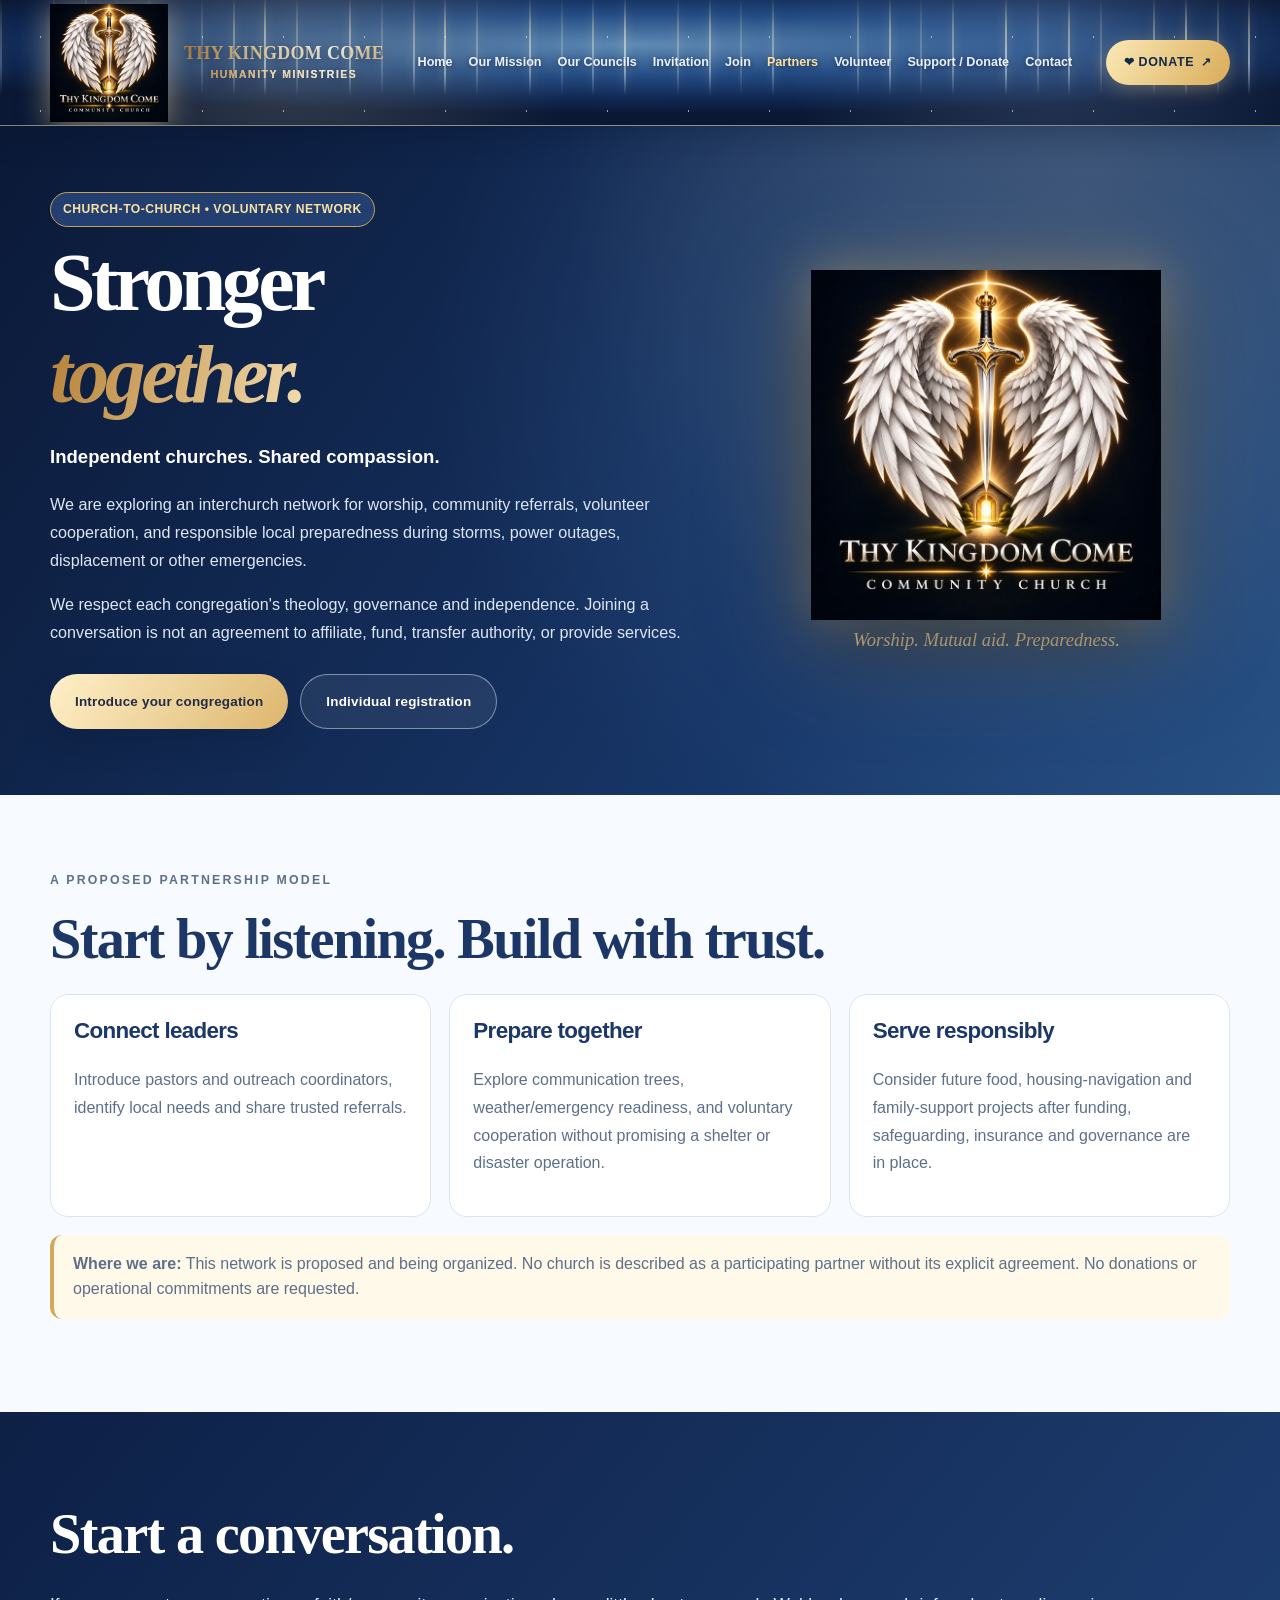
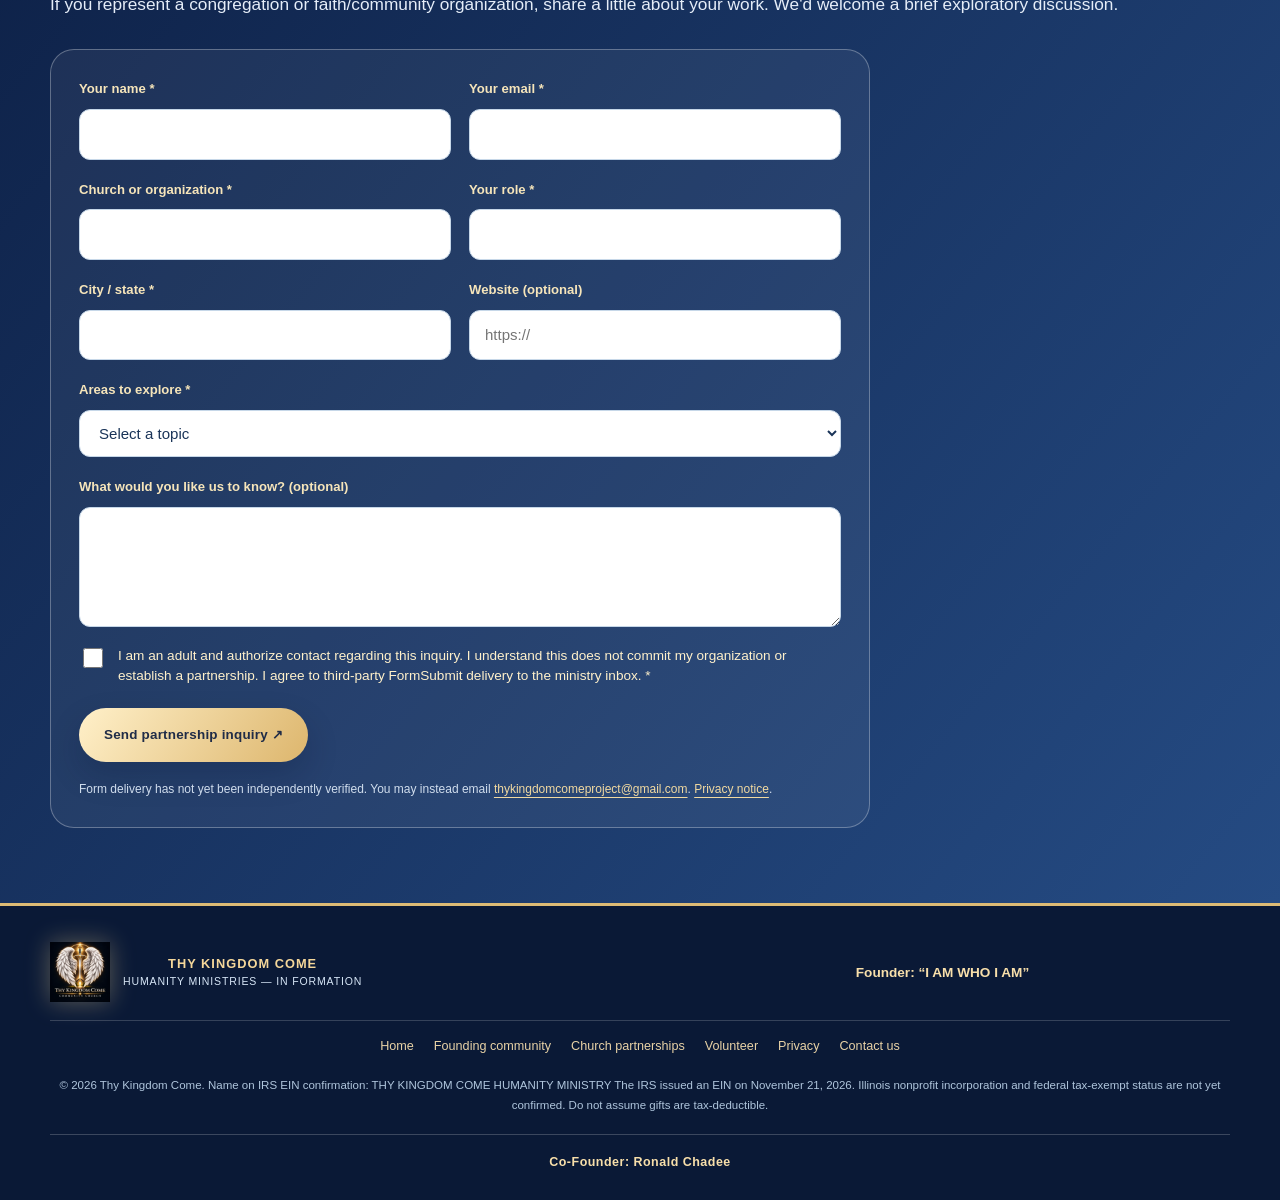
<file: partners.html>
<!doctype html>
<html lang="en"><head>
<meta charset="utf-8"><meta name="viewport" content="width=device-width,initial-scale=1">
<meta name="theme-color" content="#101f46">
<meta name="description" content="Partner with an emerging Christian-rooted, all-welcome church to plan community support, service, and outreach.">
<link rel="canonical" href="https://thykingdomcomehumanity.org/partners.html">
<link rel="icon" href="/assets/thy-kingdom-come-logo.webp" type="image/webp">
<link rel="stylesheet" href="/assets/style.css?v=10">
<link rel="stylesheet" href="/assets/launch.css?v=3">
<title>Church Partnerships | Thy Kingdom Come Community Church</title>
<style>
.founding-page .intro-hero{padding:66px 0}.reg-note{background:#fff9e9;color:#44391d;border-left:4px solid #d2aa5b;border-radius:12px;padding:17px 19px;margin:18px 0;line-height:1.55}
.reg-note a{color:#24507c}.reg-heading{font-family:Georgia,serif;font-size:clamp(2rem,4.8vw,3.9rem);line-height:1.15;color:#fff}.reg-heading em{color:#f5d69e}
.reg-columns{display:grid;grid-template-columns:repeat(3,minmax(0,1fr));gap:18px}.reg-columns article{background:#fff;border:1px solid #dce5ef;border-radius:18px;padding:23px}.reg-columns h3{color:#17376b}.reg-columns p{color:#546983}
.reg-legal{max-width:820px;margin:14px 0;color:#dce9f8;font-size:.88rem}.reg-legal a{color:#f9dfa2}.reg-banner{background:#101f46;color:#fff}.reg-banner .container{padding:50px 20px}.reg-banner h2{color:#fff}.reg-banner p{max-width:800px;color:#dce9f8}
.reg-form-label{color:#f8e4b9;font-weight:700;display:block}.form-actions{display:flex;align-items:center;gap:16px;flex-wrap:wrap}
.reg-preface{font-size:1rem;color:#f4e4bb}.reg-chip{display:inline-block;background:#223f70;color:#f9e1a4;border:1px solid #caa15a;border-radius:100px;padding:6px 12px;font-size:.76rem;font-weight:800;letter-spacing:.04em}
@media(max-width:700px){.reg-columns{grid-template-columns:1fr}}
</style><script src="/assets/header-rain.js?v=1" defer></script>
<meta property="og:type" content="website">
<meta property="og:site_name" content="Thy Kingdom Come Community Church">
<meta property="og:title" content="Church Partnerships | Thy Kingdom Come Community Church">
<meta property="og:description" content="Partner with an emerging Christian-rooted, all-welcome church to plan community support, service, and outreach.">
<meta property="og:url" content="https://thykingdomcomehumanity.org/partners.html">
<meta property="og:image" content="https://thykingdomcomehumanity.org/assets/thy-kingdom-come-logo.webp">
<meta name="twitter:card" content="summary_large_image">
<meta name="twitter:title" content="Church Partnerships | Thy Kingdom Come Community Church">
<meta name="twitter:description" content="Partner with an emerging Christian-rooted, all-welcome church to plan community support, service, and outreach.">
<meta name="twitter:image" content="https://thykingdomcomehumanity.org/assets/thy-kingdom-come-logo.webp">
</head>
<body class="entered founding-page"><a class="skip" href="#main-content">Skip to main content</a>
<header class="site-header"><div class="header-light-rain" aria-hidden="true"></div><div class="container header-inner">
<a class="wordmark" href="/" aria-label="Home"><img src="/assets/thy-kingdom-come-logo.webp" alt="" width="80" height="80"><span>THY KINGDOM COME <small>HUMANITY MINISTRIES</small></span></a>
<nav class="page-navigation" aria-label="Main navigation"><a href="/">Home</a><a href="/#mission">Our Mission</a><a href="/councils.html">Our Councils</a><a href="/invitation.html">Invitation</a><a href="/join.html">Join</a><a href="/partners.html" aria-current="page">Partners</a><a href="/volunteer.html">Volunteer</a><a href="/#support">Support / Donate</a><a href="/#contact">Contact</a></nav><a class="header-donate" href="https://www.zeffy.com/donation-form/the-kingdom-come-humanity-ministry" target="_blank" rel="noopener noreferrer" aria-label="Donate securely through Zeffy">❤ DONATE <span aria-hidden="true">↗</span></a>
</div></header><main id="main-content">

<section class="intro-hero"><div class="container intro-grid"><div><span class="reg-chip">CHURCH-TO-CHURCH • VOLUNTARY NETWORK</span><h1 class="reg-heading">Stronger <em>together.</em></h1>
<p class="intro-emphasis">Independent churches. Shared compassion.</p><p>We are exploring an interchurch network for worship, community referrals, volunteer cooperation, and responsible local preparedness during storms, power outages, displacement or other emergencies.</p>
<p>We respect each congregation's theology, governance and independence. Joining a conversation is not an agreement to affiliate, fund, transfer authority, or provide services.</p>
<div class="intro-actions"><a class="button gold-button" href="#partner-interest">Introduce your congregation</a><a class="button outline-button" href="/join.html">Individual registration</a></div></div>
<div class="intro-emblem"><img src="/assets/thy-kingdom-come-logo.webp" width="350" height="350" alt="Thy Kingdom Come emblem"><p>Worship. Mutual aid. Preparedness.</p></div></div></section>
<section class="subsection"><div class="container"><p class="section-eyebrow">A proposed partnership model</p><h2>Start by listening. Build with trust.</h2><div class="reg-columns">
<article><h3>Connect leaders</h3><p>Introduce pastors and outreach coordinators, identify local needs and share trusted referrals.</p></article>
<article><h3>Prepare together</h3><p>Explore communication trees, weather/emergency readiness, and voluntary cooperation without promising a shelter or disaster operation.</p></article>
<article><h3>Serve responsibly</h3><p>Consider future food, housing-navigation and family-support projects after funding, safeguarding, insurance and governance are in place.</p></article>
</div><p class="reg-note"><strong>Where we are:</strong> This network is proposed and being organized. No church is described as a participating partner without its explicit agreement. No donations or operational commitments are requested.</p></div></section>
<section class="subsection registration" id="partner-interest"><div class="container"><h2>Start a conversation.</h2><p class="lead-p">If you represent a congregation or faith/community organization, share a little about your work. We'd welcome a brief exploratory discussion.</p>
<form class="interest-form" action="https://formsubmit.co/thykingdomcomeproject@gmail.com" method="POST" aria-label="Church partnership inquiry form">
<input type="hidden" name="_subject" value="Church partnership inquiry — Thy Kingdom Come Humanity"><input type="hidden" name="_next" value="https://thykingdomcomehumanity.org/thanks.html"><input type="hidden" name="_template" value="table"><input type="hidden" name="_captcha" value="true">
<input type="text" name="_honey" class="form-honeypot" tabindex="-1" autocomplete="off" aria-hidden="true">
<input type="hidden" name="form_kind" value="Exploratory church partnership inquiry">
<div class="form-grid"><div class="form-row"><label for="partner-name">Your name *</label><input id="partner-name" name="contact_name" required maxlength="100" autocomplete="name"></div><div class="form-row"><label for="partner-email">Your email *</label><input id="partner-email" name="email" type="email" required maxlength="254" autocomplete="email"></div></div>
<div class="form-grid"><div class="form-row"><label for="partner-church">Church or organization *</label><input id="partner-church" name="organization" required maxlength="160"></div><div class="form-row"><label for="partner-role">Your role *</label><input id="partner-role" name="representative_role" maxlength="100" required></div></div>
<div class="form-grid"><div class="form-row"><label for="partner-location">City / state *</label><input id="partner-location" name="city_state" maxlength="120" required></div><div class="form-row"><label for="partner-site">Website (optional)</label><input id="partner-site" name="website" type="url" maxlength="250" placeholder="https://"></div></div>
<div class="form-row"><label for="partner-focus">Areas to explore *</label><select id="partner-focus" name="interest_area" required><option value="">Select a topic</option><option>Worship and pastoral fellowship</option><option>Emergency preparedness and mutual aid</option><option>Food and housing resource referrals</option><option>Volunteer collaboration</option><option>Professional nonprofit advice</option><option>General introductory meeting</option></select></div>
<div class="form-row"><label for="partner-note">What would you like us to know? (optional)</label><textarea id="partner-note" name="message" rows="4" maxlength="1400"></textarea></div>
<label class="check-row"><input type="checkbox" name="contact_consent" value="Yes" required><span>I am an adult and authorize contact regarding this inquiry. I understand this does not commit my organization or establish a partnership. I agree to third-party FormSubmit delivery to the ministry inbox. *</span></label>
<button class="button gold-button" type="submit">Send partnership inquiry ↗</button>
<p class="form-smallprint">Form delivery has not yet been independently verified. You may instead email <a class="plain-link" href="mailto:thykingdomcomeproject@gmail.com?subject=Church%20Partnership%20Inquiry">thykingdomcomeproject@gmail.com</a>. <a class="plain-link" href="/privacy.html">Privacy notice</a>.</p></form></div></section></main><footer class="founder-footer"><div class="container footer-grid"><div class="footer-branding"><img src="/assets/thy-kingdom-come-logo.webp" width="60" height="60" alt=""><div><strong>THY KINGDOM COME</strong><span>HUMANITY MINISTRIES — IN FORMATION</span></div></div>
<div class="footer-founder"><strong>Founder: “I AM WHO I AM”</strong></div>
<nav class="footer-links"><a href="/">Home</a><a href="/join.html">Founding community</a><a href="/partners.html">Church partnerships</a><a href="/volunteer.html">Volunteer</a><a href="/privacy.html">Privacy</a><a href="mailto:thykingdomcomeproject@gmail.com">Contact us</a></nav>
<p class="footer-copyright">© 2026 Thy Kingdom Come. Name on IRS EIN confirmation: THY KINGDOM COME HUMANITY MINISTRY The IRS issued an EIN on November 21, 2026. Illinois nonprofit incorporation and federal tax-exempt status are not yet confirmed. Do not assume gifts are tax-deductible.</p>
<p class="footer-cofounder">Co-Founder: Ronald Chadee</p></div></footer></body></html>
</file>
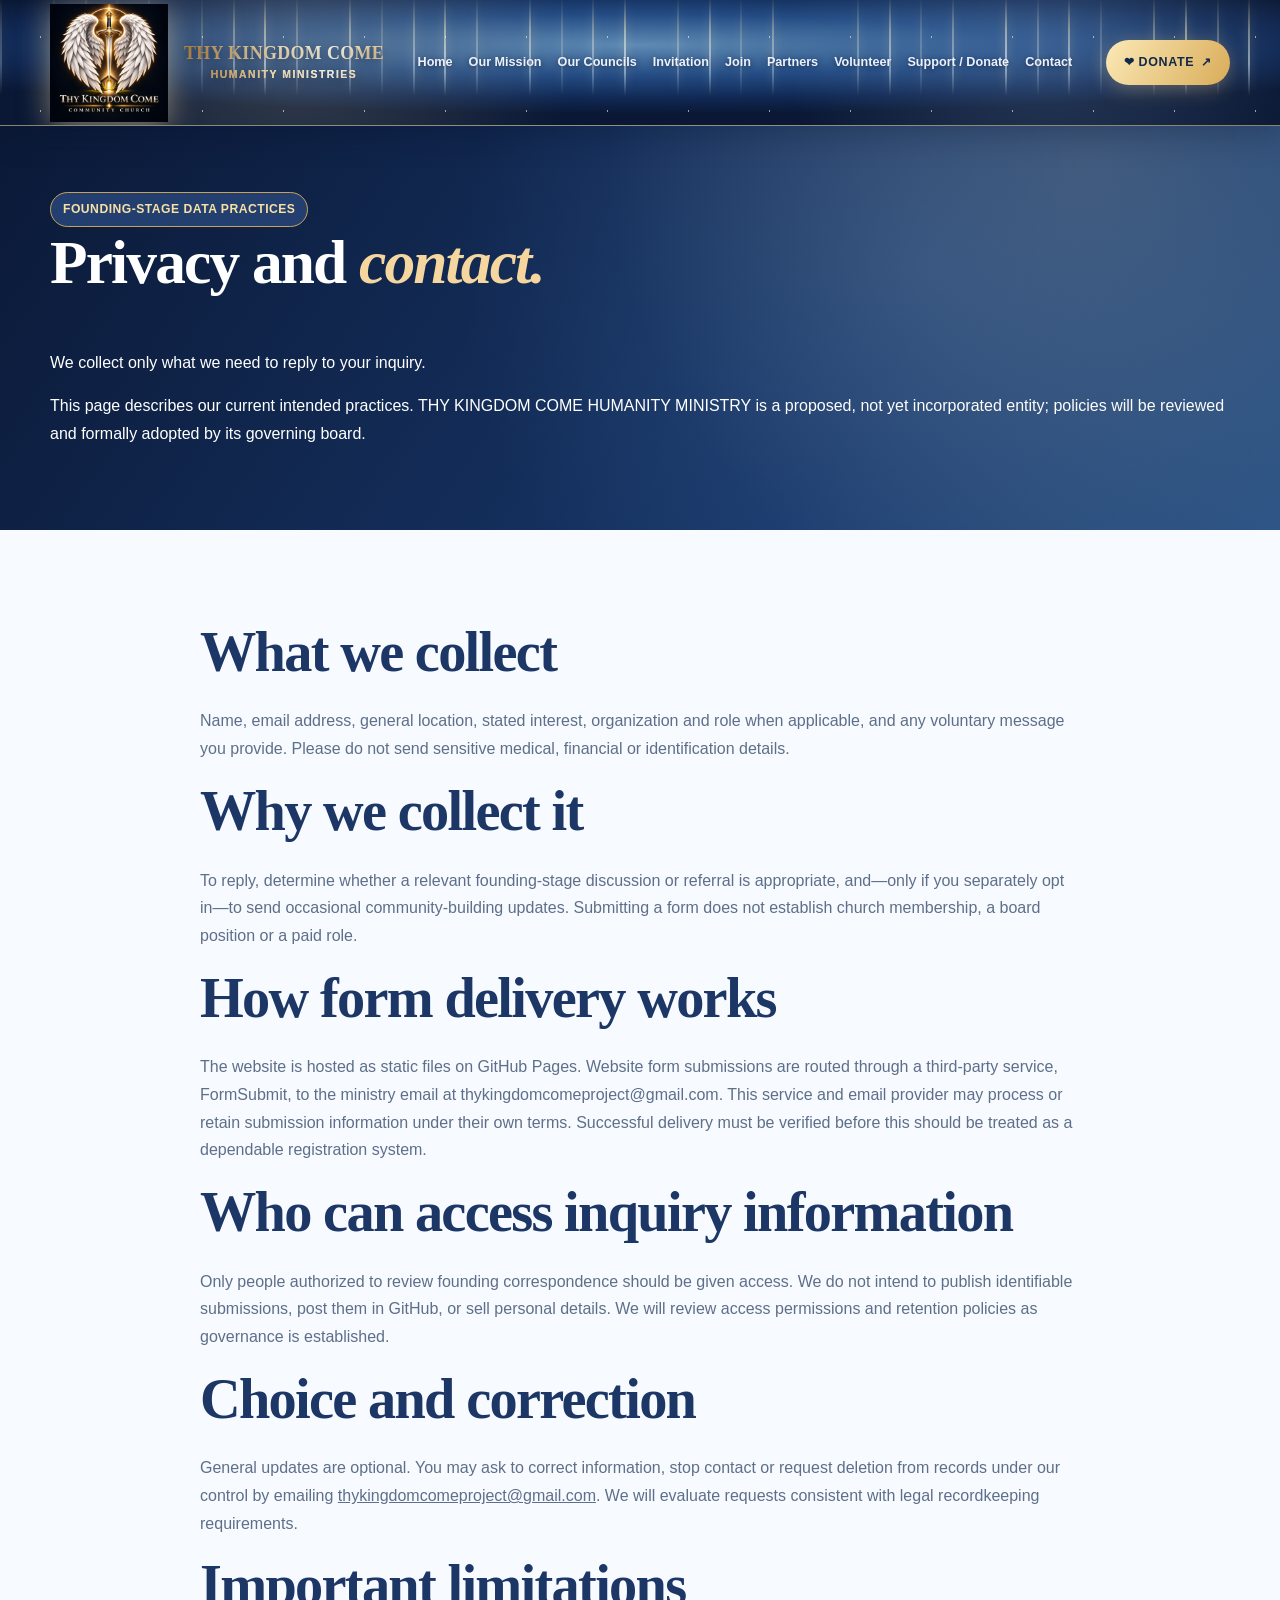
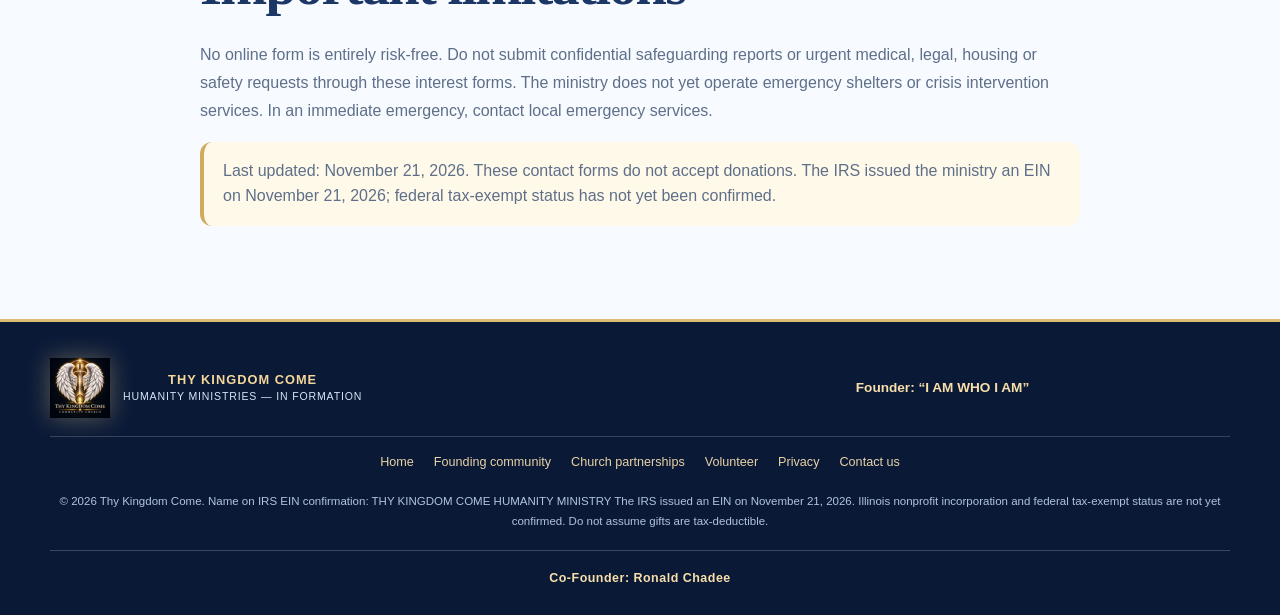
<file: privacy.html>
<!doctype html>
<html lang="en"><head>
<meta charset="utf-8"><meta name="viewport" content="width=device-width,initial-scale=1">
<meta name="theme-color" content="#101f46">
<meta name="description" content="Read how Thy Kingdom Come Community Church handles founding inquiries and contact information.">
<link rel="canonical" href="https://thykingdomcomehumanity.org/privacy.html">
<link rel="icon" href="/assets/thy-kingdom-come-logo.webp" type="image/webp">
<link rel="stylesheet" href="/assets/style.css?v=10">
<link rel="stylesheet" href="/assets/launch.css?v=3">
<title>Privacy & Contact | Thy Kingdom Come Community Church</title>
<style>
.founding-page .intro-hero{padding:66px 0}.reg-note{background:#fff9e9;color:#44391d;border-left:4px solid #d2aa5b;border-radius:12px;padding:17px 19px;margin:18px 0;line-height:1.55}
.reg-note a{color:#24507c}.reg-heading{font-family:Georgia,serif;font-size:clamp(2rem,4.8vw,3.9rem);line-height:1.15;color:#fff}.reg-heading em{color:#f5d69e}
.reg-columns{display:grid;grid-template-columns:repeat(3,minmax(0,1fr));gap:18px}.reg-columns article{background:#fff;border:1px solid #dce5ef;border-radius:18px;padding:23px}.reg-columns h3{color:#17376b}.reg-columns p{color:#546983}
.reg-legal{max-width:820px;margin:14px 0;color:#dce9f8;font-size:.88rem}.reg-legal a{color:#f9dfa2}.reg-banner{background:#101f46;color:#fff}.reg-banner .container{padding:50px 20px}.reg-banner h2{color:#fff}.reg-banner p{max-width:800px;color:#dce9f8}
.reg-form-label{color:#f8e4b9;font-weight:700;display:block}.form-actions{display:flex;align-items:center;gap:16px;flex-wrap:wrap}
.reg-preface{font-size:1rem;color:#f4e4bb}.reg-chip{display:inline-block;background:#223f70;color:#f9e1a4;border:1px solid #caa15a;border-radius:100px;padding:6px 12px;font-size:.76rem;font-weight:800;letter-spacing:.04em}
@media(max-width:700px){.reg-columns{grid-template-columns:1fr}}
</style><script src="/assets/header-rain.js?v=1" defer></script>
<meta property="og:type" content="website">
<meta property="og:site_name" content="Thy Kingdom Come Community Church">
<meta property="og:title" content="Privacy & Contact | Thy Kingdom Come Community Church">
<meta property="og:description" content="Read how Thy Kingdom Come Community Church handles founding inquiries and contact information.">
<meta property="og:url" content="https://thykingdomcomehumanity.org/privacy.html">
<meta property="og:image" content="https://thykingdomcomehumanity.org/assets/thy-kingdom-come-logo.webp">
<meta name="twitter:card" content="summary_large_image">
<meta name="twitter:title" content="Privacy & Contact | Thy Kingdom Come Community Church">
<meta name="twitter:description" content="Read how Thy Kingdom Come Community Church handles founding inquiries and contact information.">
<meta name="twitter:image" content="https://thykingdomcomehumanity.org/assets/thy-kingdom-come-logo.webp">
</head>
<body class="entered founding-page"><a class="skip" href="#main-content">Skip to main content</a>
<header class="site-header"><div class="header-light-rain" aria-hidden="true"></div><div class="container header-inner">
<a class="wordmark" href="/" aria-label="Home"><img src="/assets/thy-kingdom-come-logo.webp" alt="" width="80" height="80"><span>THY KINGDOM COME <small>HUMANITY MINISTRIES</small></span></a>
<nav class="page-navigation" aria-label="Main navigation"><a href="/">Home</a><a href="/#mission">Our Mission</a><a href="/councils.html">Our Councils</a><a href="/invitation.html">Invitation</a><a href="/join.html">Join</a><a href="/partners.html">Partners</a><a href="/volunteer.html">Volunteer</a><a href="/#support">Support / Donate</a><a href="/#contact">Contact</a></nav><a class="header-donate" href="https://www.zeffy.com/donation-form/the-kingdom-come-humanity-ministry" target="_blank" rel="noopener noreferrer" aria-label="Donate securely through Zeffy">❤ DONATE <span aria-hidden="true">↗</span></a>
</div></header><main id="main-content">

<section class="intro-hero"><div class="container"><span class="reg-chip">FOUNDING-STAGE DATA PRACTICES</span><h1 class="reg-heading">Privacy and <em>contact.</em></h1><p class="intro-emphasis">We collect only what we need to reply to your inquiry.</p><p>This page describes our current intended practices. THY KINGDOM COME HUMANITY MINISTRY is a proposed, not yet incorporated entity; policies will be reviewed and formally adopted by its governing board.</p></div></section>
<section class="subsection"><div class="container" style="max-width:880px">
<h2>What we collect</h2><p>Name, email address, general location, stated interest, organization and role when applicable, and any voluntary message you provide. Please do not send sensitive medical, financial or identification details.</p>
<h2>Why we collect it</h2><p>To reply, determine whether a relevant founding-stage discussion or referral is appropriate, and—only if you separately opt in—to send occasional community-building updates. Submitting a form does not establish church membership, a board position or a paid role.</p>
<h2>How form delivery works</h2><p>The website is hosted as static files on GitHub Pages. Website form submissions are routed through a third-party service, FormSubmit, to the ministry email at thykingdomcomeproject@gmail.com. This service and email provider may process or retain submission information under their own terms. Successful delivery must be verified before this should be treated as a dependable registration system.</p>
<h2>Who can access inquiry information</h2><p>Only people authorized to review founding correspondence should be given access. We do not intend to publish identifiable submissions, post them in GitHub, or sell personal details. We will review access permissions and retention policies as governance is established.</p>
<h2>Choice and correction</h2><p>General updates are optional. You may ask to correct information, stop contact or request deletion from records under our control by emailing <a href="mailto:thykingdomcomeproject@gmail.com?subject=Privacy%20Request">thykingdomcomeproject@gmail.com</a>. We will evaluate requests consistent with legal recordkeeping requirements.</p>
<h2>Important limitations</h2><p>No online form is entirely risk-free. Do not submit confidential safeguarding reports or urgent medical, legal, housing or safety requests through these interest forms. The ministry does not yet operate emergency shelters or crisis intervention services. In an immediate emergency, contact local emergency services.</p>
<p class="reg-note">Last updated: November 21, 2026. These contact forms do not accept donations. The IRS issued the ministry an EIN on November 21, 2026; federal tax-exempt status has not yet been confirmed.</p>
</div></section></main><footer class="founder-footer"><div class="container footer-grid"><div class="footer-branding"><img src="/assets/thy-kingdom-come-logo.webp" width="60" height="60" alt=""><div><strong>THY KINGDOM COME</strong><span>HUMANITY MINISTRIES — IN FORMATION</span></div></div>
<div class="footer-founder"><strong>Founder: “I AM WHO I AM”</strong></div>
<nav class="footer-links"><a href="/">Home</a><a href="/join.html">Founding community</a><a href="/partners.html">Church partnerships</a><a href="/volunteer.html">Volunteer</a><a href="/privacy.html">Privacy</a><a href="mailto:thykingdomcomeproject@gmail.com">Contact us</a></nav>
<p class="footer-copyright">© 2026 Thy Kingdom Come. Name on IRS EIN confirmation: THY KINGDOM COME HUMANITY MINISTRY The IRS issued an EIN on November 21, 2026. Illinois nonprofit incorporation and federal tax-exempt status are not yet confirmed. Do not assume gifts are tax-deductible.</p>
<p class="footer-cofounder">Co-Founder: Ronald Chadee</p></div></footer></body></html>
</file>
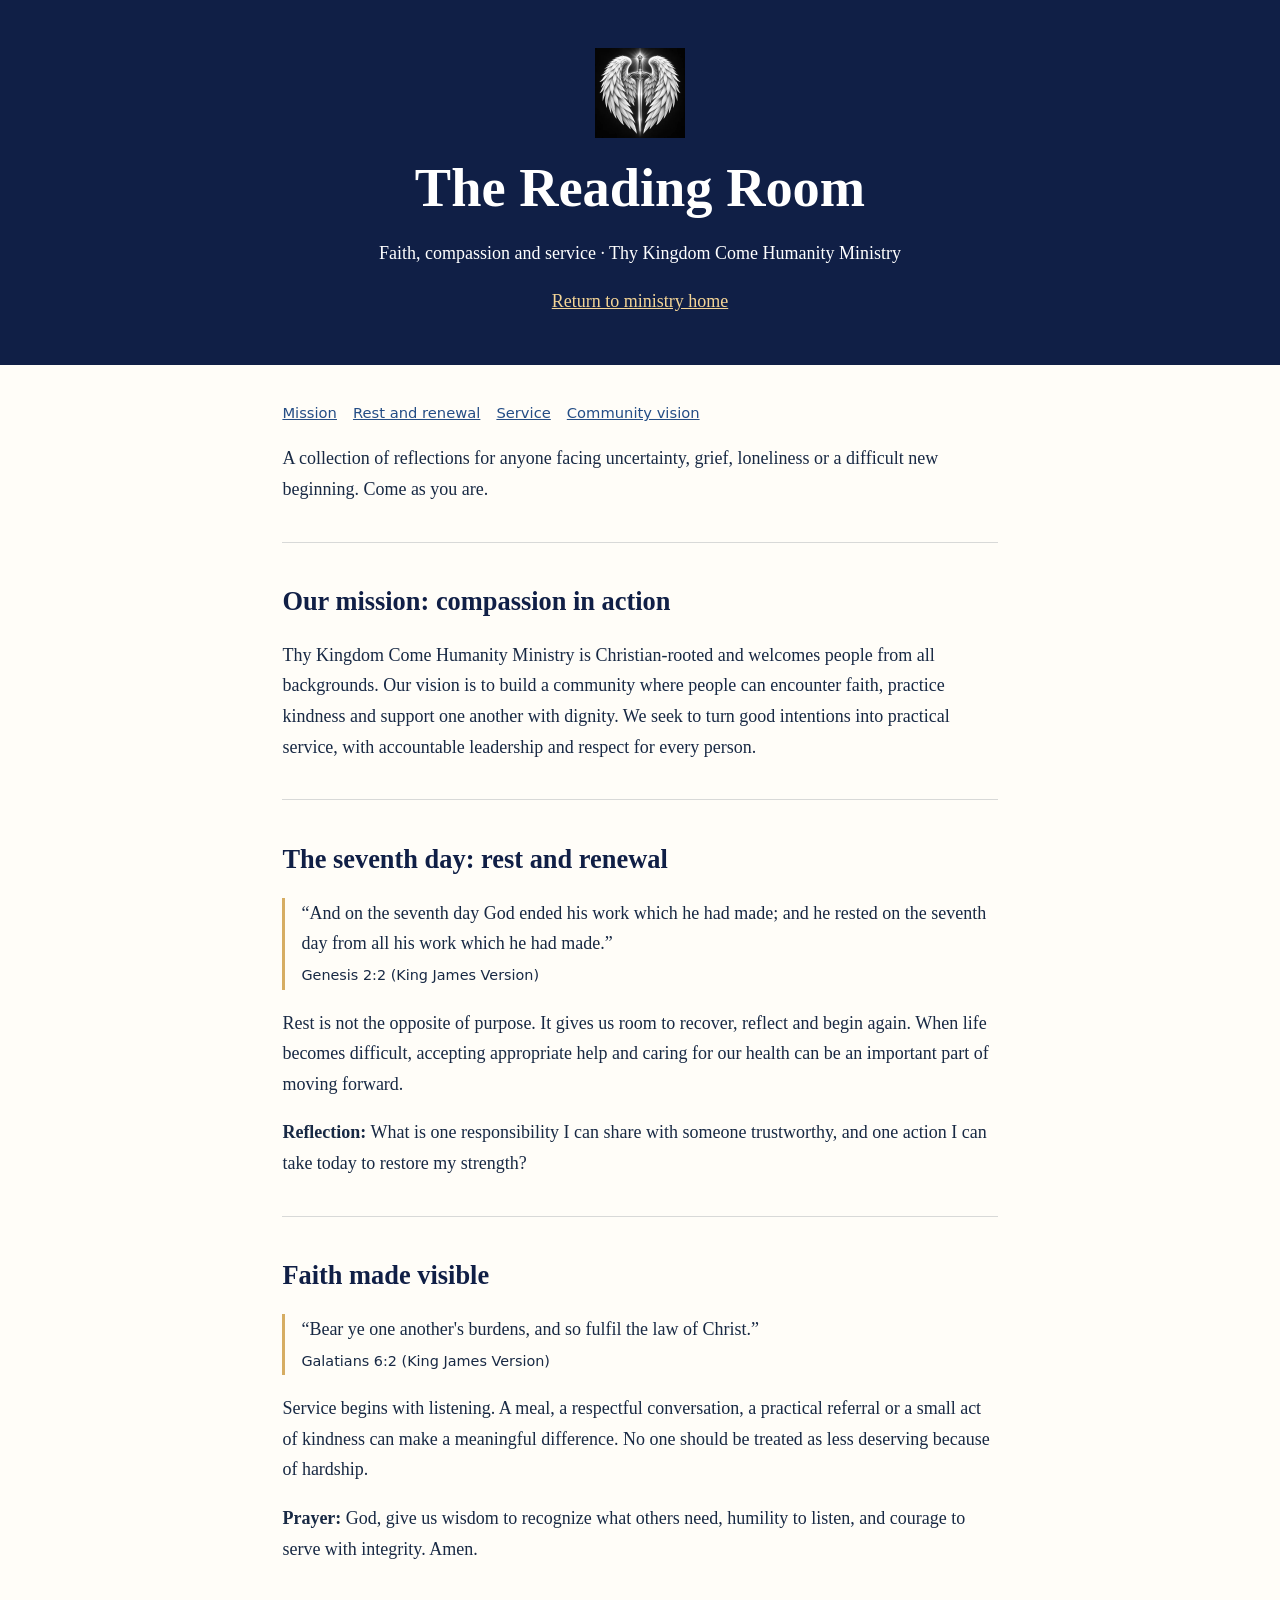
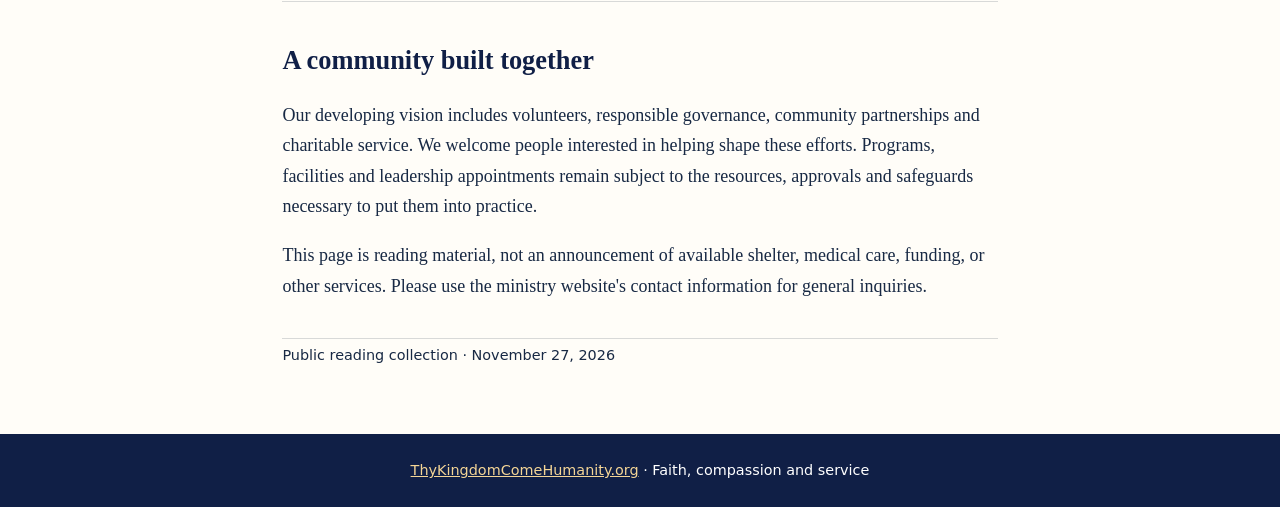
<file: reading-room.html>
<!doctype html>
<html lang="en">
<head>
<meta charset="utf-8"><meta name="viewport" content="width=device-width, initial-scale=1">
<meta name="theme-color" content="#101f46">
<meta name="description" content="Scripture reflections, ministry mission, and community service reading material.">
<title>Reading Room | Thy Kingdom Come Humanity Ministry</title>
<link rel="canonical" href="https://thykingdomcomehumanity.org/reading-room.html">
<link rel="icon" href="/assets/profile-wings-sword.webp" type="image/webp">
<style>
:root{color-scheme:light;--navy:#101f46;--gold:#d6ad63;--paper:#fffdf8;--ink:#182944}
*{box-sizing:border-box}body{margin:0;background:var(--paper);color:var(--ink);font:18px/1.7 Georgia,serif}header{background:var(--navy);color:white;padding:3rem 1.25rem;text-align:center}header a{color:#f4d596}header img{width:90px;height:90px;object-fit:contain}h1{font-size:clamp(2rem,5vw,3.4rem);line-height:1.15;margin:.6rem 0}h2{font-size:1.65rem;line-height:1.3;color:var(--navy)}main{max-width:760px;margin:auto;padding:1rem 1.4rem 4rem}section{border-bottom:1px solid #d8d9d8;padding:1.2rem 0}blockquote{border-left:3px solid var(--gold);padding-left:1rem;margin:1.1rem 0}small,footer{font-family:system-ui,sans-serif;font-size:.9rem}footer{text-align:center;padding:1.5rem;background:var(--navy);color:white}a{color:#244d85}footer a{color:#f4d596}nav{display:flex;gap:1rem;flex-wrap:wrap;font-family:system-ui,sans-serif;font-size:.92rem}
</style></head>
<body><header><img src="/assets/profile-wings-sword.webp" alt="Ministry emblem"><h1>The Reading Room</h1><p>Faith, compassion and service · Thy Kingdom Come Humanity Ministry</p><a href="/">Return to ministry home</a></header>
<main><section><nav aria-label="Reading contents"><a href="#mission">Mission</a><a href="#rest">Rest and renewal</a><a href="#service">Service</a><a href="#community">Community vision</a></nav><p>A collection of reflections for anyone facing uncertainty, grief, loneliness or a difficult new beginning. Come as you are.</p></section>
<section id="mission"><h2>Our mission: compassion in action</h2><p>Thy Kingdom Come Humanity Ministry is Christian-rooted and welcomes people from all backgrounds. Our vision is to build a community where people can encounter faith, practice kindness and support one another with dignity. We seek to turn good intentions into practical service, with accountable leadership and respect for every person.</p></section>
<section id="rest"><h2>The seventh day: rest and renewal</h2><blockquote>“And on the seventh day God ended his work which he had made; and he rested on the seventh day from all his work which he had made.”<br><small>Genesis 2:2 (King James Version)</small></blockquote><p>Rest is not the opposite of purpose. It gives us room to recover, reflect and begin again. When life becomes difficult, accepting appropriate help and caring for our health can be an important part of moving forward.</p><p><strong>Reflection:</strong> What is one responsibility I can share with someone trustworthy, and one action I can take today to restore my strength?</p></section>
<section id="service"><h2>Faith made visible</h2><blockquote>“Bear ye one another's burdens, and so fulfil the law of Christ.”<br><small>Galatians 6:2 (King James Version)</small></blockquote><p>Service begins with listening. A meal, a respectful conversation, a practical referral or a small act of kindness can make a meaningful difference. No one should be treated as less deserving because of hardship.</p><p><strong>Prayer:</strong> God, give us wisdom to recognize what others need, humility to listen, and courage to serve with integrity. Amen.</p></section>
<section id="community"><h2>A community built together</h2><p>Our developing vision includes volunteers, responsible governance, community partnerships and charitable service. We welcome people interested in helping shape these efforts. Programs, facilities and leadership appointments remain subject to the resources, approvals and safeguards necessary to put them into practice.</p><p>This page is reading material, not an announcement of available shelter, medical care, funding, or other services. Please use the ministry website's contact information for general inquiries.</p></section>
<small>Public reading collection · November 27, 2026</small></main>
<footer><a href="/">ThyKingdomComeHumanity.org</a> · Faith, compassion and service</footer></body></html>
</file>
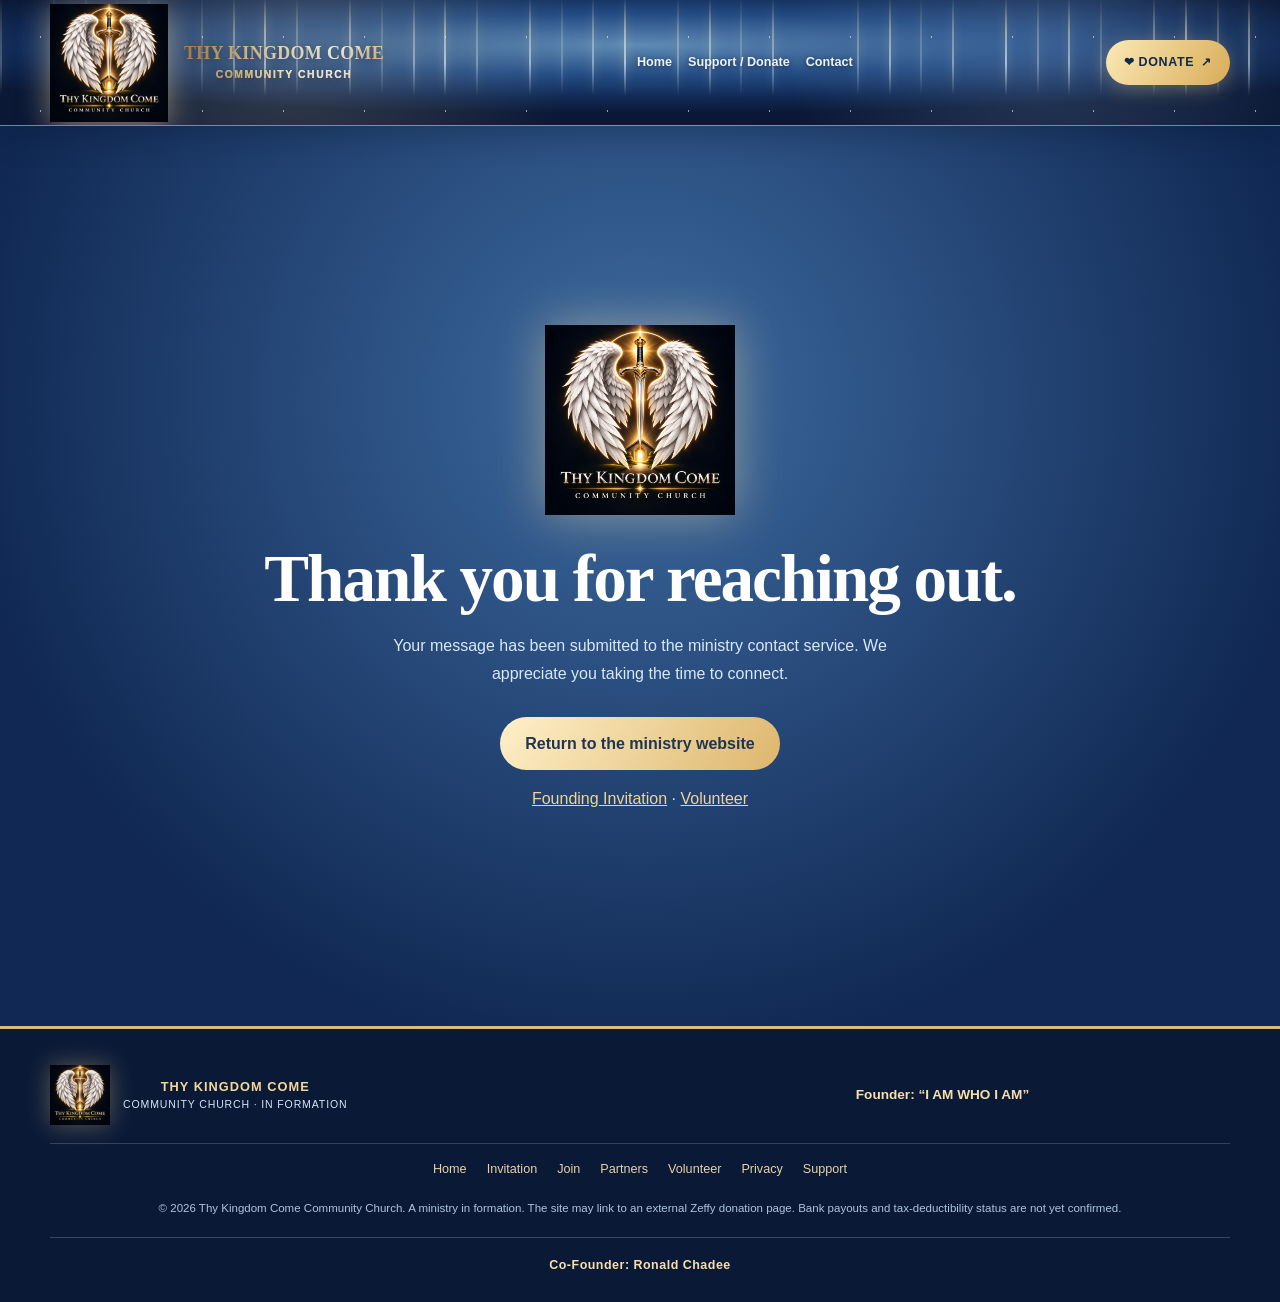
<file: thanks.html>
<!doctype html>
<html lang="en">
<head>
<meta charset="utf-8">
<meta name="viewport" content="width=device-width,initial-scale=1">
<meta name="theme-color" content="#102853">
<meta name="robots" content="noindex,follow">
<title>Thank You | Thy Kingdom Come Community Church</title>
<link rel="icon" href="/assets/thy-kingdom-come-logo.webp" type="image/webp">
<link rel="stylesheet" href="/assets/style.css?v=10">
<link rel="stylesheet" href="/assets/launch.css?v=3">
<style>
html,body{min-height:100%;margin:0}
.thanks-screen{min-height:100vh;display:flex;flex-direction:column;align-items:center;justify-content:center;gap:15px;padding:45px 24px;text-align:center;background:radial-gradient(ellipse at 50% 30%,#3e6ba0,#102853 75%);color:#f5f9ff}
.thanks-screen img{width:min(52vw,190px);height:auto;filter:drop-shadow(0 0 24px #f0d89f77)}
.thanks-screen h1{font-size:clamp(2.3rem,8vw,4.2rem);margin:10px 0 0;color:#fff}
.thanks-screen p{max-width:550px;color:#d9e8fa;margin:0 0 14px}
.thanks-screen .back-link{display:inline-block;padding:13px 25px;border-radius:99px;background:linear-gradient(125deg,#fff0c9,#ddb66d);color:#203454;text-decoration:none;font-weight:800}
</style>
<script src="/assets/header-rain.js?v=1" defer></script>
</head>
<body class="entered founding-page">
<header class="site-header"><div class="header-light-rain" aria-hidden="true"></div><div class="container header-inner"><a class="wordmark" href="/" aria-label="Thy Kingdom Come home"><img src="/assets/thy-kingdom-come-logo.webp" width="94" height="94" alt=""><span>THY KINGDOM COME <small>COMMUNITY CHURCH</small></span></a><nav class="page-navigation" aria-label="Main navigation"><a href="/">Home</a><a href="/#support">Support / Donate</a><a href="/#contact">Contact</a></nav><a class="header-donate" href="https://www.zeffy.com/donation-form/the-kingdom-come-humanity-ministry" target="_blank" rel="noopener noreferrer" aria-label="Donate securely through Zeffy">❤ DONATE <span aria-hidden="true">↗</span></a></div></header>
<main class="thanks-screen">
<img src="/assets/thy-kingdom-come-logo.webp" alt="Thy Kingdom Come angel wings, sword, and church emblem" width="190" height="190">
<h1>Thank you for reaching out.</h1>
<p>Your message has been submitted to the ministry contact service. We appreciate you taking the time to connect.</p>
<a class="back-link" href="/">Return to the ministry website</a>
<p><a href="/invitation.html" style="color:#f2d493">Founding Invitation</a> · <a href="/volunteer.html" style="color:#f2d493">Volunteer</a></p>

</main>
<footer class="founder-footer"><div class="container footer-grid">
<div class="footer-branding"><img src="/assets/thy-kingdom-come-logo.webp" width="60" height="60" alt=""><div><strong>THY KINGDOM COME</strong><span>COMMUNITY CHURCH · IN FORMATION</span></div></div>
<div class="footer-founder"><strong>Founder: “I AM WHO I AM”</strong></div>
<nav class="footer-links" aria-label="Footer navigation"><a href="/">Home</a><a href="/invitation.html">Invitation</a><a href="/join.html">Join</a><a href="/partners.html">Partners</a><a href="/volunteer.html">Volunteer</a><a href="/privacy.html">Privacy</a><a href="/#support">Support</a></nav>
<p class="footer-copyright">© 2026 Thy Kingdom Come Community Church. A ministry in formation. The site may link to an external Zeffy donation page. Bank payouts and tax-deductibility status are not yet confirmed.</p>
<p class="footer-cofounder">Co-Founder: Ronald Chadee</p>
</div></footer>
</body>
</html>
</file>
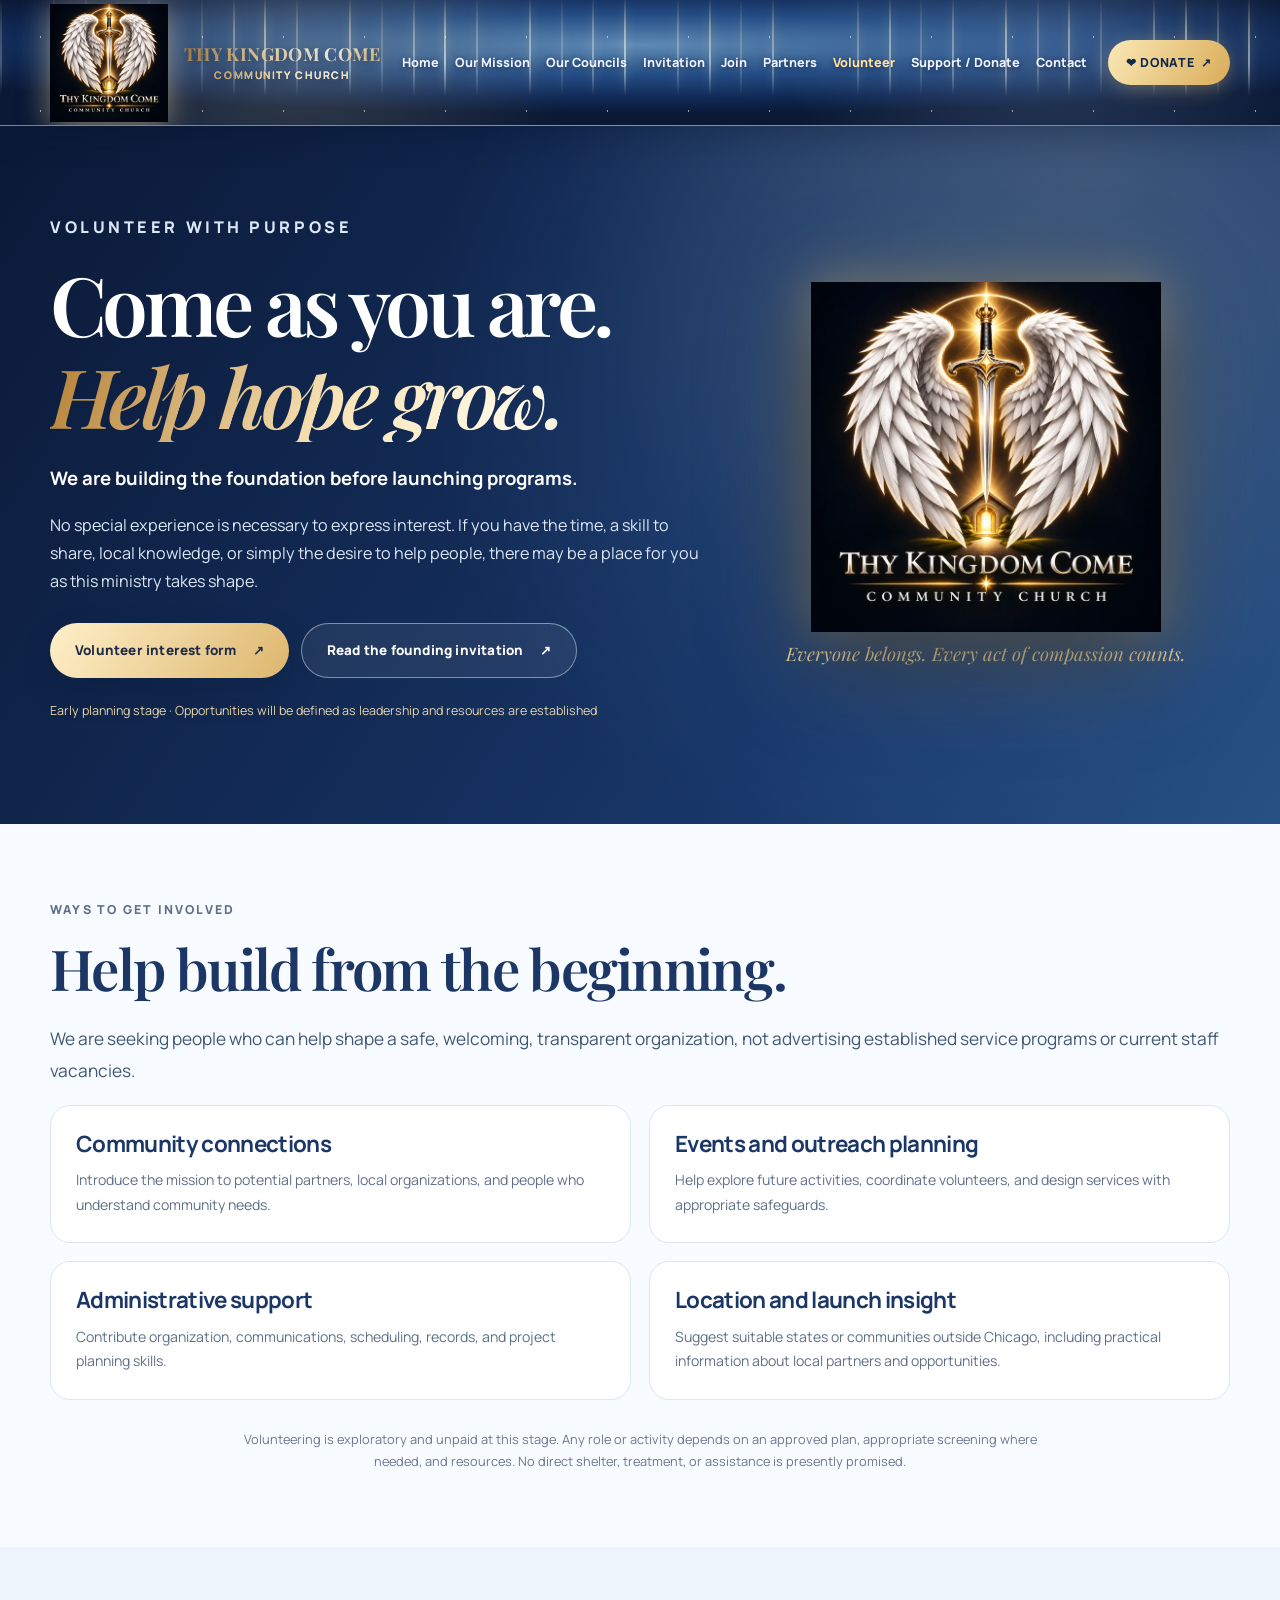
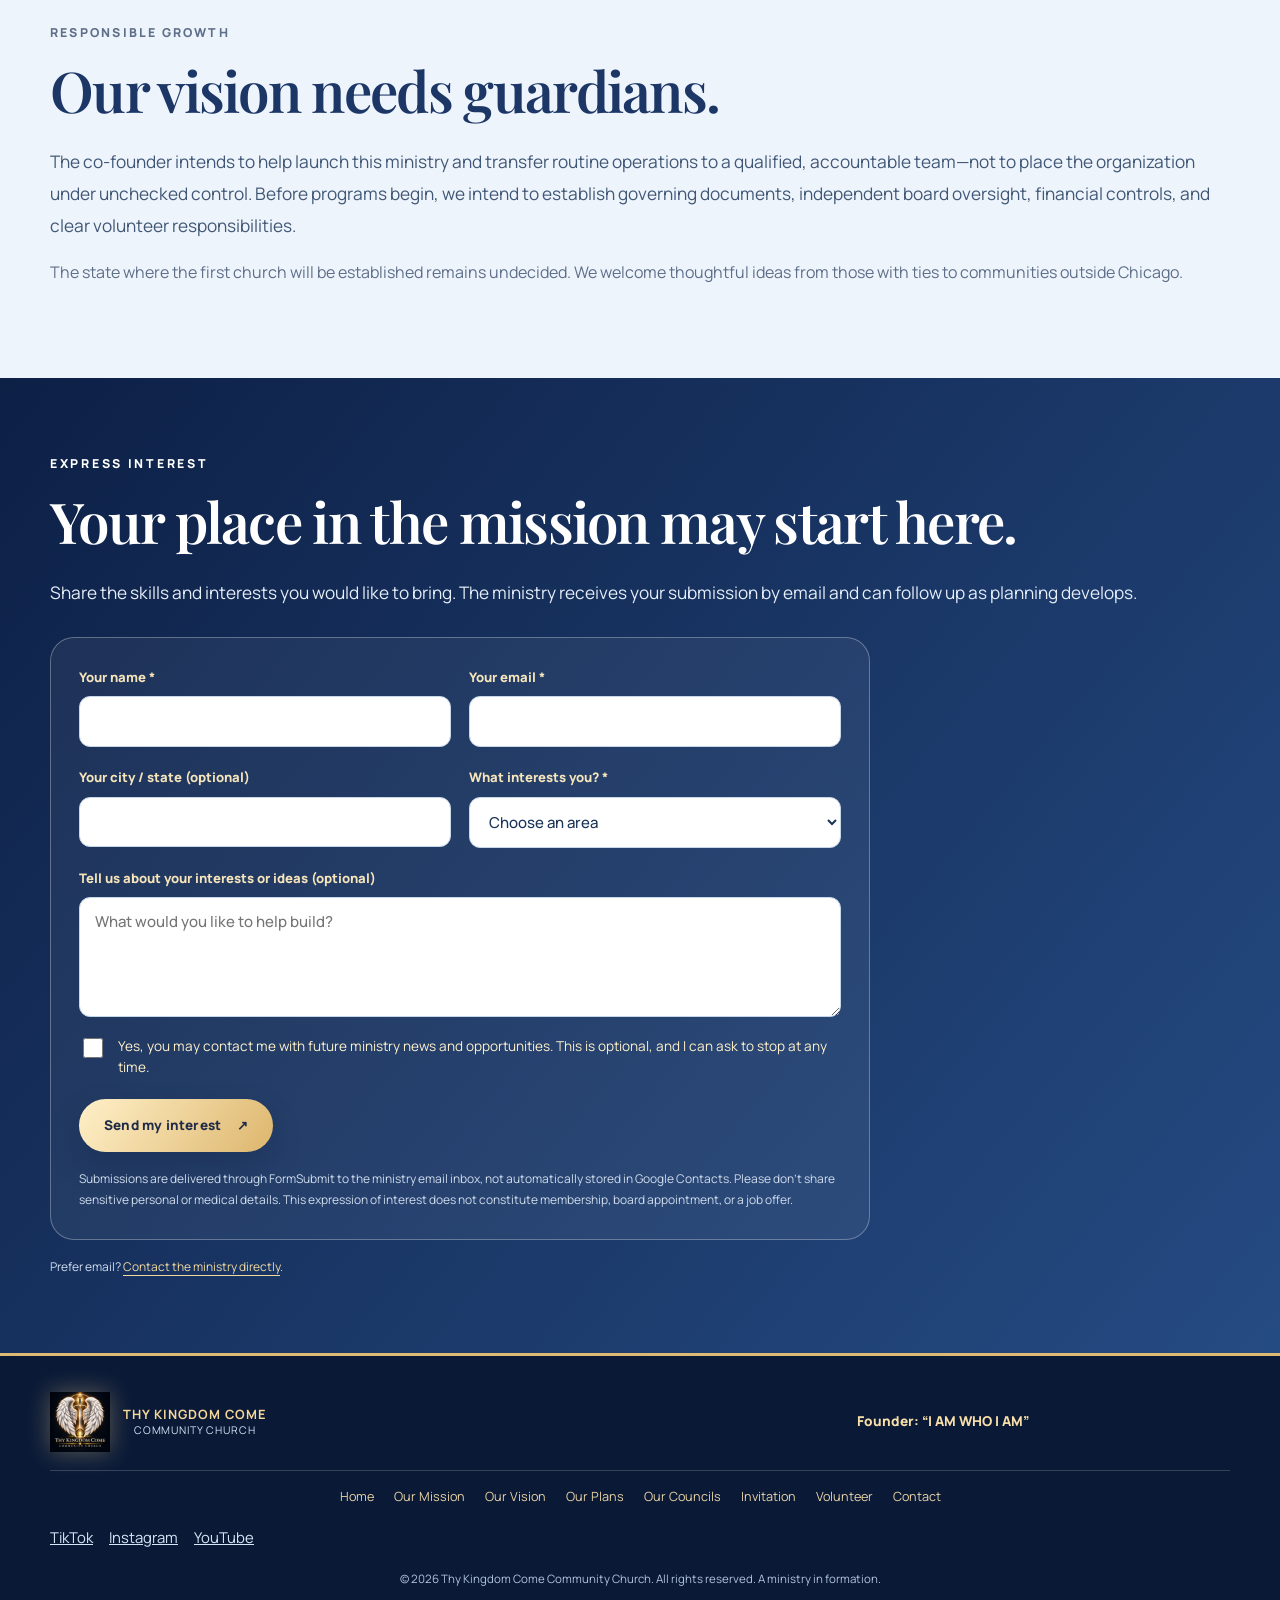
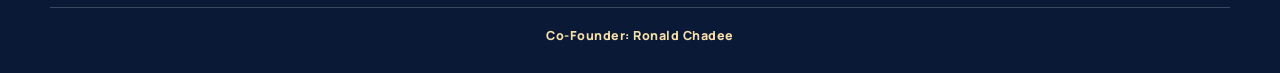
<file: volunteer.html>
<!doctype html>
<html lang="en"><head>
<meta charset="utf-8"><meta name="viewport" content="width=device-width,initial-scale=1">
<meta name="theme-color" content="#101f46"><meta name="description" content="Volunteer with Thy Kingdom Come Community Church. Help build a welcoming, service-centered community through responsible founding-stage outreach planning.">
<meta name="robots" content="index,follow,max-image-preview:large">
<link rel="canonical" href="https://thykingdomcomehumanity.org/volunteer.html">
<meta property="og:type" content="website"><meta property="og:site_name" content="Thy Kingdom Come Community Church">
<meta property="og:title" content="Volunteer | Thy Kingdom Come Community Church"><meta property="og:description" content="Volunteer with Thy Kingdom Come Community Church. Help build a welcoming, service-centered community through responsible founding-stage outreach planning.">
<meta property="og:image" content="https://thykingdomcomehumanity.org/assets/thy-kingdom-come-logo.webp">
<meta name="twitter:card" content="summary_large_image">
<meta name="twitter:title" content="Volunteer | Thy Kingdom Come Community Church">
<meta name="twitter:description" content="Volunteer with Thy Kingdom Come Community Church. Help build a welcoming, service-centered community through responsible founding-stage outreach planning.">
<meta name="twitter:image" content="https://thykingdomcomehumanity.org/assets/thy-kingdom-come-logo.webp">
<meta property="og:url" content="https://thykingdomcomehumanity.org/volunteer.html">
<link rel="icon" href="/assets/thy-kingdom-come-logo.webp" type="image/webp">
<link rel="preconnect" href="https://fonts.googleapis.com"><link rel="preconnect" href="https://fonts.gstatic.com" crossorigin>
<link href="https://fonts.googleapis.com/css2?family=Manrope:wght@400;500;600;700;800&family=Playfair+Display:wght@500;600;700&display=swap" rel="stylesheet">
<link rel="stylesheet" href="/assets/style.css?v=10"><link rel="stylesheet" href="/assets/launch.css?v=3">
<title>Volunteer | Thy Kingdom Come Community Church</title>
<script type="application/ld+json">
{
  "@context": "https://schema.org",
  "@graph": [
    {
      "@type": "WebPage",
      "@id": "https://thykingdomcomehumanity.org/volunteer.html#webpage",
      "url": "https://thykingdomcomehumanity.org/volunteer.html",
      "name": "Volunteer | Thy Kingdom Come Community Church",
      "description": "Volunteer with Thy Kingdom Come Community Church. Help build a welcoming, service-centered community through responsible founding-stage outreach planning.",
      "inLanguage": "en-US",
      "isPartOf": {
        "@id": "https://thykingdomcomehumanity.org/#website"
      },
      "about": {
        "@id": "https://thykingdomcomehumanity.org/#organization"
      }
    }
  ]
}
</script>
<script src="/assets/header-rain.js?v=1" defer></script>
</head><body class="entered founding-page"><a class="skip" href="#main-content">Skip to content</a><header class="site-header"><div class="header-light-rain" aria-hidden="true"></div><div class="container header-inner"><a class="wordmark" href="/" aria-label="Return to the main ministry website"><img src="/assets/thy-kingdom-come-logo.webp" width="94" height="94" alt=""><span>THY KINGDOM COME <small>COMMUNITY CHURCH</small></span></a><nav class="page-navigation" aria-label="Main navigation"><a href="/">Home</a><a href="/#mission">Our Mission</a><a href="/councils.html">Our Councils</a><a href="/invitation.html">Invitation</a><a href="/join.html">Join</a><a href="/partners.html">Partners</a><a href="/volunteer.html" aria-current="page">Volunteer</a><a href="/#support">Support / Donate</a><a href="/#contact">Contact</a></nav><a class="header-donate" href="https://www.zeffy.com/donation-form/the-kingdom-come-humanity-ministry" target="_blank" rel="noopener noreferrer" aria-label="Donate securely through Zeffy">❤ DONATE <span aria-hidden="true">↗</span></a></div></header>
<main id="main-content">
<section class="intro-hero"><div class="container intro-grid"><div><p class="eyebrow light">VOLUNTEER WITH PURPOSE</p><h1>Come as you are. <em>Help hope grow.</em></h1><p class="intro-emphasis">We are building the foundation before launching programs.</p><p>No special experience is necessary to express interest. If you have the time, a skill to share, local knowledge, or simply the desire to help people, there may be a place for you as this ministry takes shape.</p>
<div class="intro-actions"><a class="button gold-button" href="#volunteer-interest">Volunteer interest form <span aria-hidden="true">↗</span></a><a class="button outline-button" href="/invitation.html">Read the founding invitation <span aria-hidden="true">↗</span></a></div><p class="intro-status">Early planning stage · Opportunities will be defined as leadership and resources are established</p></div>
<div class="intro-emblem"><img src="/assets/thy-kingdom-come-logo.webp" width="350" height="350" alt="Thy Kingdom Come winged emblem"><p>Everyone belongs. Every act of compassion counts.</p></div></div></section>
<section class="subsection volunteer-details"><div class="container">
<p class="section-eyebrow">Ways to get involved</p><h2>Help build from the beginning.</h2><p class="lead-p">We are seeking people who can help shape a safe, welcoming, transparent organization, not advertising established service programs or current staff vacancies.</p>
<div class="help-list">
<article class="help-block"><h3>Community connections</h3><p>Introduce the mission to potential partners, local organizations, and people who understand community needs.</p></article>
<article class="help-block"><h3>Events and outreach planning</h3><p>Help explore future activities, coordinate volunteers, and design services with appropriate safeguards.</p></article>
<article class="help-block"><h3>Administrative support</h3><p>Contribute organization, communications, scheduling, records, and project planning skills.</p></article>
<article class="help-block"><h3>Location and launch insight</h3><p>Suggest suitable states or communities outside Chicago, including practical information about local partners and opportunities.</p></article>
</div>
<p class="stage-note">Volunteering is exploratory and unpaid at this stage. Any role or activity depends on an approved plan, appropriate screening where needed, and resources. No direct shelter, treatment, or assistance is presently promised.</p>
</div></section>
<section class="subsection founding-overview"><div class="container">
<p class="section-eyebrow">Responsible growth</p><h2>Our vision needs guardians.</h2><p class="lead-p">The co-founder intends to help launch this ministry and transfer routine operations to a qualified, accountable team—not to place the organization under unchecked control. Before programs begin, we intend to establish governing documents, independent board oversight, financial controls, and clear volunteer responsibilities.</p>
<p>The state where the first church will be established remains undecided. We welcome thoughtful ideas from those with ties to communities outside Chicago.</p>
</div></section>
<section class="subsection registration" id="volunteer-interest"><div class="container"><p class="eyebrow light">EXPRESS INTEREST</p><h2>Your place in the mission may start here.</h2><p class="lead-p">Share the skills and interests you would like to bring. The ministry receives your submission by email and can follow up as planning develops.</p>
<form class="interest-form" action="https://formsubmit.co/thykingdomcomeproject@gmail.com" method="POST" aria-label="Send interest to the ministry">
<input type="hidden" name="_subject" value="New volunteer interest — Thy Kingdom Come Community Church">
<input type="hidden" name="_next" value="https://thykingdomcomehumanity.org/thanks.html">
<input type="hidden" name="_template" value="table">
<input type="text" name="_honey" class="form-honeypot" tabindex="-1" autocomplete="off" aria-hidden="true">
<input type="hidden" name="interest_area" value="Founding volunteer">
<div class="form-grid"><div class="form-row"><label for="vol-name">Your name *</label><input id="vol-name" name="name" type="text" autocomplete="name" maxlength="100" required></div><div class="form-row"><label for="vol-email">Your email *</label><input id="vol-email" name="email" type="email" autocomplete="email" maxlength="254" required></div></div>
<div class="form-grid"><div class="form-row"><label for="vol-city">Your city / state (optional)</label><input id="vol-city" name="city_or_state" type="text" maxlength="120"></div><div class="form-row"><label for="vol-area">What interests you? *</label><select id="vol-area" name="volunteer_preference" required><option value="">Choose an area</option><option>Council of Shepherds</option><option>Divine Warriors</option><option>Outreach and community</option><option>Communications and social media</option><option>Events and organization</option><option>Administration and records</option><option>Professional or technical support</option><option>Location recommendations</option><option>Open to helping where needed</option></select></div></div>
<div class="form-row"><label for="vol-message">Tell us about your interests or ideas (optional)</label><textarea id="vol-message" name="message" rows="4" maxlength="1700" placeholder="What would you like to help build?"></textarea></div>
<label class="check-row"><input type="checkbox" name="permission_for_future_updates" value="Yes, I agree to receive future ministry updates"><span>Yes, you may contact me with future ministry news and opportunities. This is optional, and I can ask to stop at any time.</span></label>
<button class="button gold-button" type="submit">Send my interest <span aria-hidden="true">↗</span></button>
<p class="form-smallprint">Submissions are delivered through FormSubmit to the ministry email inbox, not automatically stored in Google Contacts. Please don't share sensitive personal or medical details. This expression of interest does not constitute membership, board appointment, or a job offer.</p></form><p class="form-smallprint">Prefer email? <a class="plain-link" href="mailto:thykingdomcomeproject@gmail.com?subject=Volunteer%20Inquiry">Contact the ministry directly</a>.</p>
</div></section>
</main><footer class="founder-footer">
  <div class="container footer-grid">
    <div class="footer-branding"><img src="/assets/thy-kingdom-come-logo.webp" width="60" height="60" alt=""><div><strong>THY KINGDOM COME</strong><span>COMMUNITY CHURCH</span></div></div>
    <div class="footer-founder"><strong>Founder: “I AM WHO I AM”</strong></div>
    <nav class="footer-links" aria-label="Footer navigation"><a href="/">Home</a><a href="/#mission">Our Mission</a><a href="/#vision">Our Vision</a><a href="/#pathways">Our Plans</a><a href="/councils.html">Our Councils</a><a href="/invitation.html">Invitation</a><a href="/volunteer.html">Volunteer</a><a href="/#contact">Contact</a></nav>
    <nav class="footer-social" aria-label="Official social accounts" style="display:flex;flex-wrap:wrap;gap:16px;font-size:.93rem"><a href="https://www.tiktok.com/@thy.kingdom.come29" rel="noopener noreferrer" target="_blank">TikTok</a><a href="https://www.instagram.com/thykingdomcomehumanity/" rel="noopener noreferrer" target="_blank">Instagram</a><a href="https://www.youtube.com/channel/UCAfTpzI8AHamxablPOezY9w" rel="noopener noreferrer" target="_blank">YouTube</a></nav>
<p class="footer-copyright">© 2026 Thy Kingdom Come Community Church. All rights reserved. A ministry in formation.</p>
<p class="footer-cofounder">Co-Founder: Ronald Chadee</p>
  </div>
</footer></body></html>
</file>
<file: assets/style.css>
:root{--deep:#111f43;--deepest:#09152f;--navy:#1a376d;--blue:#315c9b;--sky:#e7f1fc;--cloud:#f8fbff;--pearl:#fefdfb;--ink:#233454;--muted:#63738e;--gold:#dfc183;--gold-2:#f9e1a8;--line:#dce7f2;--shadow:0 22px 65px rgba(18,43,91,.10)}
*{box-sizing:border-box}html{scroll-behavior:smooth;scroll-padding-top:88px}body{margin:0;background:var(--cloud);color:var(--ink);font:400 16px/1.73 'Manrope',sans-serif;-webkit-font-smoothing:antialiased}body:not(.entered){overflow:hidden}body:not(.entered) #public-site{visibility:hidden}body.entered #public-site{visibility:visible}a{color:inherit}button{font:inherit}a:focus-visible,button:focus-visible{outline:3px solid #cfaa58;outline-offset:4px}.skip{position:fixed;left:12px;top:-100px;background:white;color:var(--deep);padding:10px 18px;z-index:10001}.skip:focus{top:12px}.container{width:min(1180px,calc(100% - 48px));margin:auto}h1,h2,h3,p{margin-top:0}h1,h2,h3{line-height:1.15;letter-spacing:-.03em}h1,h2{font-family:'Playfair Display',Georgia,serif;font-weight:600}h2{font-size:clamp(2.5rem,4.5vw,4.6rem);margin:15px 0 23px}h2 em,h1 em{font-style:italic;color:#5b81b1}p{margin-bottom:1em}.eyebrow{font-size:.77rem;font-weight:800;letter-spacing:.22em;color:#4271af;text-transform:uppercase}.eyebrow.light{color:#ecd59a}.button{display:inline-flex;align-items:center;justify-content:center;gap:16px;border-radius:99px;text-decoration:none;font-weight:800;font-size:.84rem;letter-spacing:.015em;padding:15px 25px;transition:transform .25s ease,box-shadow .25s ease,background .25s ease;white-space:normal}.button:hover{transform:translateY(-3px)}.gold-button{background:linear-gradient(125deg,#fff0c9,#ddb66d);color:#202c47;box-shadow:0 14px 32px #040f2930}.gold-button:hover{box-shadow:0 17px 38px #040f2955}.outline-button{border:1px solid #f4f5ff75;color:#fff;background:#ffffff12}.outline-button:hover{background:#ffffff22}.soft-button{background:#244982;color:white}.soft-button:hover{background:#173766}.section{padding:115px 0}.section-intro{max-width:780px;margin:0 auto 54px}.section-intro.center{text-align:center}.section-intro p:last-child{font-size:1.08rem;color:var(--muted)}.section-note{font-size:.78rem;color:#63738e;max-width:830px;margin:30px auto 0;text-align:center}
.welcome{position:fixed;inset:0;z-index:1000;display:grid;place-items:center;overflow:auto;background:radial-gradient(ellipse 65% 55% at 50% 36%,#5e8ab4 0%,#234b83 45%,#102853 78%,#0a1835 100%);color:#fff;text-align:center;isolation:isolate;transition:opacity .72s ease,visibility .72s ease}.welcome[hidden]{display:none!important}.entered .welcome{opacity:0;visibility:hidden;pointer-events:none}.welcome:before{content:'';position:absolute;inset:0;background:radial-gradient(ellipse 42% 45% at 50% 42%,#f7e6b13a,transparent 85%);z-index:-1}.welcome-sky{position:absolute;inset:0;pointer-events:none;overflow:hidden;z-index:-1}.heaven-orbit{position:absolute;left:50%;top:41%;transform:translate(-50%,-50%);border:1px solid #f5e2ae48;border-radius:50%;box-shadow:0 0 80px #fae6ad1d,inset 0 0 55px #fff2cc15}.orbit-one{width:min(81vw,650px);aspect-ratio:1;animation:orbit-breathe 8s ease-in-out infinite}.orbit-two{width:min(108vw,830px);aspect-ratio:1;border-color:#d5e9fa31;animation:orbit-breathe 11s ease-in-out infinite reverse}.starlight{position:absolute;inset:0;background-image:radial-gradient(#fff 1px,transparent 1.5px),radial-gradient(#ffe9bd 1px,transparent 1.8px);background-size:97px 107px,169px 147px;background-position:15px 8px,45px 63px;opacity:.28;animation:twinkle 10s ease-in-out infinite}.cloud{position:absolute;width:160%;height:220px;left:-30%;bottom:-105px;border-radius:50%;filter:blur(45px);background:linear-gradient(90deg,#bad9f088,#fff1d465,#d3eaf6ad);opacity:.4;animation:cloud-drift 19s ease-in-out infinite alternate}.cloud-two{bottom:-155px;left:-5%;animation-duration:27s;opacity:.3}.light-rain{position:absolute;inset:0;overflow:hidden}.light-drop{position:absolute;top:-25%;height:24%;width:1px;background:linear-gradient(to bottom,transparent,#fff1c2,#c5e8ff,transparent);filter:drop-shadow(0 0 6px #ffedb3);animation:lightfall linear infinite}.welcome-inner{position:relative;z-index:2;width:min(850px,calc(100% - 32px));margin:auto;padding:32px 10px 66px}.welcome-kicker{font-size:.67rem;letter-spacing:.25em;font-weight:800;color:#f5e0ab}.sparkle{padding:0 10px}.welcome-emblem{position:relative;width:clamp(180px,27vh,270px);aspect-ratio:1;margin:8px auto 12px;display:grid;place-items:center}.welcome-emblem:before{content:'';position:absolute;inset:-10%;border-radius:50%;background:radial-gradient(circle,#fff2cf32,transparent 70%);filter:blur(14px)}.welcome-emblem img{position:relative;z-index:2;width:100%;height:auto;object-fit:contain;filter:drop-shadow(0 12px 30px #020b26a6) drop-shadow(0 0 14px #ffe8af66)}.emblem-rays{position:absolute;inset:-12%;border:1px solid #ffefc744;border-radius:50%;box-shadow:0 0 0 18px #fff1cc0a,0 0 0 45px #fff1cc0a;animation:halo-breathe 7s ease-in-out infinite}.welcome-name{font-size:.8rem;letter-spacing:.25em;font-weight:800;color:#f9edcc;margin:0}.welcome-name span{display:block;font-size:.68rem;letter-spacing:.31em;color:#e0edf8;margin-top:3px}.welcome h1{font-size:clamp(2.7rem,7vw,5.7rem);line-height:1.07;margin:14px 0 8px;color:#fff;letter-spacing:-.055em;text-shadow:0 4px 25px #0b1734}.welcome-script{font:italic clamp(1.05rem,2.2vw,1.5rem)/1.4 'Playfair Display',Georgia,serif;color:#f2dfb0;margin:0 0 28px}.enter-button{display:inline-flex;gap:24px;align-items:center;justify-content:center;padding:17px 35px;border-radius:100px;background:linear-gradient(135deg,#fff2cc,#e8bf76);color:#1a2b4e;text-decoration:none;font-weight:800;font-size:.85rem;letter-spacing:.16em;box-shadow:0 0 0 7px #fff3d10d,0 12px 45px #050f2b77;transition:transform .25s,box-shadow .25s}.enter-button:hover{transform:translateY(-3px);box-shadow:0 0 0 9px #fff3d128,0 15px 50px #050f2b99}.welcome-foot{font-size:.68rem;letter-spacing:.16em;color:#d2e5fa;margin:22px 0 0;text-transform:uppercase}.welcome-access{position:absolute;bottom:16px;right:22px;z-index:4;color:#dbe9f6;font-size:.72rem;text-decoration:none;border-bottom:1px solid #e1eff57e}.welcome-access:hover{color:#fff}
.site-header{position:sticky;top:0;z-index:200;background:#ffffffee;backdrop-filter:blur(22px);border-bottom:1px solid #d4e3ef;box-shadow:0 7px 27px #0f285013}.header-inner{min-height:86px;display:flex;justify-content:space-between;align-items:center;gap:25px}.wordmark{display:flex;align-items:center;gap:11px;text-decoration:none;color:var(--deep);line-height:1.24;font-weight:800;font-size:.81rem;letter-spacing:.06em;flex-shrink:0}.wordmark img{object-fit:contain;filter:drop-shadow(0 2px 5px #1e355d55)}.wordmark small{display:block;font-size:.63rem;letter-spacing:.15em;color:#5d7aa2;margin-top:4px}.nav-links{display:flex;gap:24px;align-items:center}.nav-links a{white-space:nowrap;text-decoration:none;color:#3b5275;font-size:.77rem;font-weight:800}.nav-links a:hover{color:#ae823d}.nav-cta{flex-shrink:0;text-decoration:none;border-radius:90px;padding:12px 18px;background:#1e4278;color:white;font-size:.68rem;font-weight:800;letter-spacing:.06em}.nav-cta span{margin-left:10px}.nav-cta:hover{background:#2e5b99}
.hero-main{background:radial-gradient(ellipse at 74% 30%,#4c74a1a6,transparent 48%),linear-gradient(123deg,#0b1734 0%,#1b3b71 66%,#29548a 100%);color:#fff;position:relative;overflow:hidden;isolation:isolate}.hero-glow{position:absolute;inset:0;z-index:-1;background:radial-gradient(circle at 80% 42%,#f8e8bc34,transparent 30%),radial-gradient(circle at 20% -10%,#fff1c51b,transparent 38%)}.hero-grid{min-height:720px;display:grid;grid-template-columns:1.1fr .9fr;align-items:center;gap:35px;padding:94px 0 112px}.hero-copy{position:relative;z-index:2}.hero-copy .tiny-star{color:#f7d893;margin-right:5px}.hero-copy h1{font-size:clamp(3.6rem,6.35vw,6.8rem);line-height:1.06;margin:20px 0 28px;letter-spacing:-.05em}.hero-copy h1 em{color:#f4dca0}.hero-lead{max-width:620px;font-size:clamp(1.08rem,2vw,1.28rem);line-height:1.7;color:#f3f7ff;font-weight:600}.hero-sub{max-width:560px;color:#d0dff0;font-size:.93rem;line-height:1.9}.hero-actions{display:flex;flex-wrap:wrap;gap:13px;margin-top:29px}.hero-note{margin-top:28px;font-size:.72rem;letter-spacing:.04em;color:#c4d8ee}.status-dot{display:inline-block;width:8px;height:8px;border-radius:50%;background:#f8db95;margin-right:8px;box-shadow:0 0 12px #f8db95}.hero-art{min-height:540px;display:grid;place-items:center;position:relative;isolation:isolate}.art-aura{position:absolute;width:100%;aspect-ratio:1;max-width:540px;border-radius:50%;background:radial-gradient(circle,#f8e4ac36,#4f82ad26 55%,transparent 75%);filter:blur(12px);z-index:-1}.art-ring{position:absolute;border:1px solid #f2dfb15c;border-radius:50%;aspect-ratio:1;animation:halo-breathe 11s ease-in-out infinite}.ring-a{width:min(100%,490px)}.ring-b{width:min(80%,400px);box-shadow:0 0 48px #f5dca229;animation-delay:-5s}.hero-logo{width:min(70%,360px);height:auto;filter:drop-shadow(0 25px 35px #030e28a1) drop-shadow(0 0 13px #f8e3b470)}.floating-word{position:absolute;border:1px solid #ebecf462;background:#132b52a3;backdrop-filter:blur(10px);border-radius:100px;color:#ffedc4;padding:11px 18px;font-size:.66rem;font-weight:800;letter-spacing:.18em;box-shadow:0 12px 32px #06142b50;animation:float 6s ease-in-out infinite}.float-one{top:15%;left:2%}.float-two{right:0%;top:34%;animation-delay:-2s}.float-three{left:8%;bottom:25%;animation-delay:-4s}.art-caption{position:absolute;bottom:0;color:#f6e1b7;font:italic 1.18rem 'Playfair Display',Georgia,serif}.hero-bottom{position:absolute;bottom:0;left:0;right:0;height:7px;background:linear-gradient(90deg,transparent,#f1d59d,transparent)}
.manifesto-band{background:#e9f1fb;border-bottom:1px solid #dbe7f3}.manifesto-band .container{display:flex;justify-content:center;gap:36px;align-items:center;flex-wrap:wrap;padding:22px 0;color:#315487;font-size:.72rem;font-weight:800;letter-spacing:.2em}.band-star{color:#b58b41;font-size:1.1rem}
.mission-section{background:linear-gradient(180deg,#fbfdff,#f2f7fd)}.mission-grid{display:grid;grid-template-columns:repeat(3,minmax(0,1fr));gap:21px}.purpose-card{padding:35px 29px 32px;border:1px solid #dce7f3;border-radius:24px;background:#fff;box-shadow:0 15px 42px #253b6820;transition:transform .3s,box-shadow .3s}.purpose-card:hover{transform:translateY(-5px);box-shadow:0 20px 46px #253b6830}.icon-bubble{display:grid;place-items:center;width:54px;height:54px;border-radius:18px;background:#eaf2fc;color:#4769a0;font:1.75rem Georgia,serif;margin-bottom:22px}.purpose-card h3{font-family:'Playfair Display',serif;font-size:1.48rem;margin:0 0 13px;color:#1e3767}.purpose-card p{font-size:.84rem;color:#62718b;line-height:1.8;margin:0}
.quote-section{background:linear-gradient(110deg,#244a82,#355f94);color:#fff;text-align:center;position:relative;overflow:hidden}.quote-section:before,.quote-section:after{content:'✦';position:absolute;top:22%;font-size:7rem;color:#e5d29b17}.quote-section:before{left:6%}.quote-section:after{right:6%;top:39%}.quote-inner{padding:85px 0;position:relative}.quote-mark{color:#f7dba0;font:4rem Georgia,serif;line-height:.7}.quote-inner h2{font-size:clamp(3.3rem,6vw,5.8rem);color:#fff;margin:22px 0 12px}.quote-inner p{font:italic clamp(1.1rem,2vw,1.5rem) 'Playfair Display',serif;color:#d9e8fa}.quote-line{width:58px;height:2px;background:#e6c687;margin:25px auto}.quote-inner span{font-size:.68rem;letter-spacing:.2em;color:#d9e8f5;font-weight:800}
.vision-section{background:#fff}.vision-grid{display:grid;grid-template-columns:1.1fr .9fr;gap:90px;align-items:center}.vision-grid p{color:#62728b;font-size:.95rem;line-height:1.9}.vision-grid .body-lead{color:#334d75;font-size:1.11rem;font-weight:600}.text-link{display:inline-block;margin-top:17px;font-size:.81rem;text-transform:uppercase;letter-spacing:.1em;font-weight:800;text-decoration:none;border-bottom:1px solid #9bb1d0;padding-bottom:6px}.vision-feature{min-height:475px;padding:50px;background:radial-gradient(circle at 60% 20%,#4e7bb6 0%,#1d447a 48%,#102a58 100%);border-radius:32px;color:#fff;position:relative;overflow:hidden;box-shadow:0 28px 65px #234a7b42;display:flex;flex-direction:column;align-items:flex-start;justify-content:center}.vision-feature:before{content:'';position:absolute;width:330px;height:330px;border:1px solid #e5d7a143;border-radius:50%;right:-130px;top:-80px;box-shadow:0 0 0 50px #ffffff06}.feature-kicker{font-size:.69rem;letter-spacing:.22em;color:#efddae;font-weight:800}.vision-feature strong{font:600 clamp(6.2rem,11vw,10rem)/1 'Playfair Display',serif;color:#f5dda4;margin:13px 0 0}.vision-feature>span{font-size:1.04rem;font-weight:800;letter-spacing:.04em;text-transform:uppercase}.vision-feature p{color:#dce6f5;max-width:320px;font-size:.82rem;margin-top:17px}.feature-horizon{position:absolute;bottom:0;left:0;right:0;height:12px;background:linear-gradient(90deg,transparent,#f3dca2,transparent)}
.pathways-section{background:linear-gradient(180deg,#f0f6fd,#f9fbfe)}.pathway-list{max-width:980px;margin:auto}.pathway{display:grid;grid-template-columns:130px 1fr;gap:24px;padding:35px 10px;border-bottom:1px solid #d7e4f1}.pathway:first-child{border-top:1px solid #d7e4f1}.pathway-number{font:600 4.3rem/1 'Playfair Display',Georgia,serif;color:#adc1dc}.pathway-tag{font-size:.67rem;letter-spacing:.18em;font-weight:800;color:#a57836}.pathway h3{font:600 1.75rem 'Playfair Display',serif;color:#203f70;margin:8px 0}.pathway p{max-width:730px;color:#62718b;font-size:.92rem;margin:0}.future-note{display:flex;gap:20px;align-items:center;max-width:980px;margin:45px auto 0;padding:22px 26px;border-radius:16px;border:1px solid #d4e2f1;background:white}.future-icon{font-size:1.6rem;color:#be9957}.future-note p{color:#5a6c86;margin:0;font-size:.85rem}
.recruitment-section{background:linear-gradient(115deg,#0c1c3e 0%,#1f447a 100%);color:white}.recruitment-top{display:grid;grid-template-columns:1.1fr .9fr;align-items:end;gap:70px;margin-bottom:46px}.recruitment-top h2{margin-bottom:0}.recruitment-top h2 em{color:#efd8a0}.recruitment-top>p{color:#d2dfed;line-height:1.9;margin-bottom:8px}.recruit-grid{display:grid;grid-template-columns:repeat(2,minmax(0,1fr));gap:20px}.recruit-card{border:1px solid #98b5d858;background:linear-gradient(145deg,#ffffff16,#ffffff08);border-radius:22px;padding:34px;display:flex;flex-direction:column;min-height:270px;box-shadow:inset 0 1px #ffffff1d;transition:transform .3s,border-color .3s}.recruit-card:hover{transform:translateY(-5px);border-color:#eddbab}.recruit-index{color:#f4d999;font-weight:800;font-size:.67rem;letter-spacing:.17em}.recruit-card h3{font:600 1.7rem 'Playfair Display',Georgia,serif;margin:17px 0 10px}.recruit-card p{color:#d0def0;font-size:.85rem;line-height:1.8}.recruit-card a{margin-top:auto;color:#ffe0a1;font-size:.81rem;font-weight:800;text-decoration:none}.recruit-card a:hover{text-decoration:underline}.recruit-fineprint{font-size:.75rem;color:#c2d4e8;margin:25px 0 0}
.support-section{background:#f8fbff}.support-grid{display:grid;grid-template-columns:1.05fr .95fr;gap:85px;align-items:center}.support-grid>div:first-child p:last-child{color:#697993;max-width:540px}.support-panel{background:white;border:1px solid #dce6f1;border-radius:26px;padding:38px;box-shadow:var(--shadow)}.support-symbol{font-size:2.6rem;color:#d5b26e}.support-panel h3{font:600 2rem 'Playfair Display',serif;color:#244677;margin:10px 0}.support-panel>p{color:#657590}.coming-soon{display:block;font-size:.72rem;color:#8b692e;font-weight:800;letter-spacing:.13em;margin:24px 0}.support-panel .microcopy{margin:18px 0 0;font-size:.7rem}
.contact-section{color:white;text-align:center;background:radial-gradient(circle at 50% 0%,#5d80ad 0%,#2a5086 40%,#10274e 100%);position:relative;overflow:hidden}.contact-section:before{content:'';position:absolute;inset:0;background:radial-gradient(circle at 10% 80%,#f4dca217,transparent 35%),radial-gradient(circle at 90% 10%,#e7f4ff1c,transparent 35%)}.contact-inner{position:relative;padding:100px 0}.contact-star{color:#f9dfaa;font-size:2.5rem}.contact-inner h2{font-size:clamp(3rem,5.8vw,5.3rem);margin:16px 0}.contact-inner h2 em{color:#f6dfa8}.contact-inner>p:not(.eyebrow){max-width:650px;margin:0 auto 30px;color:#dce9f7}.contact-email{display:block;color:#dce8f5;margin-top:25px;font-size:.89rem;text-underline-offset:5px;overflow-wrap:anywhere}
.footer{background:#0b1b38;color:#d1dfef;padding:52px 0 27px}.footer-grid{display:flex;justify-content:space-between;align-items:center;gap:20px}.footer-brand{display:flex;align-items:center;gap:15px}.footer-brand img{object-fit:contain}.footer-brand strong,.footer-brand span,.footer-brand small{display:block}.footer-brand strong{font-size:.86rem;letter-spacing:.12em;color:white}.footer-brand span{font-size:.64rem;letter-spacing:.19em}.footer-brand small{margin-top:6px;font:italic .85rem 'Playfair Display',Georgia,serif;color:#f0d89f}.footer-links{display:flex;gap:26px;flex-wrap:wrap}.footer-links a{font-size:.82rem;text-decoration:none}.footer-links a:hover{color:#f9dfaa}.footer-bottom{display:flex;justify-content:space-between;align-items:center;gap:20px;border-top:1px solid #dce7f325;margin-top:37px;padding-top:22px}.footer-bottom p{font-size:.69rem;color:#9fb4ce;margin:0}.footer-bottom button{background:none;border:0;color:#d4bd88;font-size:.73rem;cursor:pointer;white-space:nowrap}.motion-ready .reveal{opacity:0;transform:translateY(23px);transition:opacity .8s ease,transform .8s cubic-bezier(.16,1,.3,1)}.motion-ready .reveal.seen{opacity:1;transform:none}
@keyframes lightfall{0%{transform:translateY(-50vh) rotate(7deg)}100%{transform:translateY(140vh) rotate(7deg)}}@keyframes halo-breathe{0%,100%{opacity:.55;transform:scale(.98)}50%{opacity:.95;transform:scale(1.04)}}@keyframes twinkle{0%,100%{opacity:.2}50%{opacity:.5}}@keyframes cloud-drift{to{transform:translateX(13%)}}@keyframes float{0%,100%{transform:translateY(0)}50%{transform:translateY(-12px)}}
@media(max-width:1100px){.nav-links{gap:14px}.nav-cta{display:none}.hero-grid{grid-template-columns:1.06fr .94fr}.hero-copy h1{font-size:clamp(3.25rem,6vw,5.6rem)}.vision-grid,.support-grid{gap:45px}}
@media(max-width:850px){.header-inner{flex-wrap:wrap;padding:10px 0 13px;gap:7px}.nav-links{justify-content:center;width:100%;overflow:auto;padding:0 0 2px}.hero-grid{grid-template-columns:1fr;gap:0;padding:76px 0}.hero-copy{text-align:center}.hero-copy .hero-lead,.hero-copy .hero-sub{margin-left:auto;margin-right:auto}.hero-actions{justify-content:center}.hero-art{min-height:420px;margin-top:10px}.hero-logo{max-width:290px}.art-caption{bottom:-6px}.mission-grid{grid-template-columns:repeat(2,minmax(0,1fr))}.vision-grid,.support-grid,.recruitment-top{grid-template-columns:1fr;gap:36px}.vision-feature{min-height:380px}.recruitment-top{margin-bottom:30px}.section{padding:88px 0}}
@media(max-width:620px){.container{width:min(100% - 34px,1180px)}.welcome-inner{padding:16px 6px 40px}.welcome-emblem{width:clamp(155px,25vh,220px);margin:6px auto}.welcome-kicker{font-size:.55rem;letter-spacing:.15em}.welcome h1{font-size:clamp(2.5rem,11vw,4rem)}.welcome-name{font-size:.69rem;letter-spacing:.15em}.welcome-name span{font-size:.58rem;letter-spacing:.17em}.welcome-script{font-size:1rem;margin-bottom:22px}.enter-button{font-size:.76rem;padding:15px 23px;gap:15px}.welcome-foot{font-size:.56rem}.welcome-access{font-size:.59rem;bottom:9px;right:12px}.header-inner{min-height:0}.wordmark img{width:44px;height:44px}.wordmark{font-size:.72rem}.wordmark small{font-size:.54rem}.nav-links{justify-content:flex-start;gap:18px}.nav-links a{font-size:.67rem}.hero-grid{padding:65px 0 82px}.hero-copy h1{font-size:clamp(3rem,11vw,4.6rem)}.hero-lead{font-size:1.02rem}.hero-sub{font-size:.85rem}.hero-actions .button{width:100%}.hero-art{min-height:340px}.hero-logo{width:59%;max-width:220px}.floating-word{padding:8px 12px;font-size:.53rem}.art-caption{font-size:.95rem}.manifesto-band .container{gap:9px;padding:18px 0;font-size:.51rem;letter-spacing:.1em}.band-star{font-size:.77rem}.section{padding:72px 0}.section-intro{margin-bottom:32px}.mission-grid,.recruit-grid{grid-template-columns:1fr}.purpose-card{padding:28px}.vision-feature{padding:37px;min-height:330px}.pathway{grid-template-columns:72px 1fr;gap:11px;padding:27px 0}.pathway-number{font-size:2.7rem}.pathway h3{font-size:1.34rem}.pathway p{font-size:.79rem}.future-note{padding:20px;align-items:flex-start}.recruit-card{padding:28px;min-height:0}.recruit-card h3{font-size:1.5rem}.support-panel{padding:27px}.contact-inner{padding:75px 0}.footer-grid,.footer-bottom{flex-direction:column;align-items:flex-start}.footer-links{gap:18px}.footer-bottom{margin-top:25px}.footer-bottom p{line-height:1.7}.quote-inner{padding:70px 0}}
@media(prefers-reduced-motion:reduce){*,*::before,*::after{animation:none!important;transition:none!important;scroll-behavior:auto!important}.motion-ready .reveal{opacity:1;transform:none}}
@keyframes orbit-breathe{0%,100%{opacity:.55;transform:translate(-50%,-50%) scale(.98)}50%{opacity:.95;transform:translate(-50%,-50%) scale(1.04)}}

/* Emblem visibility and alignment refinements — Nov 18, 2026 */
.header-inner{min-height:116px;gap:18px}
.wordmark{gap:16px}
.wordmark img{width:102px;height:102px;flex:0 0 auto;object-fit:contain;filter:drop-shadow(0 4px 10px #1e355d50)}
.wordmark>span{font:700 1.12rem/1.18 'Playfair Display',Georgia,serif;letter-spacing:.02em}
.wordmark small{font-family:'Manrope',sans-serif;font-size:.65rem;letter-spacing:.15em;line-height:1.4}
.nav-links{flex:1;justify-content:center;gap:20px}
.footer{padding:64px 0 30px}
.footer-grid{flex-direction:column;justify-content:center;text-align:center;gap:24px}
.footer-brand{flex-direction:column;justify-content:center;gap:12px}
.footer-brand img{width:148px;height:148px;object-fit:contain;filter:drop-shadow(0 0 17px #f7df9e44)}
.footer-brand strong{font:700 1.5rem/1.3 'Playfair Display',Georgia,serif;letter-spacing:.06em}
.footer-brand span{font-size:.73rem;letter-spacing:.23em;margin-top:5px}
.footer-brand small{margin-top:8px;font-size:1rem}
.footer-links{justify-content:center;gap:28px}
.footer-bottom{flex-direction:column;justify-content:center;text-align:center;gap:12px}
.footer-bottom p{max-width:820px}
@media(max-width:850px){
  .header-inner{display:flex;flex-direction:column;justify-content:center;gap:8px;padding:10px 0 13px;min-height:0}
  .wordmark{gap:14px;justify-content:center}
  .wordmark img{width:94px;height:94px}
  .nav-links{width:100%;justify-content:center;flex-wrap:wrap;overflow:visible;gap:10px 19px}
  .nav-cta{display:none}
}
@media(max-width:620px){
  .header-inner{padding:11px 0 15px;gap:9px}
  .wordmark{gap:9px}
  .wordmark img{width:86px;height:86px}
  .wordmark>span{font-size:1.01rem}
  .wordmark small{font-size:.57rem;letter-spacing:.09em}
  .nav-links{justify-content:center;gap:8px 15px}
  .nav-links a{font-size:.67rem}
  .footer-brand img{width:138px;height:138px}
  .footer-brand strong{font-size:1.36rem}
  .footer-brand span{font-size:.68rem;letter-spacing:.15em}
  .footer-links{gap:15px 22px}
}

/* Heavenly blue header: the original entrance-page falling light over a dark sky */
.site-header{
  isolation:isolate;
  overflow:hidden;
  background:radial-gradient(ellipse 65% 55% at 50% 36%,#5e8ab4 0%,#234b83 45%,#102853 78%,#0a1835 100%);
  border-bottom:1px solid rgba(246,219,156,.55);
  box-shadow:0 9px 29px rgba(6,18,41,.26);
}
.site-header::before{
  content:"";position:absolute;inset:0;z-index:0;pointer-events:none;
  background:
    radial-gradient(circle at 23% 42%,rgba(255,236,185,.17),transparent 28%),
    radial-gradient(circle at 82% 36%,rgba(179,218,255,.17),transparent 25%),
    radial-gradient(rgba(255,247,214,.60) .7px,transparent 1px);
  background-size:auto,auto,81px 74px;
}
.header-light-rain{
  position:absolute;inset:0;z-index:0;overflow:hidden;pointer-events:none;
}
.header-light-drop{
  position:absolute;top:-4px;width:2px;height:100px;border-radius:2px;
  background:linear-gradient(180deg,transparent,rgba(255,239,193,.60),rgba(224,241,255,.84),transparent);
  filter:drop-shadow(0 0 5px rgba(249,231,171,.8));
  animation:header-falling-light linear infinite;
}
@keyframes header-falling-light{
  from{transform:translate3d(0,-90px,0)}
  to{transform:translate3d(16px,500px,0)}
}
.header-inner{position:relative;z-index:1;min-height:125px}
.wordmark{color:#fff;text-shadow:0 2px 8px rgba(0,10,30,.4)}
.wordmark img{width:118px;height:118px;object-fit:contain;filter:drop-shadow(0 5px 15px rgba(248,220,160,.5))}
.wordmark small{color:#e3edf9}
.nav-links a{color:#eef5ff;text-shadow:0 1px 5px rgba(0,12,37,.45)}
.nav-links a:hover{color:#fbe0a6}
.nav-cta{background:linear-gradient(125deg,#f9e1a8,#d9b06b);color:#172b4c}
.nav-cta:hover{background:#fff0c7}
.footer-brand img{width:185px;height:185px;object-fit:contain}
@media(max-width:850px){
  .header-inner{min-height:0}
  .wordmark img{width:108px;height:108px}
}
@media(max-width:620px){
  .wordmark img{width:102px;height:102px}
  .footer-brand img{width:165px;height:165px}
}
@media(prefers-reduced-motion:reduce){
  .header-light-drop{animation:none;display:none}
}

/* Ministry message form */
.contact-inner{max-width:980px}
.contact-form{
  position:relative;margin:37px auto 0;padding:29px;text-align:left;
  border:1px solid rgba(241,221,174,.32);border-radius:24px;
  background:rgba(9,26,55,.60);box-shadow:0 16px 46px rgba(5,15,32,.20);
}
.contact-form-fields{display:grid;grid-template-columns:1fr 1fr;gap:18px}
.contact-field{display:flex;flex-direction:column;gap:6px;margin-bottom:18px}
.contact-field label{font-size:.83rem;font-weight:800;letter-spacing:.02em;color:#fff4d8}
.contact-optional{font-size:.75rem;font-weight:500;color:#d6e6f6}
.contact-field input,.contact-field textarea{
  width:100%;min-width:0;border:1px solid rgba(230,241,255,.54);border-radius:13px;
  background:rgba(255,255,255,.97);color:#152e51;font:500 .94rem/1.5 'Manrope',sans-serif;
  padding:13px 16px;box-shadow:none;
}
.contact-field textarea{resize:vertical;min-height:125px}
.contact-field input::placeholder,.contact-field textarea::placeholder{color:#63758d}
.contact-field input:focus-visible,.contact-field textarea:focus-visible{
  outline:3px solid #f6d79b;outline-offset:2px
}
.contact-submit{border:0;cursor:pointer;margin-top:2px;min-width:190px}
.contact-privacy{color:#d9e8f5;font-size:.76rem;line-height:1.7;margin:19px 0 0}
.contact-direct{color:#e8f1fa;font-size:.85rem;margin:18px auto 0}
.contact-direct a{color:#ffe2a7;text-underline-offset:4px;overflow-wrap:anywhere}
.form-honeypot{position:absolute!important;width:1px;height:1px;overflow:hidden;opacity:0;pointer-events:none}
html{scroll-padding-top:145px}
@media(max-width:850px){html{scroll-padding-top:180px}}
@media(max-width:620px){
 .contact-form{padding:20px 16px;border-radius:20px}
 .contact-form-fields{grid-template-columns:1fr;gap:0}
 .contact-submit{width:100%}
 html{scroll-padding-top:175px}
}

/* Mobile navigation: all primary sections stay accessible after removal of footer */
@media(max-width:850px){.nav-links{gap:10px 18px;flex-wrap:wrap;justify-content:center}}
@media(max-width:620px){.nav-links{gap:8px 13px}.nav-links a{font-size:.67rem}}

/* Center the two-line ministry name in the header. */
.wordmark > span{display:block;text-align:center}
.wordmark small{text-align:center}

/* Seven floating ministry values around the existing winged emblem. */
.float-one{top:10%;left:4%}
.float-two{top:29%;right:0}
.float-three{bottom:25%;left:7%}
.float-four{top:5%;right:16%;animation-delay:-1s}
.float-five{top:43%;left:-2%;animation-delay:-3s}
.float-six{bottom:24%;right:2%;animation-delay:-1.5s}
.float-seven{bottom:9%;left:22%;animation-delay:-3.5s}
@media(max-width:620px){
  .hero-art{min-height:445px}
  .floating-word{padding:7px 10px;font-size:.53rem;letter-spacing:.12em}
  .float-one{top:7%;left:1%}
  .float-two{top:31%;right:0}
  .float-three{bottom:27%;left:1%}
  .float-four{top:7%;right:4%}
  .float-five{top:46%;left:0}
  .float-six{bottom:27%;right:1%}
  .float-seven{bottom:10%;left:24%}
  .art-caption{bottom:-4px}
}


/* Reflective metallic-gold lettering — November 18, 2026. */
:root{--gold-metal-light:#f7dfaa;--gold-metal-dark:#88591d}
.welcome h1,.welcome-name,.welcome-name span,.wordmark > span,.wordmark small,
.hero-copy h1,.hero-copy h1 em,.quote-inner h2,.recruitment-top h2,
.recruitment-top h2 em,.contact-inner h2,.contact-inner h2 em,.footer-brand strong{
  color:var(--gold-metal-light);
}
@supports ((background-clip:text) or (-webkit-background-clip:text)){
  .welcome h1,.welcome-name,.welcome-name span,.wordmark > span,.wordmark small,
  .hero-copy h1,.hero-copy h1 em,.quote-inner h2,.recruitment-top h2,
  .recruitment-top h2 em,.contact-inner h2,.contact-inner h2 em,.footer-brand strong{
    background-image:linear-gradient(110deg,#b58036 0%,#f9e5b9 22%,#fffbea 36%,#e4ae56 53%,#ffefc5 67%,#ba8137 87%,#f7dfa5 100%);
    background-size:210% 100%;
    background-clip:text;
    -webkit-background-clip:text;
    -webkit-text-fill-color:transparent;
    animation:gold-letter-shimmer 9s ease-in-out infinite alternate;
  }
  .section h2 em,.vision-feature strong{
    color:var(--gold-metal-dark);
    background-image:linear-gradient(105deg,#583607 0%,#956019 29%,#efd28c 44%,#98651f 60%,#583607 100%);
    background-size:190% 100%;
    background-clip:text;
    -webkit-background-clip:text;
    -webkit-text-fill-color:transparent;
  }
  .vision-feature strong{
    background-image:linear-gradient(105deg,#b58036 0%,#fff1c6 45%,#d49b42 73%,#f6d38b 100%);
  }
}
@keyframes gold-letter-shimmer{
  from{background-position:0% center}
  to{background-position:100% center}
}
/* Symbols illustrate an open invitation rather than an exhaustive list of traditions. */
.multi-faith-card{border-color:#dfc998;background:linear-gradient(160deg,#fff 0%,#fffdf7 100%)}
.multi-faith-card .icon-bubble{background:#f7efdc;color:#91651e}
.faith-symbols{display:flex;flex-wrap:wrap;gap:9px;margin:21px 0 12px;align-items:center}
.faith-symbols span{
  display:grid;place-items:center;width:35px;height:35px;
  flex:0 0 35px;border:1px solid #d7bd88;border-radius:50%;
  background:linear-gradient(135deg,#fff9e8,#f5e5bf);
  color:#705017;font:normal 1.3rem/1 Georgia,'Noto Sans Symbols 2','Noto Sans Devanagari',serif;
  box-shadow:0 3px 8px rgba(95,62,22,.10)
}
.multi-faith-card .faith-invite{font-size:.72rem;font-weight:800;letter-spacing:.025em;color:#72521f;margin:8px 0 0}
@media(prefers-reduced-motion:reduce){
  .welcome h1,.welcome-name,.welcome-name span,.wordmark > span,.wordmark small,
  .hero-copy h1,.hero-copy h1 em,.quote-inner h2,.recruitment-top h2,
  .recruitment-top h2 em,.contact-inner h2,.contact-inner h2 em,.footer-brand strong{
    animation:none!important;background-position:45% center;
  }
}
</file>
<file: assets/launch.css>
/* Shared styles for the founding invitation, volunteer and footer pages */
.founder-footer{background:#0a1936;border-top:3px solid #ddbb75;color:#d6e5f6;padding:36px 0 26px}
.footer-grid{display:grid;grid-template-columns:1fr 1fr;gap:18px 30px;align-items:center}
.footer-branding{display:flex;gap:13px;align-items:center}
.footer-branding img{object-fit:contain;filter:drop-shadow(0 0 12px #e8cf8b5e)}
.footer-branding strong,.footer-branding span{display:block;line-height:1.45;letter-spacing:.08em}
.footer-branding strong{color:#f5d79a;font-size:.8rem}.footer-branding span{font-size:.66rem;color:#d6e5f6}
.footer-founder strong{display:block;color:#f8dfaa;font-weight:800}.footer-founder span{display:block;font-size:.76rem;color:#c5d7eb}
.footer-links,.footer-copyright{grid-column:1/-1}
.footer-links{display:flex;gap:10px 20px;flex-wrap:wrap;border-top:1px solid #ffffff2d;padding-top:15px}
.footer-links a{color:#e8d2a6;font-size:.79rem;text-underline-offset:4px}.footer-links a:hover{color:#fff}
.footer-copyright{font-size:.72rem;color:#afc5dc;margin:0}
body.founding-page{overflow:auto;background:#f7faff}
.founding-page .site-header{position:relative}
.founding-page .wordmark{min-width:0}
.founding-page .page-navigation{display:flex;gap:10px 20px;flex-wrap:wrap;align-items:center;justify-content:flex-end}
.founding-page .page-navigation a{text-decoration:none;color:#304c77;font-size:.79rem;font-weight:800}
.founding-page .page-navigation a:hover,.founding-page .page-navigation a[aria-current="page"]{color:#9d6c28}
.founding-page .page-navigation .nav-cta{color:white}
.founding-page .intro-hero{position:relative;background:radial-gradient(circle at 73% 35%,#436da365,transparent 49%),linear-gradient(125deg,#0b1937 0%,#173668 68%,#285184 100%);overflow:hidden;color:white;padding:88px 0 90px}
.founding-page .intro-hero::before{content:"";position:absolute;inset:0;pointer-events:none;background:radial-gradient(circle at 85% 8%,#f4dca225,transparent 42%)}
.founding-page .intro-grid{display:grid;grid-template-columns:1.15fr .85fr;align-items:center;gap:34px;position:relative}
.founding-page .intro-grid h1{font:600 clamp(3rem,6.4vw,5.3rem)/1.12 'Playfair Display',Georgia,serif;letter-spacing:-.055em;margin:10px 0 20px}
.founding-page .intro-grid h1 em{display:block;font-style:italic;color:#f4dcaa}
.founding-page .intro-grid p{color:#dce7f6;max-width:680px;font-size:1.01rem}
.founding-page .intro-grid .intro-emphasis{font-size:1.16rem;color:#fff;font-weight:700}
.founding-page .intro-emblem{text-align:center}
.founding-page .intro-emblem img{width:min(100%,350px);height:auto;filter:drop-shadow(0 25px 44px #0008) drop-shadow(0 0 24px #eccf9380)}
.founding-page .intro-emblem p{font:italic 1.16rem 'Playfair Display',Georgia,serif;color:#e9cf9a;margin:0 auto}
.founding-page .intro-actions{display:flex;gap:12px;flex-wrap:wrap;margin-top:27px}
.founding-page .intro-status{margin-top:22px!important;font-size:.78rem!important;color:#e5d3aa!important}
.founding-page .subsection{padding:75px 0}
.founding-page .subsection h2{font-size:clamp(2.3rem,4.4vw,3.9rem);color:#1c3666}
.founding-page .subsection h3{font-size:1.4rem;color:#1b3767}
.founding-page .subsection p{color:#5e6f89}
.founding-page .section-eyebrow{font-weight:800;letter-spacing:.18em;font-size:.77rem;color:#9b6d2a;text-transform:uppercase}
.founding-page .lead-p{font-size:1.08rem;color:#405775!important;line-height:1.85}
.founding-page .founder-story{background:white}
.founding-page .founder-story-inner{max-width:840px;margin:0 auto;text-align:center}
.founding-page .founder-story blockquote{margin:20px auto;font:italic clamp(1.25rem,2.2vw,1.7rem)/1.6 'Playfair Display',Georgia,serif;color:#264b7a}
.founding-page .signed-by{font-size:.82rem;font-weight:800;color:#916b2b!important}
.founding-page .founding-overview{background:#eef4fc}
.founding-page .phase-grid,.founding-page .role-grid{display:grid;grid-template-columns:repeat(3,minmax(0,1fr));gap:18px}
.founding-page .phase-card,.founding-page .role-card{background:#fff;border-radius:21px;padding:27px;box-shadow:0 14px 34px #122d5215;border:1px solid #dce5ef}
.founding-page .role-grid{grid-template-columns:repeat(2,minmax(0,1fr))}
.founding-page .phase-number{display:block;color:#a47e3f;font-size:.75rem;letter-spacing:.18em;font-weight:800;margin-bottom:12px}
.founding-page .phase-card h3,.founding-page .role-card h3{font-size:1.25rem;margin:0 0 9px}
.founding-page .phase-card p,.founding-page .role-card p{font-size:.87rem;margin:0}
.founding-page .stage-note{max-width:820px;font-size:.8rem;color:#6c7790!important;margin:28px auto 0;text-align:center}
.founding-page .roles-section{background:#f9fbff}
.founding-page .roles-section .center-head{text-align:center;max-width:790px;margin:0 auto 35px}
.founding-page .roles-section .center-head p:last-child{color:#64758e}
.founding-page .role-card .role-tag{display:block;margin:0 0 12px;color:#a77b39;font-size:.71rem;font-weight:800;letter-spacing:.15em;text-transform:uppercase}
.founding-page .role-card a{display:inline-block;margin-top:15px;color:#1c5187;text-underline-offset:3px;font-size:.85rem;font-weight:800}
.founding-page .launch-location{background:linear-gradient(118deg,#eaf2fb,#fefaf0)}
.founding-page .location-panel{background:white;border:1px solid #d7e4f1;border-left:5px solid #d3ac63;border-radius:22px;padding:35px;max-width:900px;box-shadow:0 12px 35px #16345e11}
.founding-page .location-panel h2{margin:6px 0 20px}
.founding-page .registration{background:linear-gradient(130deg,#0d2046,#254b83);color:white}
.founding-page .registration h2,.founding-page .registration p{color:white}
.founding-page .registration .lead-p{color:#e5edf8!important}
.founding-page .interest-form{max-width:820px;background:#ffffff0f;border:1px solid #ffffff4b;border-radius:24px;padding:28px;margin-top:28px}
.founding-page .form-grid{display:grid;grid-template-columns:1fr 1fr;gap:18px}
.founding-page .form-row{margin-bottom:19px}
.founding-page .form-row label{display:block;font-size:.82rem;font-weight:800;color:#f6e5ba;margin-bottom:8px}
.founding-page .form-row input,.founding-page .form-row textarea,.founding-page .form-row select{display:block;width:100%;padding:13px 15px;color:#1a3458;background:#fff;border-radius:11px;border:1px solid #c6d7e8;font:500 .94rem/1.5 'Manrope',Arial,sans-serif}
.founding-page .form-row textarea{min-height:120px;resize:vertical}
.founding-page .form-row input:focus-visible,.founding-page .form-row textarea:focus-visible,.founding-page .form-row select:focus-visible{outline:3px solid #efcb80;outline-offset:2px}
.founding-page .check-row{display:flex;gap:12px;align-items:flex-start;font-size:.85rem;color:#fff1cb;margin:12px 0 22px;line-height:1.5}
.founding-page .check-row input{width:20px;height:20px;flex-shrink:0;margin-top:2px}
.founding-page .interest-form button{border:0;cursor:pointer}
.founding-page .form-smallprint{font-size:.75rem;color:#d0dded!important;margin:17px 0 0}
.founding-page .form-honeypot{position:absolute!important;width:1px!important;height:1px!important;opacity:0;pointer-events:none}
.founding-page .plain-link{color:#f1d9a0;text-underline-offset:4px}
.founding-page .volunteer-details{background:#f8fbff}
.founding-page .volunteer-details .help-list{display:grid;grid-template-columns:1fr 1fr;gap:18px}
.founding-page .help-block{background:white;padding:25px;border:1px solid #dce5f0;border-radius:20px}
.founding-page .help-block h3{margin-bottom:12px}
.founding-page .help-block p{font-size:.88rem;margin:0}
@media(max-width:870px){.founding-page .intro-grid{grid-template-columns:1fr}.founding-page .intro-emblem img{max-width:230px}.founding-page .header-inner{flex-wrap:wrap;justify-content:center;padding:14px 0}.founding-page .page-navigation{justify-content:center}}
@media(max-width:650px){.footer-grid{grid-template-columns:1fr}.founding-page .intro-hero{padding:65px 0}.founding-page .phase-grid,.founding-page .role-grid,.founding-page .form-grid,.founding-page .volunteer-details .help-list{grid-template-columns:1fr}.founding-page .subsection{padding:60px 0}.founding-page .interest-form{padding:20px}.founding-page .page-navigation{gap:8px 14px}.founding-page .page-navigation a{font-size:.73rem}}
@media(prefers-reduced-motion:reduce){.founding-page *{scroll-behavior:auto!important}}
/* Preserve the homepage's metallic-gold lettering in new page headlines. */
@supports ((background-clip:text) or (-webkit-background-clip:text)){
.founding-page .intro-grid h1 em{background-image:linear-gradient(110deg,#b58036 0%,#f9e5b9 22%,#fffbea 36%,#e4ae56 53%,#ffefc5 67%,#ba8137 87%,#f7dfa5 100%);background-size:210% 100%;background-clip:text;-webkit-background-clip:text;-webkit-text-fill-color:transparent;animation:gold-letter-shimmer 9s ease-in-out infinite alternate}
}
@media(prefers-reduced-motion:reduce){.founding-page .intro-grid h1 em{animation:none}}

/* Unified founding-site navigation, footer attributions and safe donation placeholder — 2026-11-21 */
.founding-page .page-navigation a{color:#ecf2fc;text-shadow:0 1px 5px rgba(0,12,37,.52)}
.founding-page .page-navigation a:hover,.founding-page .page-navigation a[aria-current="page"]{color:#ffe1a0}
.founding-page .page-navigation{gap:9px 16px}
.founding-page .site-header .wordmark{color:#fff}
.footer-founder strong{font-size:.85rem}
.footer-cofounder{grid-column:1/-1;margin:0;border-top:1px solid rgba(255,255,255,.20);padding-top:17px;text-align:center;color:#f8dfaa;font-size:.78rem;font-weight:800;letter-spacing:.04em}
.donation-disabled{opacity:.79;cursor:not-allowed;box-shadow:none;margin:6px 0 17px;max-width:100%}
.donation-disabled:hover{transform:none;box-shadow:none}
@media(max-width:870px){.founding-page .page-navigation{justify-content:center}}


/* Sitewide donate CTA — Thy Kingdom Come / Zeffy */
.header-donate{display:inline-flex;align-items:center;justify-content:center;flex-shrink:0;gap:7px;padding:12px 18px;border-radius:999px;background:linear-gradient(120deg,#fbe9b6,#d9ac59);color:#12294a!important;text-decoration:none;font-weight:800;font-size:.78rem;letter-spacing:.055em;box-shadow:0 4px 20px #f1c47755;white-space:nowrap;position:relative;z-index:2}
.header-donate:hover,.header-donate:focus-visible{background:#fff1c6;transform:translateY(-1px)}
@media(max-width:1100px){.header-donate{padding:10px 13px;font-size:.7rem}}
@media(max-width:870px){.founding-page .header-donate{order:2;margin:6px auto}.founding-page .page-navigation{order:3;width:100%}}
</file>
